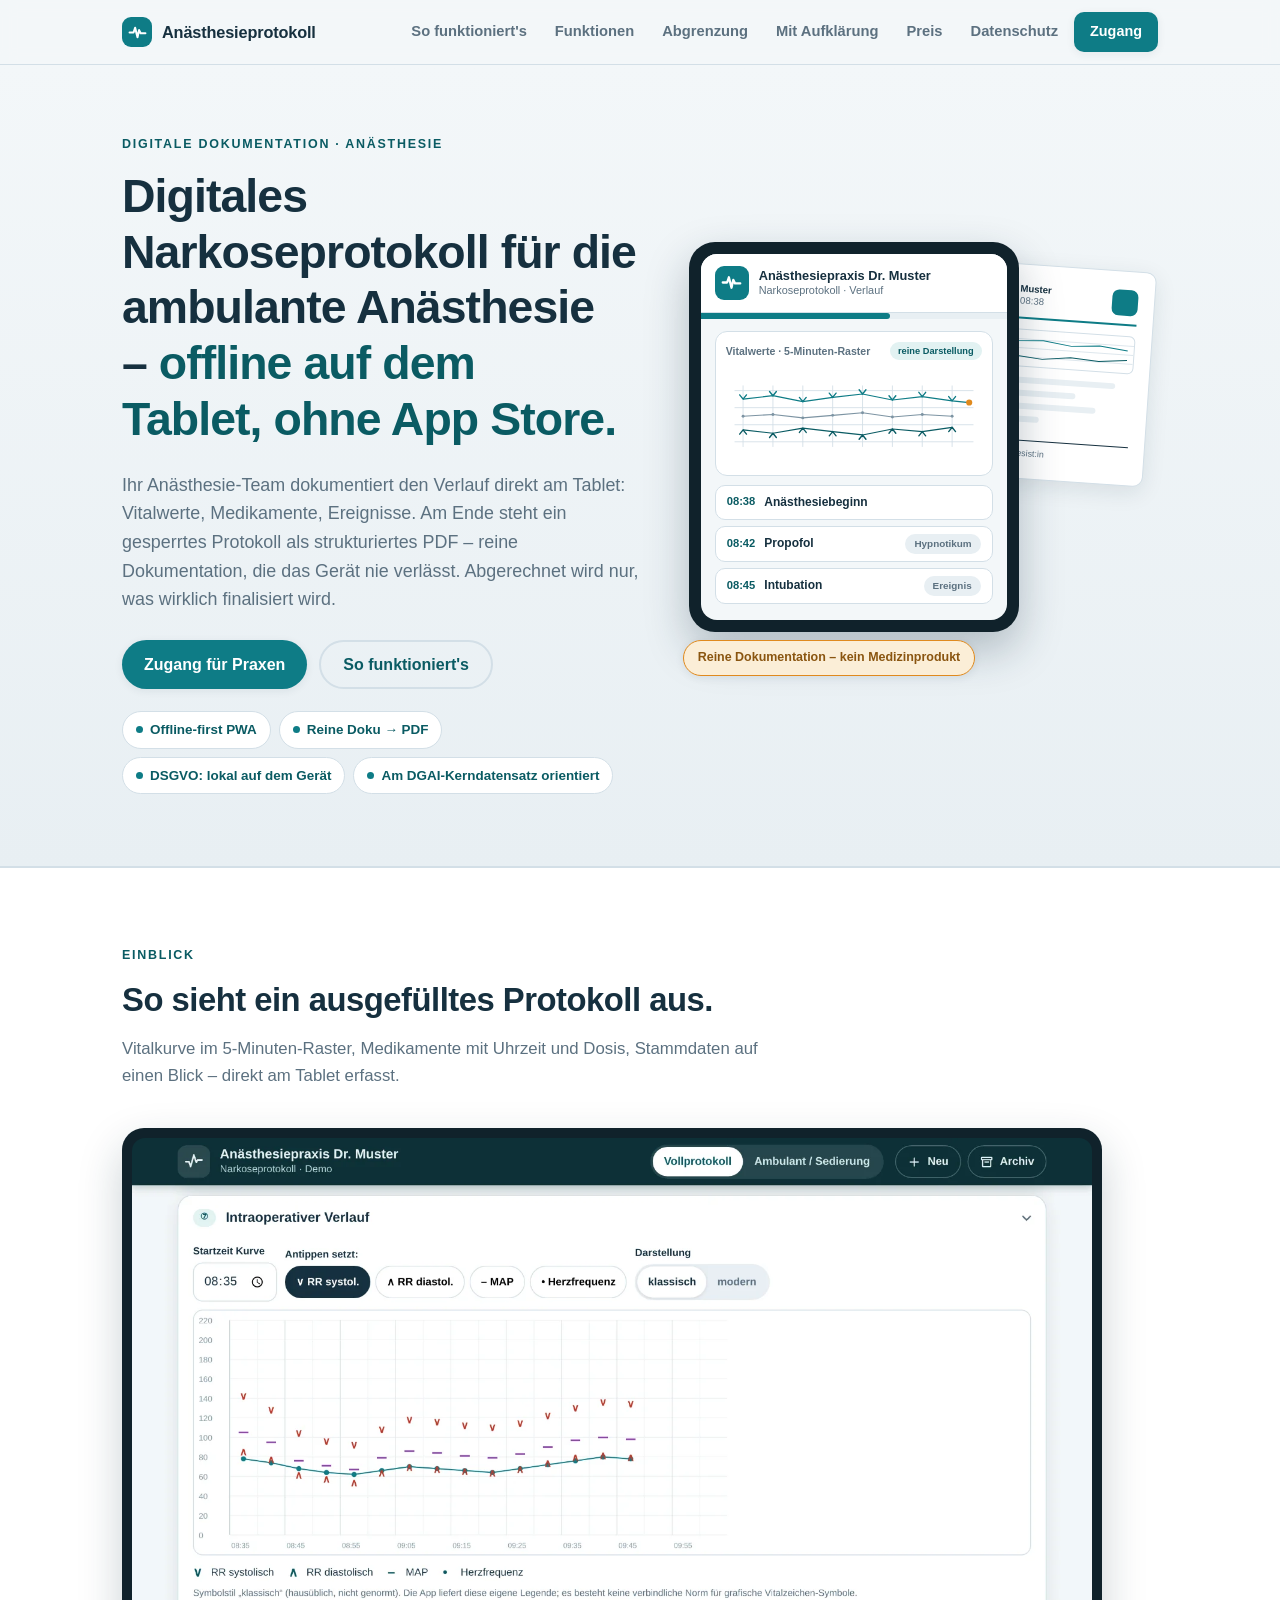
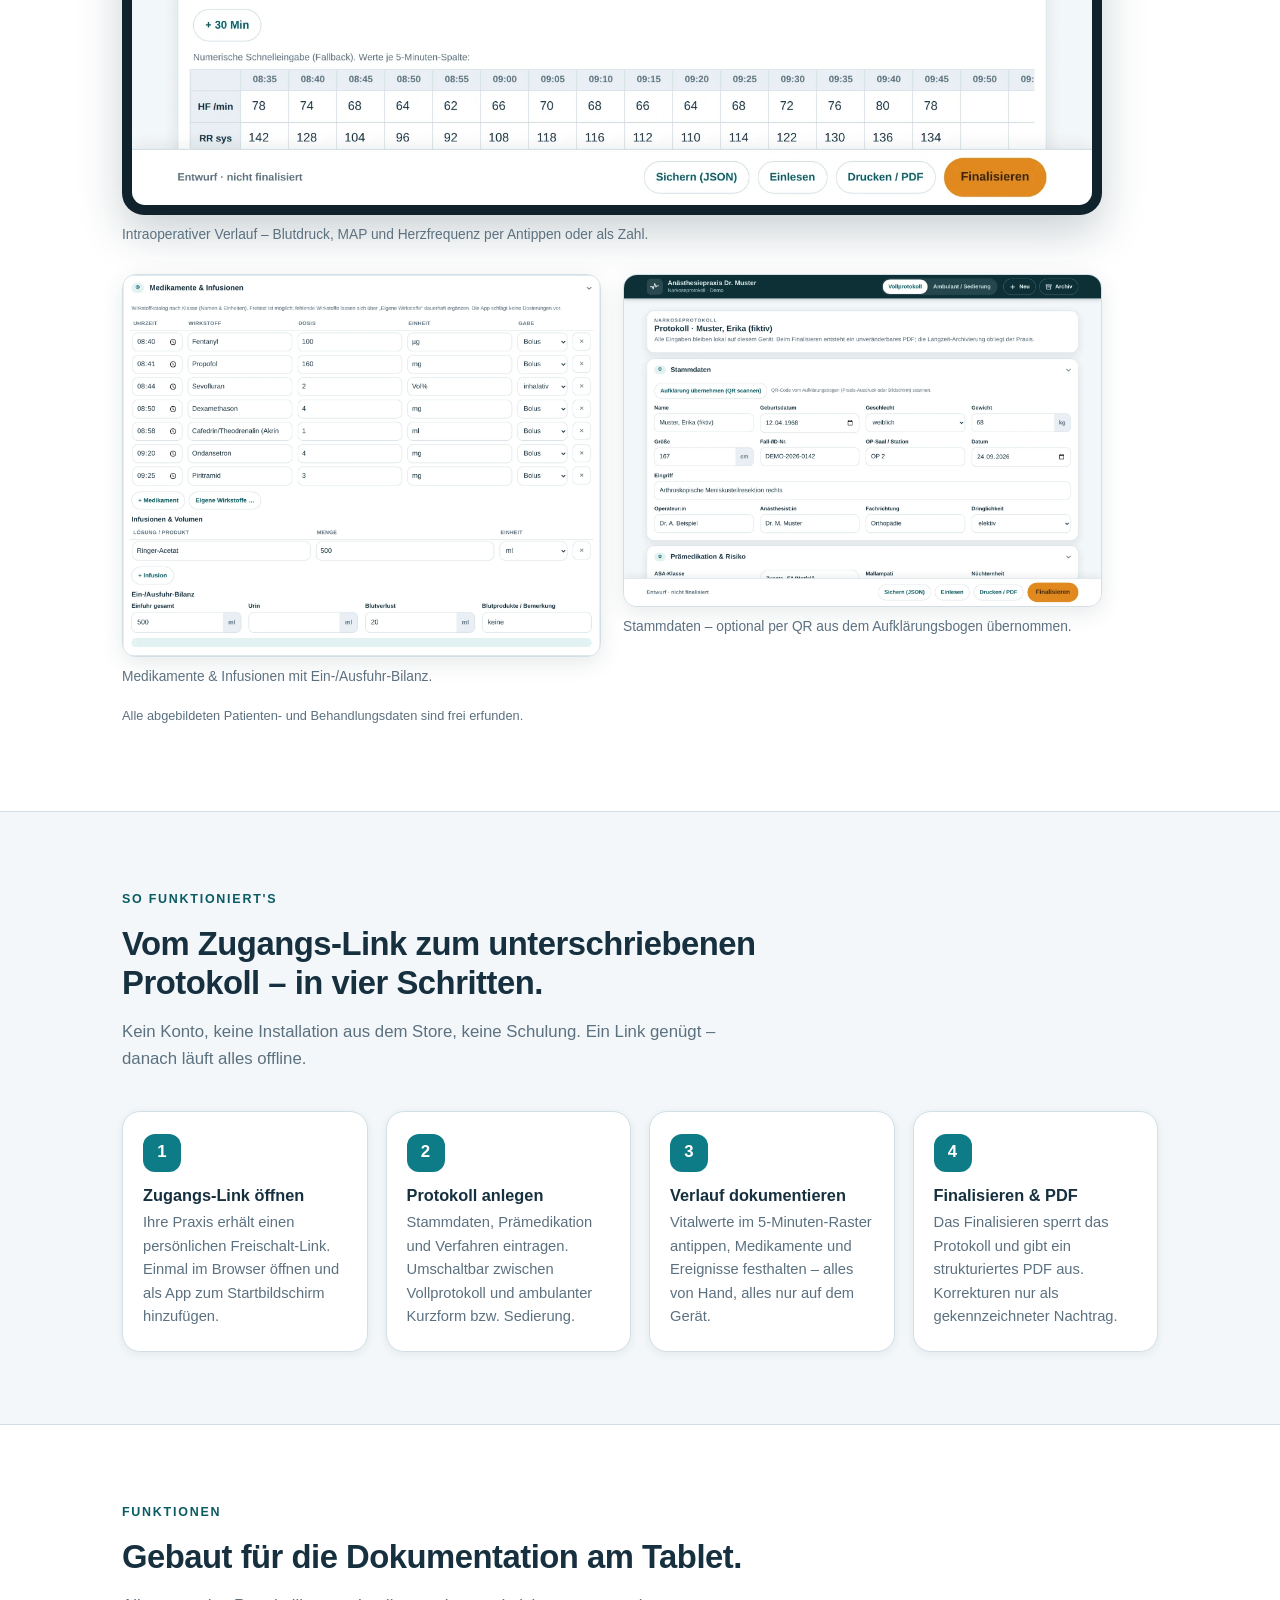
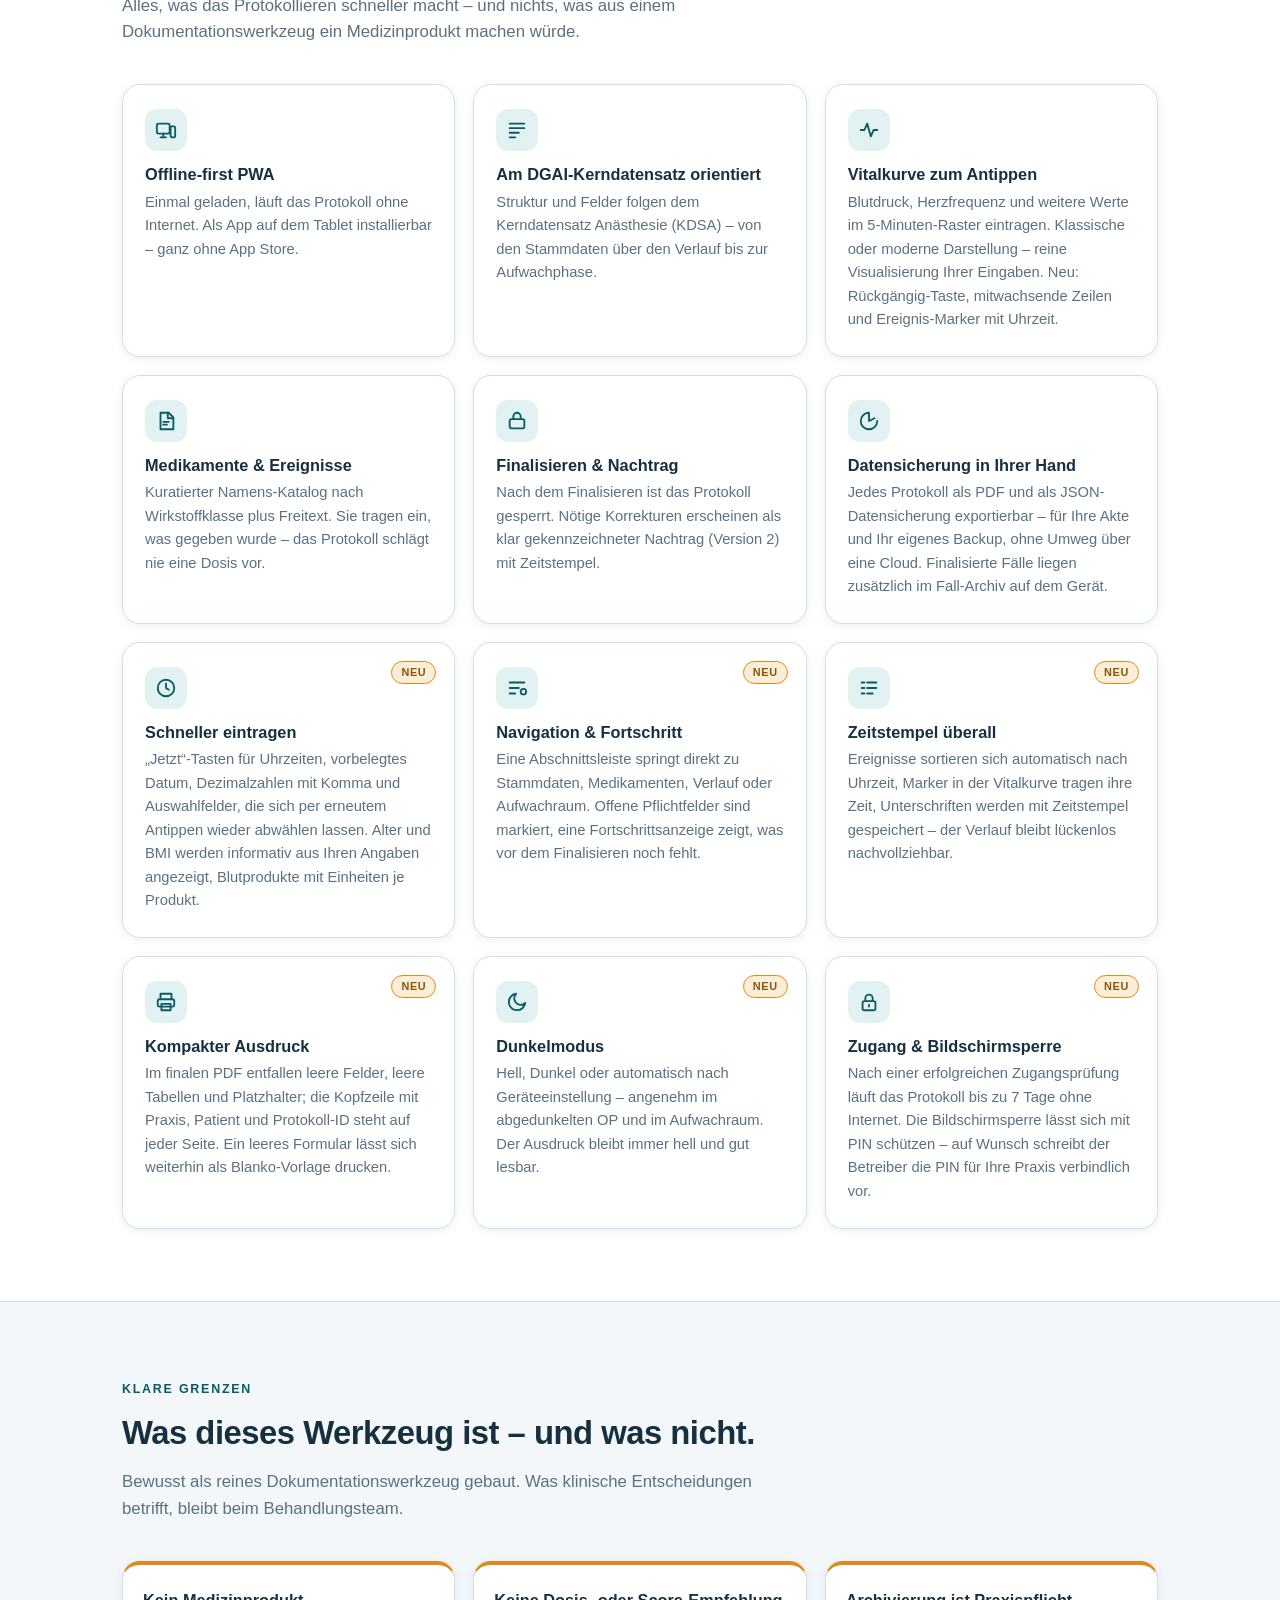
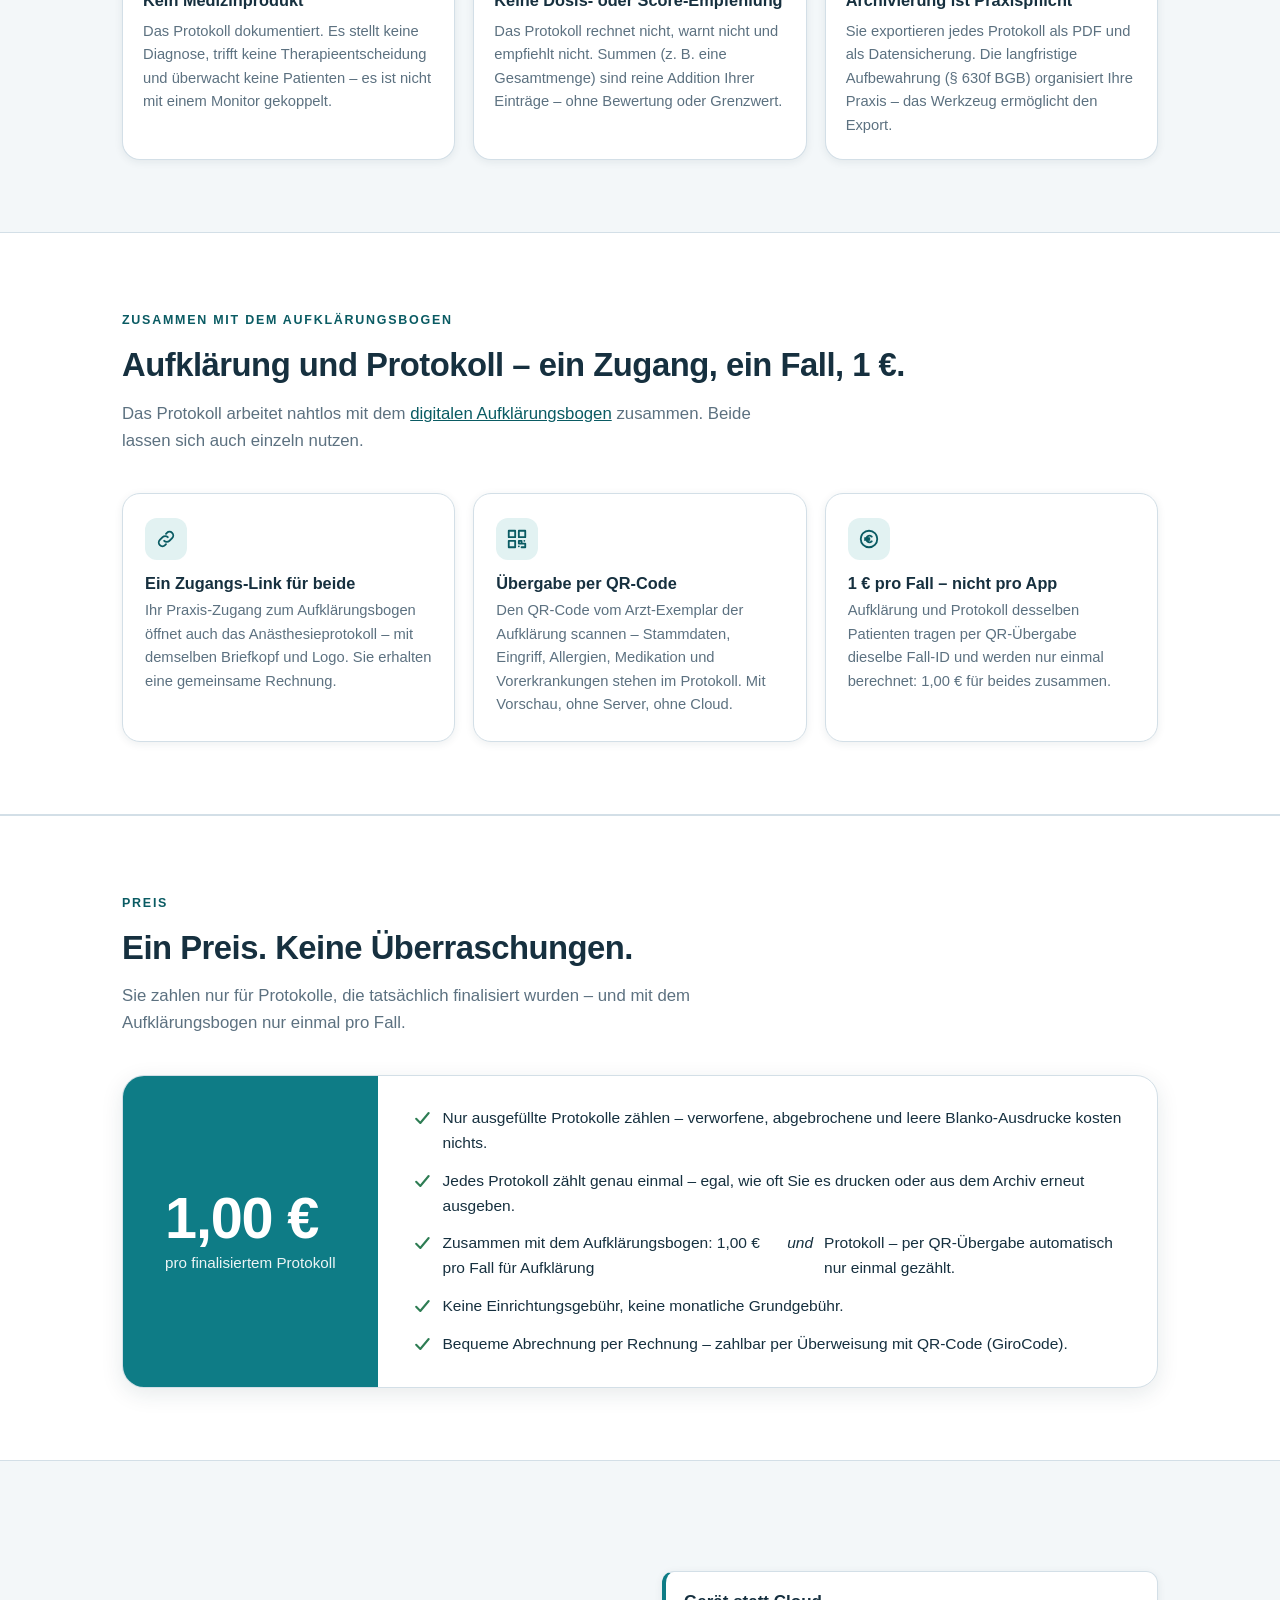
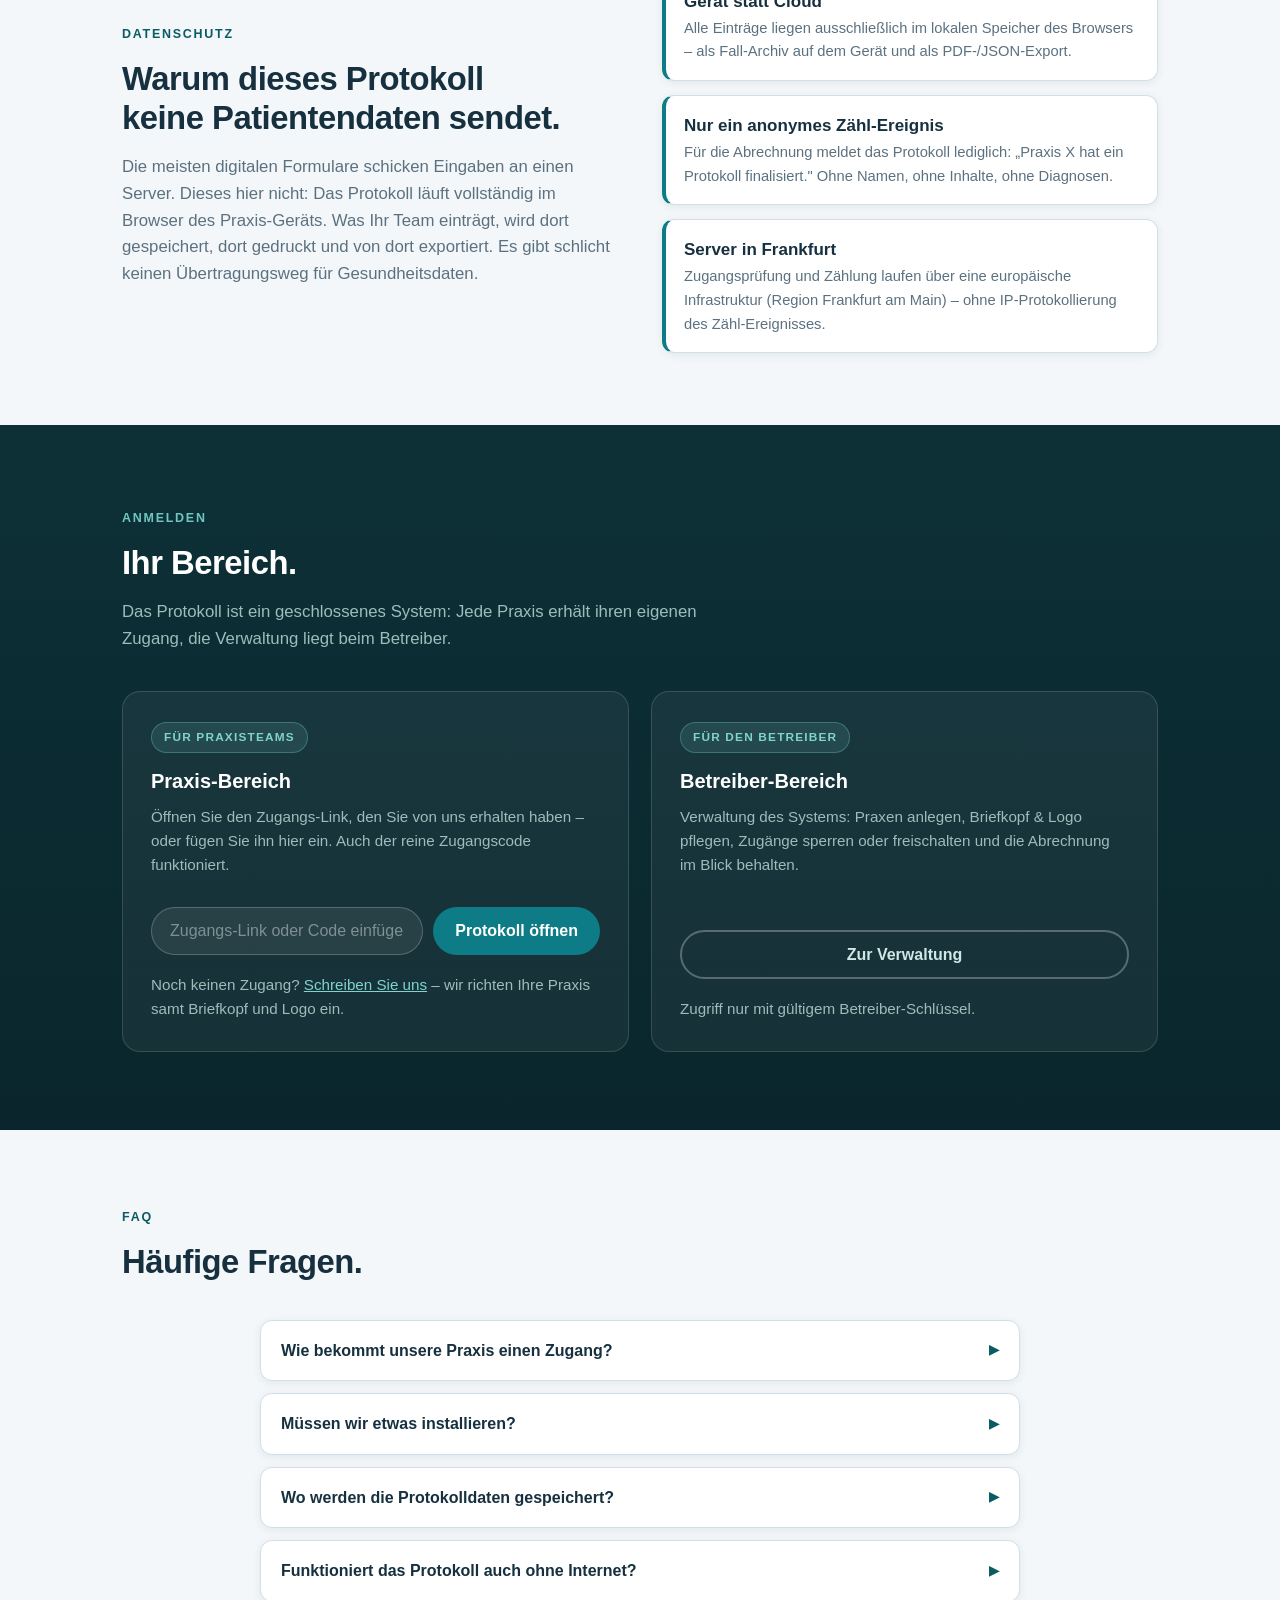
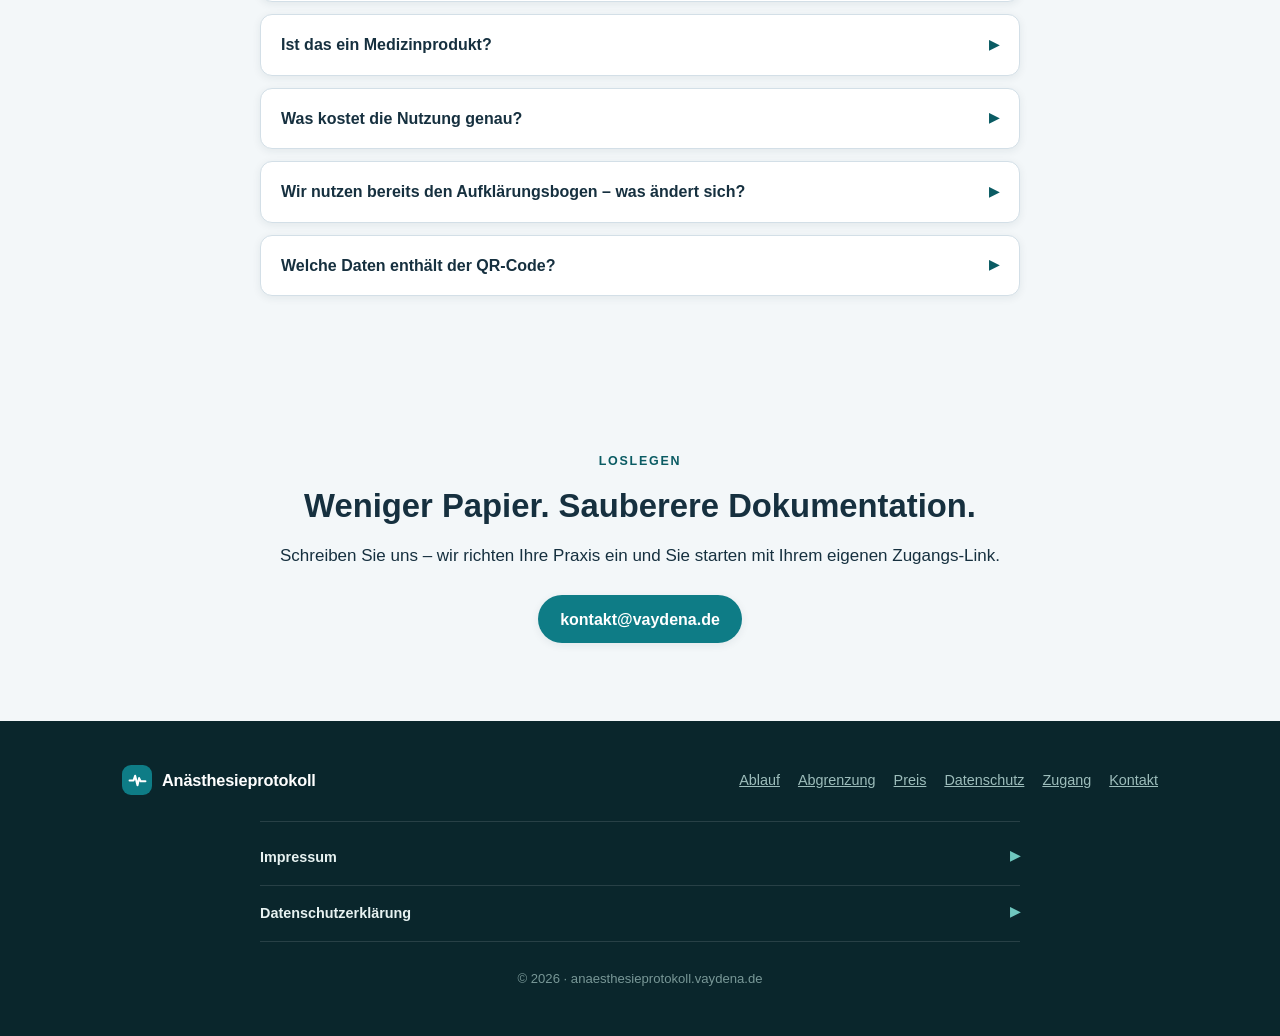
<file: index.html>
<!doctype html>
<html lang="de">
<head>
<script>
/* Alt-/Zugangslinks abfangen: Freischalt-Links zeigen auf /?k=TOKEN.
   Das Protokoll lebt unter /app.html – sofort weiterleiten, bevor etwas rendert. */
(function(){
  try{
    var u = new URL(window.location.href);
    if(u.searchParams.get("k")){
      window.location.replace("app.html" + u.search + u.hash);
    }
  }catch(e){}
})();
</script>
<meta charset="utf-8">
<meta name="viewport" content="width=device-width, initial-scale=1, viewport-fit=cover">
<meta name="theme-color" content="#0e7c86">
<meta name="robots" content="index, follow">
<link rel="canonical" href="https://anaesthesieprotokoll.vaydena.de/">
<title>Digitales Narkoseprotokoll für die ambulante Anästhesie</title>
<meta name="description" content="Narkoseprotokoll auf dem Tablet: offline als installierbare PWA, reine Dokumentation als strukturiertes PDF, DSGVO-konform lokal, am DGAI-Kerndatensatz orientiert. 1,00 € pro finalisiertem Protokoll.">
<meta property="og:title" content="Digitales Narkoseprotokoll für die ambulante Anästhesie">
<meta property="og:description" content="Offline auf dem Tablet, ohne App Store. Reine Dokumentation → PDF. Angaben bleiben auf dem Gerät. 1,00 € je finalisiertem Protokoll.">
<meta property="og:url" content="https://anaesthesieprotokoll.vaydena.de/">
<meta property="og:type" content="website">
<meta property="og:locale" content="de_DE">
<link rel="icon" href="data:image/svg+xml,%3Csvg%20xmlns='http://www.w3.org/2000/svg'%20viewBox='0%200%2064%2064'%3E%3Crect%20width='64'%20height='64'%20rx='14'%20fill='%230e7c86'/%3E%3Cpath%20d='M8%2034H20L26%2034L30%2016L36%2048L40%2030H56'%20fill='none'%20stroke='%23fff'%20stroke-width='5'%20stroke-linecap='round'%20stroke-linejoin='round'/%3E%3C/svg%3E">
<style>
/* =========================================================================
   Landingpage anaesthesieprotokoll.vaydena.de
   Designsprache des Protokolls (Petrol/Amber, weiche Karten, System-Schrift).
   Alles inline, keine externen Schriften/Skripte/Bilder (DSGVO, Tempo).
   ========================================================================= */
:root{
  --bg:#f3f7f9;
  --bg2:#e8eff3;
  --card:#ffffff;
  --ink:#16303f;
  --muted:#5c7180;
  --line:#d3dfe7;
  --primary:#0e7c86;
  --primary-d:#0a5b63;
  --primary-l:#e2f2f2;
  --accent:#e08a1e;
  --accent-l:#fbeed7;
  --ok:#2e7d54;
  --ok-l:#e3f3ea;
  --deep:#0d3037;
  --deep-2:#0a262c;
  --deep-ink:#e7f2f1;
  --deep-muted:#9dbdbb;
  --focus:#1a97a4;
  --radius:18px;
  --radius-s:12px;
  --shadow:0 6px 22px rgba(20,48,63,.10);
  --shadow-s:0 2px 8px rgba(20,48,63,.08);
  --maxw:1080px;
  --font:-apple-system,"Segoe UI",Roboto,"Helvetica Neue",Arial,"Noto Sans",sans-serif;
}
*{box-sizing:border-box}
html,body{margin:0;padding:0}
html{-webkit-text-size-adjust:100%;scroll-behavior:smooth}
@media (prefers-reduced-motion:reduce){
  html{scroll-behavior:auto}
  *,*::before,*::after{animation:none !important;transition:none !important}
}
body{
  font-family:var(--font);
  color:var(--ink);
  background:var(--bg);
  font-size:17px;
  line-height:1.6;
  -webkit-font-smoothing:antialiased;
}
h1,h2,h3{line-height:1.2;margin:0 0 .5em;color:var(--ink);text-wrap:balance}
p{margin:0 0 1em}
a{color:var(--primary-d)}
:focus-visible{outline:3px solid var(--focus);outline-offset:2px;border-radius:6px}
.wrap{max-width:var(--maxw);margin:0 auto;padding:0 22px}
.eyebrow{
  display:inline-block;font-size:.78rem;font-weight:700;letter-spacing:.14em;
  text-transform:uppercase;color:var(--primary-d);margin-bottom:14px;
}
section{scroll-margin-top:84px}

/* ---------- Kopfleiste ---------- */
header.top{
  position:sticky;top:0;z-index:50;
  background:rgba(243,247,249,.92);
  backdrop-filter:blur(8px);
  border-bottom:1px solid var(--line);
}
.topbar{display:flex;align-items:center;gap:22px;min-height:64px}
.brandmark{display:flex;align-items:center;gap:10px;text-decoration:none;color:var(--ink);font-weight:800;font-size:1.02rem;letter-spacing:-.01em}
.brandmark .bm{width:30px;height:30px;border-radius:9px;background:var(--primary);flex:0 0 auto;display:grid;place-items:center}
.brandmark .bm svg{width:19px;height:19px;display:block}
nav.main{margin-left:auto;display:flex;align-items:center;gap:4px}
nav.main a{
  text-decoration:none;color:var(--muted);font-weight:600;font-size:.92rem;
  padding:9px 12px;border-radius:10px;
}
nav.main a:hover{color:var(--ink);background:var(--primary-l)}
.btn{
  display:inline-flex;align-items:center;justify-content:center;gap:8px;
  border:0;cursor:pointer;text-decoration:none;font-family:inherit;
  font-weight:700;font-size:1rem;line-height:1.2;
  padding:13px 22px;min-height:48px;border-radius:999px;
}
.btn.primary{background:var(--primary);color:#fff;box-shadow:var(--shadow-s)}
.btn.primary:hover{background:var(--primary-d)}
.btn.ghost{background:transparent;color:var(--primary-d);border:2px solid var(--line)}
.btn.ghost:hover{border-color:var(--primary);background:var(--primary-l)}
.btn.small{padding:9px 16px;min-height:40px;font-size:.9rem}
@media (max-width:760px){ nav.main a.navlink{display:none} }

/* ---------- Hero ---------- */
.hero{background:linear-gradient(180deg,var(--bg) 0%,var(--bg2) 100%);border-bottom:1px solid var(--line)}
.hero .wrap{
  display:grid;grid-template-columns:minmax(0,1.05fr) minmax(0,.95fr);
  gap:48px;align-items:center;padding-top:64px;padding-bottom:72px;
}
.hero h1{font-size:clamp(1.9rem,4.2vw,2.9rem);font-weight:800;letter-spacing:-.02em}
.hero h1 em{font-style:normal;color:var(--primary-d)}
.hero .lead{font-size:1.12rem;color:var(--muted);max-width:34em}
.hero .cta{display:flex;flex-wrap:wrap;gap:12px;margin:26px 0 22px}
.chips{display:flex;flex-wrap:wrap;gap:8px;padding:0;margin:0;list-style:none}
.chips li{
  font-size:.84rem;font-weight:600;color:var(--primary-d);
  background:var(--card);border:1px solid var(--line);border-radius:999px;
  padding:7px 13px;display:flex;align-items:center;gap:7px;
}
.chips li::before{content:"";width:7px;height:7px;border-radius:50%;background:var(--primary);flex:0 0 auto}
@media (max-width:900px){
  .hero .wrap{grid-template-columns:1fr;gap:40px;padding-top:44px;padding-bottom:56px}
}

/* ---------- Hero-Mockup: Tablet + PDF ---------- */
.mock{position:relative;min-height:440px}
.sheet{
  position:absolute;right:8px;top:22px;width:min(250px,58%);
  background:#fff;border:1px solid var(--line);border-radius:10px;
  box-shadow:var(--shadow);transform:rotate(4deg);padding:18px 16px;
}
.sheet .sh-top{display:flex;justify-content:space-between;align-items:flex-start;gap:8px;border-bottom:2px solid var(--primary);padding-bottom:8px;margin-bottom:10px}
.sheet .sh-logo{width:26px;height:26px;border-radius:7px;background:var(--primary)}
.sheet .sh-name{font-size:.6rem;font-weight:700;line-height:1.3}
.sheet .sh-name span{display:block;font-weight:400;color:var(--muted)}
.sheet .mini{height:38px;border:1px solid var(--line);border-radius:6px;margin:2px 0 10px;overflow:hidden}
.sheet .mini svg{display:block;width:100%;height:100%}
.sheet .ln{height:6px;border-radius:3px;background:var(--bg2);margin:7px 0}
.sheet .ln.w1{width:92%}.sheet .ln.w2{width:74%}.sheet .ln.w3{width:84%}.sheet .ln.w4{width:58%}
.sheet .sig{margin-top:18px;border-top:1px solid var(--ink);padding-top:5px;font-size:.55rem;color:var(--muted)}
.tablet{
  position:absolute;left:0;top:0;width:min(330px,78%);
  background:#10222b;border-radius:26px;padding:12px;
  box-shadow:0 18px 44px rgba(20,48,63,.28);
}
.screen{background:var(--bg);border-radius:16px;overflow:hidden}
.scr-head{background:#fff;border-bottom:1px solid var(--line);padding:12px 14px;display:flex;align-items:center;gap:10px}
.scr-logo{width:34px;height:34px;border-radius:9px;background:var(--primary);display:grid;place-items:center;flex:0 0 auto}
.scr-logo svg{width:21px;height:21px}
.scr-name{font-size:.8rem;font-weight:800;line-height:1.25}
.scr-name span{display:block;font-weight:500;font-size:.68rem;color:var(--muted)}
.scr-prog{height:6px;background:var(--bg2)}
.scr-prog i{display:block;height:100%;width:62%;background:var(--primary);border-radius:0 3px 3px 0}
.scr-body{padding:12px 14px 16px;display:grid;gap:9px}
.vcard{background:#fff;border:1px solid var(--line);border-radius:12px;padding:10px 10px 7px}
.vlabel{font-size:.66rem;font-weight:700;color:var(--muted);display:flex;justify-content:space-between;align-items:center;margin-bottom:5px}
.vlabel span{font-weight:600;color:var(--primary-d);font-size:.58rem;background:var(--primary-l);border-radius:999px;padding:2px 8px}
.vcurve{display:block;width:100%;height:auto}
.tl{display:grid;gap:6px}
.tlrow{display:flex;align-items:center;gap:9px;background:#fff;border:1px solid var(--line);border-radius:10px;padding:7px 11px}
.tlrow .tt{font-size:.7rem;font-weight:700;color:var(--primary-d);font-variant-numeric:tabular-nums;flex:0 0 auto}
.tlrow .te{font-size:.75rem;font-weight:600;color:var(--ink)}
.tlrow .cls{margin-left:auto;font-size:.62rem;font-weight:700;color:var(--muted);background:var(--bg2);border-radius:999px;padding:2px 9px}
.mock .tag{
  position:absolute;left:-6px;bottom:6px;
  background:var(--accent-l);border:1px solid var(--accent);color:#8a5510;
  font-size:.78rem;font-weight:700;border-radius:999px;padding:7px 14px;
  box-shadow:var(--shadow-s);
}
@media (max-width:900px){
  .mock{min-height:400px;max-width:480px;margin:0 auto;width:100%}
}

/* ---------- Einblick: echte Screenshots (fiktive Daten) ---------- */
.shots{display:grid;gap:28px;margin-top:38px;max-width:980px}
.shots figure{margin:0}
.shots .frame{background:#10222b;border-radius:22px;padding:10px;box-shadow:0 18px 44px rgba(20,48,63,.22)}
.shots .frame img{display:block;width:100%;height:auto;border-radius:13px;background:#fff}
.shots .side{display:grid;grid-template-columns:1fr 1fr;gap:22px;align-items:start}
.shots .card img{display:block;width:100%;height:auto;border:1px solid var(--line);border-radius:14px;box-shadow:var(--shadow);background:#fff}
.shots figcaption{font-size:.86rem;color:var(--muted);margin-top:9px}
.shots-note{font-size:.8rem;color:var(--muted);margin-top:18px}
@media (max-width:700px){.shots .side{grid-template-columns:1fr}}

/* ---------- Sektionen ---------- */
.sect{padding:72px 0}
.sect.alt{background:var(--card);border-top:1px solid var(--line);border-bottom:1px solid var(--line)}
.sect h2{font-size:clamp(1.5rem,3vw,2.05rem);font-weight:800;letter-spacing:-.015em}
.sect .sub{color:var(--muted);max-width:38em;font-size:1.05rem}

/* Ablauf */
.steps{display:grid;grid-template-columns:repeat(4,1fr);gap:18px;margin-top:38px;counter-reset:step}
.step{background:var(--card);border:1px solid var(--line);border-radius:var(--radius);padding:22px 20px;box-shadow:var(--shadow-s);position:relative}
.sect.alt .step{background:var(--bg)}
.step::before{
  counter-increment:step;content:counter(step);
  display:grid;place-items:center;width:38px;height:38px;border-radius:12px;
  background:var(--primary);color:#fff;font-weight:800;font-size:1.05rem;margin-bottom:14px;
}
.step h3{font-size:1.02rem;margin-bottom:.35em}
.step p{font-size:.92rem;color:var(--muted);margin:0}
@media (max-width:900px){ .steps{grid-template-columns:repeat(2,1fr)} }
@media (max-width:560px){ .steps{grid-template-columns:1fr} }

/* Funktionen */
.feats{display:grid;grid-template-columns:repeat(3,1fr);gap:18px;margin-top:38px}
.feat{background:var(--card);border:1px solid var(--line);border-radius:var(--radius);padding:24px 22px;box-shadow:var(--shadow-s)}
.feat .ic{width:42px;height:42px;border-radius:12px;background:var(--primary-l);display:grid;place-items:center;margin-bottom:14px}
.feat .ic svg{width:22px;height:22px;stroke:var(--primary-d)}
.feat h3{font-size:1.02rem;margin-bottom:.35em}
.feat p{font-size:.92rem;color:var(--muted);margin:0}
.feat{position:relative}
.feat .new{position:absolute;top:18px;right:18px;font-size:.68rem;font-weight:800;letter-spacing:.06em;text-transform:uppercase;color:#8a5510;background:var(--accent-l);border:1px solid var(--accent);border-radius:999px;padding:2px 9px}
@media (max-width:900px){ .feats{grid-template-columns:repeat(2,1fr)} }
@media (max-width:560px){ .feats{grid-template-columns:1fr} }

/* Grenzen / Abgrenzung (kein Medizinprodukt) */
.limits{display:grid;grid-template-columns:repeat(3,1fr);gap:18px;margin-top:38px}
.limit{background:var(--card);border:1px solid var(--line);border-top:4px solid var(--accent);border-radius:var(--radius);padding:22px 20px;box-shadow:var(--shadow-s)}
.limit b{display:block;margin-bottom:.4em;font-size:1.02rem;color:var(--ink)}
.limit p{margin:0;font-size:.92rem;color:var(--muted)}
@media (max-width:900px){ .limits{grid-template-columns:1fr} }

/* Preis */
.price{
  margin-top:38px;background:var(--card);border:1px solid var(--line);border-radius:22px;
  box-shadow:var(--shadow);display:grid;grid-template-columns:auto 1fr;overflow:hidden;
}
.price .big{
  background:var(--primary);color:#fff;padding:38px 42px;
  display:flex;flex-direction:column;justify-content:center;gap:2px;
}
.price .big b{font-size:clamp(2.6rem,6vw,3.6rem);font-weight:800;letter-spacing:-.02em;font-variant-numeric:tabular-nums;line-height:1.05}
.price .big span{font-size:.95rem;opacity:.92}
.price ul{list-style:none;margin:0;padding:30px 34px;display:grid;gap:13px;align-content:center}
.price li{display:flex;gap:11px;align-items:flex-start;font-size:.97rem}
.price li svg{width:20px;height:20px;flex:0 0 auto;margin-top:2px;stroke:var(--ok)}
@media (max-width:720px){
  .price{grid-template-columns:1fr}
  .price .big{padding:30px 26px}
  .price ul{padding:24px 26px}
}

/* Datenschutz */
.ds{display:grid;grid-template-columns:minmax(0,1fr) minmax(0,1fr);gap:44px;align-items:center;margin-top:38px}
.ds .pts{display:grid;gap:14px}
.ds .pt{background:var(--card);border:1px solid var(--line);border-left:4px solid var(--primary);border-radius:var(--radius-s);padding:16px 18px;box-shadow:var(--shadow-s)}
.sect.alt .ds .pt{background:var(--bg)}
.ds .pt b{display:block;margin-bottom:2px}
.ds .pt p{margin:0;font-size:.92rem;color:var(--muted)}
@media (max-width:860px){ .ds{grid-template-columns:1fr;gap:28px} }

/* ---------- Zugang (Backend-Bereich) ---------- */
.access{background:linear-gradient(180deg,var(--deep) 0%,var(--deep-2) 100%);color:var(--deep-ink);padding:78px 0}
.access .eyebrow{color:#6fc7bf}
.access h2{color:#fff;font-size:clamp(1.5rem,3vw,2.05rem);font-weight:800;letter-spacing:-.015em}
.access .sub{color:var(--deep-muted);max-width:38em;font-size:1.05rem}
.acards{display:grid;grid-template-columns:1fr 1fr;gap:22px;margin-top:38px}
.acard{
  background:rgba(255,255,255,.05);border:1px solid rgba(255,255,255,.14);
  border-radius:var(--radius);padding:30px 28px;display:flex;flex-direction:column;gap:8px;
}
.acard .role{
  align-self:flex-start;font-size:.74rem;font-weight:700;letter-spacing:.1em;text-transform:uppercase;
  background:rgba(111,199,191,.14);color:#7fd4cc;border:1px solid rgba(111,199,191,.35);
  border-radius:999px;padding:5px 12px;margin-bottom:8px;
}
.acard h3{color:#fff;font-size:1.25rem;margin-bottom:.2em}
.acard p{color:var(--deep-muted);font-size:.95rem}
.acard .grow{flex:1}
.keyrow{display:flex;gap:10px;margin-top:6px}
.keyrow input{
  flex:1;min-width:0;font-family:inherit;font-size:1rem;color:#fff;
  background:rgba(255,255,255,.07);border:1.5px solid rgba(255,255,255,.22);
  border-radius:999px;padding:12px 18px;
}
.keyrow input::placeholder{color:rgba(231,242,241,.45)}
.keyrow input:focus{outline:3px solid var(--focus);outline-offset:1px}
.access .btn.primary{background:var(--primary);box-shadow:none}
.access .btn.primary:hover{background:#12939e}
.access .btn.ghost{color:#cfe8e6;border-color:rgba(255,255,255,.28)}
.access .btn.ghost:hover{background:rgba(255,255,255,.08);border-color:rgba(255,255,255,.5)}
.ahint{font-size:.82rem;color:var(--deep-muted);margin:10px 0 0}
.aerr{display:none;font-size:.86rem;font-weight:600;color:#ffb9a8;margin:10px 0 0}
.aerr.show{display:block}
@media (max-width:820px){ .acards{grid-template-columns:1fr} .keyrow{flex-wrap:wrap} .keyrow .btn{flex:1 0 auto} }

/* FAQ */
.faq{max-width:760px;margin:38px auto 0;display:grid;gap:12px}
.faq details{
  background:var(--card);border:1px solid var(--line);border-radius:var(--radius-s);
  box-shadow:var(--shadow-s);padding:0 20px;
}
.faq summary{
  cursor:pointer;list-style:none;display:flex;justify-content:space-between;align-items:center;gap:14px;
  font-weight:700;font-size:1rem;padding:17px 0;
}
.faq summary::-webkit-details-marker{display:none}
.faq summary .chev{flex:0 0 auto;transition:transform .2s;color:var(--primary-d);font-size:.8rem}
.faq details[open] summary .chev{transform:rotate(90deg)}
.faq details p{color:var(--muted);font-size:.95rem;margin:0;padding:0 0 18px}

/* Abschluss-CTA */
.final{padding:78px 0;text-align:center}
.final h2{font-size:clamp(1.5rem,3vw,2.05rem)}
.final .sub{margin:0 auto 26px}

/* ---------- Fusszeile ---------- */
footer{background:var(--deep-2);color:var(--deep-muted);padding:44px 0 34px;font-size:.9rem}
footer .frow{display:flex;flex-wrap:wrap;gap:18px;align-items:center;justify-content:space-between}
footer .brandmark{color:#fff}
footer nav{display:flex;flex-wrap:wrap;gap:4px 18px}
footer a{color:var(--deep-muted)}
footer a:hover{color:#fff}
.legal{max-width:760px;margin:26px auto 0;border-top:1px solid rgba(255,255,255,.12);padding-top:8px}
.legal details{padding:10px 0;border-bottom:1px solid rgba(255,255,255,.12)}
.legal summary{cursor:pointer;font-weight:700;color:var(--deep-ink);padding:6px 0;list-style:none;display:flex;justify-content:space-between;gap:12px}
.legal summary::-webkit-details-marker{display:none}
.legal summary .chev{color:#6fc7bf;font-size:.8rem}
.legal p{font-size:.85rem;margin:.5em 0}
.copy{text-align:center;margin-top:26px;font-size:.82rem;color:rgba(157,189,187,.75)}
</style>
</head>
<body>

<header class="top">
  <div class="wrap topbar">
    <a class="brandmark" href="#" aria-label="Zum Seitenanfang">
      <span class="bm" aria-hidden="true"><svg viewBox="0 0 24 24" fill="none" stroke="#fff" stroke-width="2.6" stroke-linecap="round" stroke-linejoin="round"><path d="M2 12H7L9 6L12 18L14 9L16 13H22"/></svg></span>
      Anästhesieprotokoll
    </a>
    <nav class="main" aria-label="Hauptnavigation">
      <a class="navlink" href="#ablauf">So funktioniert's</a>
      <a class="navlink" href="#funktionen">Funktionen</a>
      <a class="navlink" href="#grenzen">Abgrenzung</a>
      <a class="navlink" href="#aufklaerung">Mit Aufklärung</a>
      <a class="navlink" href="#preis">Preis</a>
      <a class="navlink" href="#datenschutz">Datenschutz</a>
      <a class="btn primary small" href="#zugang">Zugang</a>
    </nav>
  </div>
</header>

<main>

<!-- ================= HERO ================= -->
<section class="hero" aria-label="Einführung">
  <div class="wrap">
    <div>
      <span class="eyebrow">Digitale Dokumentation · Anästhesie</span>
      <h1>Digitales Narkoseprotokoll für die ambulante Anästhesie – <em>offline auf dem Tablet, ohne App&nbsp;Store.</em></h1>
      <p class="lead">Ihr Anästhesie-Team dokumentiert den Verlauf direkt am Tablet: Vitalwerte, Medikamente, Ereignisse. Am Ende steht ein gesperrtes Protokoll als strukturiertes PDF – reine Dokumentation, die das Gerät nie verlässt. Abgerechnet wird nur, was wirklich finalisiert wird.</p>
      <div class="cta">
        <a class="btn primary" href="#zugang">Zugang für Praxen</a>
        <a class="btn ghost" href="#ablauf">So funktioniert's</a>
      </div>
      <ul class="chips">
        <li>Offline-first PWA</li>
        <li>Reine Doku → PDF</li>
        <li>DSGVO: lokal auf dem Gerät</li>
        <li>Am DGAI-Kerndatensatz orientiert</li>
      </ul>
    </div>
    <div class="mock" aria-hidden="true">
      <div class="sheet">
        <div class="sh-top">
          <div class="sh-name">Anästhesiepraxis Dr. Muster<span>Narkoseprotokoll · Fall 08:38</span></div>
          <div class="sh-logo"></div>
        </div>
        <div class="mini">
          <svg viewBox="0 0 250 60" preserveAspectRatio="none" xmlns="http://www.w3.org/2000/svg">
            <g stroke="#d3dfe7" stroke-width="1">
              <line x1="0" y1="15" x2="250" y2="15"/><line x1="0" y1="30" x2="250" y2="30"/><line x1="0" y1="45" x2="250" y2="45"/>
            </g>
            <polyline points="12,22 45,18 78,24 111,19 144,16 177,22 210,18 243,23" fill="none" stroke="#0e7c86" stroke-width="1.6"/>
            <polyline points="12,42 45,45 78,40 111,43 144,47 177,41 210,44 243,39" fill="none" stroke="#0a5b63" stroke-width="1.6"/>
          </svg>
        </div>
        <div class="ln w1"></div><div class="ln w2"></div><div class="ln w3"></div><div class="ln w4"></div>
        <div class="sig">Datum, Unterschrift Anästhesist:in</div>
      </div>
      <div class="tablet">
        <div class="screen">
          <div class="scr-head">
            <div class="scr-logo"><svg viewBox="0 0 24 24" fill="none" stroke="#fff" stroke-width="2.6" stroke-linecap="round" stroke-linejoin="round"><path d="M2 12H7L9 6L12 18L14 9L16 13H22"/></svg></div>
            <div class="scr-name">Anästhesiepraxis Dr. Muster<span>Narkoseprotokoll · Verlauf</span></div>
          </div>
          <div class="scr-prog"><i></i></div>
          <div class="scr-body">
            <div class="vcard">
              <div class="vlabel">Vitalwerte · 5-Minuten-Raster <span>reine Darstellung</span></div>
              <svg class="vcurve" viewBox="0 0 300 120" xmlns="http://www.w3.org/2000/svg">
                <!-- Raster -->
                <g stroke="var(--line)" stroke-width="1">
                  <line x1="10" y1="30" x2="290" y2="30"/>
                  <line x1="10" y1="50" x2="290" y2="50"/>
                  <line x1="10" y1="70" x2="290" y2="70"/>
                  <line x1="10" y1="90" x2="290" y2="90"/>
                  <line x1="20" y1="24" x2="20" y2="96"/>
                  <line x1="55" y1="24" x2="55" y2="96"/>
                  <line x1="90" y1="24" x2="90" y2="96"/>
                  <line x1="125" y1="24" x2="125" y2="96"/>
                  <line x1="160" y1="24" x2="160" y2="96"/>
                  <line x1="195" y1="24" x2="195" y2="96"/>
                  <line x1="230" y1="24" x2="230" y2="96"/>
                  <line x1="265" y1="24" x2="265" y2="96"/>
                </g>
                <!-- Herzfrequenz (Punkte) -->
                <polyline points="20,60 55,58 90,62 125,59 160,56 195,61 230,58 265,60" fill="none" stroke="#7d94a3" stroke-width="1.3"/>
                <g fill="#7d94a3">
                  <circle cx="20" cy="60" r="1.7"/><circle cx="55" cy="58" r="1.7"/><circle cx="90" cy="62" r="1.7"/><circle cx="125" cy="59" r="1.7"/><circle cx="160" cy="56" r="1.7"/><circle cx="195" cy="61" r="1.7"/><circle cx="230" cy="58" r="1.7"/><circle cx="265" cy="60" r="1.7"/>
                </g>
                <!-- Systole (∨) -->
                <polyline points="20,40 55,36 90,43 125,38 160,34 195,41 230,37 265,42 285,44" fill="none" stroke="var(--primary)" stroke-width="1.4"/>
                <g fill="none" stroke="var(--primary)" stroke-width="1.6" stroke-linecap="round" stroke-linejoin="round">
                  <path d="M16 35L20 40L24 35"/><path d="M51 31L55 36L59 31"/><path d="M86 38L90 43L94 38"/><path d="M121 33L125 38L129 33"/><path d="M156 29L160 34L164 29"/><path d="M191 36L195 41L199 36"/><path d="M226 32L230 37L234 32"/><path d="M261 37L265 42L269 37"/>
                </g>
                <!-- Diastole (∧) -->
                <polyline points="20,76 55,80 90,74 125,78 160,82 195,75 230,78 265,73" fill="none" stroke="var(--primary-d)" stroke-width="1.4"/>
                <g fill="none" stroke="var(--primary-d)" stroke-width="1.6" stroke-linecap="round" stroke-linejoin="round">
                  <path d="M16 81L20 76L24 81"/><path d="M51 85L55 80L59 85"/><path d="M86 79L90 74L94 79"/><path d="M121 83L125 78L129 83"/><path d="M156 87L160 82L164 87"/><path d="M191 80L195 75L199 80"/><path d="M226 83L230 78L234 83"/><path d="M261 78L265 73L269 78"/>
                </g>
                <!-- „live"-Cursor -->
                <circle cx="285" cy="44" r="3.6" fill="var(--accent)"/>
              </svg>
            </div>
            <div class="tl">
              <div class="tlrow"><span class="tt">08:38</span><span class="te">Anästhesiebeginn</span></div>
              <div class="tlrow"><span class="tt">08:42</span><span class="te">Propofol</span><span class="cls">Hypnotikum</span></div>
              <div class="tlrow"><span class="tt">08:45</span><span class="te">Intubation</span><span class="cls">Ereignis</span></div>
            </div>
          </div>
        </div>
      </div>
      <div class="tag">Reine Dokumentation – kein Medizinprodukt</div>
    </div>
  </div>
</section>

<!-- ================= EINBLICK ================= -->
<section class="sect alt" id="einblick" aria-label="Einblick in die Anwendung">
  <div class="wrap">
    <span class="eyebrow">Einblick</span>
    <h2>So sieht ein ausgefülltes Protokoll aus.</h2>
    <p class="sub">Vitalkurve im 5-Minuten-Raster, Medikamente mit Uhrzeit und Dosis, Stammdaten auf einen Blick – direkt am Tablet erfasst.</p>
    <div class="shots">
      <figure>
        <div class="frame"><img src="assets/screenshots/protokoll-verlauf-tablet.webp" width="1600" height="1112" loading="lazy" decoding="async" alt="Intraoperativer Verlauf: Vitalkurve mit RR systolisch/diastolisch, MAP und Herzfrequenz sowie numerische Werte je 5-Minuten-Spalte"></div>
        <figcaption>Intraoperativer Verlauf – Blutdruck, MAP und Herzfrequenz per Antippen oder als Zahl.</figcaption>
      </figure>
      <div class="side">
        <figure class="card">
          <img src="assets/screenshots/protokoll-medikamente.webp" width="1600" height="1278" loading="lazy" decoding="async" alt="Medikamente und Infusionen mit Uhrzeit, Wirkstoff, Dosis, Einheit und Gabeart">
          <figcaption>Medikamente &amp; Infusionen mit Ein-/Ausfuhr-Bilanz.</figcaption>
        </figure>
        <figure class="card">
          <img src="assets/screenshots/protokoll-uebersicht.webp" width="1600" height="1112" loading="lazy" decoding="async" alt="Stammdaten eines Protokolls mit Name, Geburtsdatum, Eingriff und Operateur">
          <figcaption>Stammdaten – optional per QR aus dem Aufklärungsbogen übernommen.</figcaption>
        </figure>
      </div>
    </div>
    <p class="shots-note">Alle abgebildeten Patienten- und Behandlungsdaten sind frei erfunden.</p>
  </div>
</section>

<!-- ================= ABLAUF ================= -->
<section class="sect" id="ablauf" aria-label="Ablauf">
  <div class="wrap">
    <span class="eyebrow">So funktioniert's</span>
    <h2>Vom Zugangs-Link zum unterschriebenen Protokoll – in vier Schritten.</h2>
    <p class="sub">Kein Konto, keine Installation aus dem Store, keine Schulung. Ein Link genügt – danach läuft alles offline.</p>
    <div class="steps">
      <div class="step">
        <h3>Zugangs-Link öffnen</h3>
        <p>Ihre Praxis erhält einen persönlichen Freischalt-Link. Einmal im Browser öffnen und als App zum Startbildschirm hinzufügen.</p>
      </div>
      <div class="step">
        <h3>Protokoll anlegen</h3>
        <p>Stammdaten, Prämedikation und Verfahren eintragen. Umschaltbar zwischen Vollprotokoll und ambulanter Kurzform bzw. Sedierung.</p>
      </div>
      <div class="step">
        <h3>Verlauf dokumentieren</h3>
        <p>Vitalwerte im 5-Minuten-Raster antippen, Medikamente und Ereignisse festhalten – alles von Hand, alles nur auf dem Gerät.</p>
      </div>
      <div class="step">
        <h3>Finalisieren &amp; PDF</h3>
        <p>Das Finalisieren sperrt das Protokoll und gibt ein strukturiertes PDF aus. Korrekturen nur als gekennzeichneter Nachtrag.</p>
      </div>
    </div>
  </div>
</section>

<!-- ================= FUNKTIONEN ================= -->
<section class="sect alt" id="funktionen" aria-label="Funktionen">
  <div class="wrap">
    <span class="eyebrow">Funktionen</span>
    <h2>Gebaut für die Dokumentation am Tablet.</h2>
    <p class="sub">Alles, was das Protokollieren schneller macht – und nichts, was aus einem Dokumentationswerkzeug ein Medizinprodukt machen würde.</p>
    <div class="feats">
      <div class="feat">
        <div class="ic"><svg viewBox="0 0 24 24" fill="none" stroke-width="2" stroke-linecap="round" stroke-linejoin="round"><rect x="2" y="5" width="14" height="11" rx="2"/><path d="M6 20h6M9 16v4"/><rect x="17" y="8" width="5" height="12" rx="1.5"/></svg></div>
        <h3>Offline-first PWA</h3>
        <p>Einmal geladen, läuft das Protokoll ohne Internet. Als App auf dem Tablet installierbar – ganz ohne App Store.</p>
      </div>
      <div class="feat">
        <div class="ic"><svg viewBox="0 0 24 24" fill="none" stroke-width="2" stroke-linecap="round" stroke-linejoin="round"><path d="M4 5h16M4 10h16M4 15h10M4 20h6"/></svg></div>
        <h3>Am DGAI-Kerndatensatz orientiert</h3>
        <p>Struktur und Felder folgen dem Kerndatensatz Anästhesie (KDSA) – von den Stammdaten über den Verlauf bis zur Aufwachphase.</p>
      </div>
      <div class="feat">
        <div class="ic"><svg viewBox="0 0 24 24" fill="none" stroke-width="2" stroke-linecap="round" stroke-linejoin="round"><path d="M3 12h4l3-7 4 14 3-7h4"/></svg></div>
        <h3>Vitalkurve zum Antippen</h3>
        <p>Blutdruck, Herzfrequenz und weitere Werte im 5-Minuten-Raster eintragen. Klassische oder moderne Darstellung – reine Visualisierung Ihrer Eingaben. Neu: Rückgängig-Taste, mitwachsende Zeilen und Ereignis-Marker mit Uhrzeit.</p>
      </div>
      <div class="feat">
        <div class="ic"><svg viewBox="0 0 24 24" fill="none" stroke-width="2" stroke-linecap="round" stroke-linejoin="round"><path d="M6 3h9l5 5v13H6z"/><path d="M14 3v6h6M9 13h6M9 16h4"/></svg></div>
        <h3>Medikamente &amp; Ereignisse</h3>
        <p>Kuratierter Namens-Katalog nach Wirkstoffklasse plus Freitext. Sie tragen ein, was gegeben wurde – das Protokoll schlägt nie eine Dosis vor.</p>
      </div>
      <div class="feat">
        <div class="ic"><svg viewBox="0 0 24 24" fill="none" stroke-width="2" stroke-linecap="round" stroke-linejoin="round"><rect x="4" y="10" width="16" height="10" rx="2"/><path d="M8 10V7a4 4 0 0 1 8 0v3"/></svg></div>
        <h3>Finalisieren &amp; Nachtrag</h3>
        <p>Nach dem Finalisieren ist das Protokoll gesperrt. Nötige Korrekturen erscheinen als klar gekennzeichneter Nachtrag (Version 2) mit Zeitstempel.</p>
      </div>
      <div class="feat">
        <div class="ic"><svg viewBox="0 0 24 24" fill="none" stroke-width="2" stroke-linecap="round" stroke-linejoin="round"><path d="M12 3a9 9 0 1 0 9 9M12 3v9l6-3"/></svg></div>
        <h3>Datensicherung in Ihrer Hand</h3>
        <p>Jedes Protokoll als PDF und als JSON-Datensicherung exportierbar – für Ihre Akte und Ihr eigenes Backup, ohne Umweg über eine Cloud. Finalisierte Fälle liegen zusätzlich im Fall-Archiv auf dem Gerät.</p>
      </div>
      <div class="feat">
        <span class="new">Neu</span>
        <div class="ic"><svg viewBox="0 0 24 24" fill="none" stroke-width="2" stroke-linecap="round" stroke-linejoin="round"><path d="M12 7v5l3 2"/><circle cx="12" cy="12" r="9"/></svg></div>
        <h3>Schneller eintragen</h3>
        <p>„Jetzt“-Tasten für Uhrzeiten, vorbelegtes Datum, Dezimalzahlen mit Komma und Auswahlfelder, die sich per erneutem Antippen wieder abwählen lassen. Alter und BMI werden informativ aus Ihren Angaben angezeigt, Blutprodukte mit Einheiten je Produkt.</p>
      </div>
      <div class="feat">
        <span class="new">Neu</span>
        <div class="ic"><svg viewBox="0 0 24 24" fill="none" stroke-width="2" stroke-linecap="round" stroke-linejoin="round"><path d="M4 6h16M4 12h10M4 18h6"/><circle cx="19" cy="16" r="3"/></svg></div>
        <h3>Navigation &amp; Fortschritt</h3>
        <p>Eine Abschnittsleiste springt direkt zu Stammdaten, Medikamenten, Verlauf oder Aufwachraum. Offene Pflichtfelder sind markiert, eine Fortschrittsanzeige zeigt, was vor dem Finalisieren noch fehlt.</p>
      </div>
      <div class="feat">
        <span class="new">Neu</span>
        <div class="ic"><svg viewBox="0 0 24 24" fill="none" stroke-width="2" stroke-linecap="round" stroke-linejoin="round"><path d="M4 6h3M4 12h3M4 18h3"/><path d="M10 6h10M10 12h10M10 18h6"/></svg></div>
        <h3>Zeitstempel überall</h3>
        <p>Ereignisse sortieren sich automatisch nach Uhrzeit, Marker in der Vitalkurve tragen ihre Zeit, Unterschriften werden mit Zeitstempel gespeichert – der Verlauf bleibt lückenlos nachvollziehbar.</p>
      </div>
      <div class="feat">
        <span class="new">Neu</span>
        <div class="ic"><svg viewBox="0 0 24 24" fill="none" stroke-width="2" stroke-linecap="round" stroke-linejoin="round"><path d="M6 9V3h12v6"/><rect x="3" y="9" width="18" height="8" rx="2"/><path d="M7 14h10v7H7z"/></svg></div>
        <h3>Kompakter Ausdruck</h3>
        <p>Im finalen PDF entfallen leere Felder, leere Tabellen und Platzhalter; die Kopfzeile mit Praxis, Patient und Protokoll-ID steht auf jeder Seite. Ein leeres Formular lässt sich weiterhin als Blanko-Vorlage drucken.</p>
      </div>
      <div class="feat">
        <span class="new">Neu</span>
        <div class="ic"><svg viewBox="0 0 24 24" fill="none" stroke-width="2" stroke-linecap="round" stroke-linejoin="round"><path d="M21 13A9 9 0 1 1 11 3a7 7 0 0 0 10 10z"/></svg></div>
        <h3>Dunkelmodus</h3>
        <p>Hell, Dunkel oder automatisch nach Geräteeinstellung – angenehm im abgedunkelten OP und im Aufwachraum. Der Ausdruck bleibt immer hell und gut lesbar.</p>
      </div>
      <div class="feat">
        <span class="new">Neu</span>
        <div class="ic"><svg viewBox="0 0 24 24" fill="none" stroke-width="2" stroke-linecap="round" stroke-linejoin="round"><rect x="5" y="11" width="14" height="10" rx="2"/><path d="M8 11V8a4 4 0 0 1 8 0v3M12 15v2"/></svg></div>
        <h3>Zugang &amp; Bildschirmsperre</h3>
        <p>Nach einer erfolgreichen Zugangsprüfung läuft das Protokoll bis zu 7 Tage ohne Internet. Die Bildschirmsperre lässt sich mit PIN schützen – auf Wunsch schreibt der Betreiber die PIN für Ihre Praxis verbindlich vor.</p>
      </div>
    </div>
  </div>
</section>

<!-- ================= ABGRENZUNG / GRENZEN ================= -->
<section class="sect" id="grenzen" aria-label="Abgrenzung">
  <div class="wrap">
    <span class="eyebrow">Klare Grenzen</span>
    <h2>Was dieses Werkzeug ist – und was nicht.</h2>
    <p class="sub">Bewusst als reines Dokumentationswerkzeug gebaut. Was klinische Entscheidungen betrifft, bleibt beim Behandlungsteam.</p>
    <div class="limits">
      <div class="limit">
        <b>Kein Medizinprodukt</b>
        <p>Das Protokoll dokumentiert. Es stellt keine Diagnose, trifft keine Therapieentscheidung und überwacht keine Patienten – es ist nicht mit einem Monitor gekoppelt.</p>
      </div>
      <div class="limit">
        <b>Keine Dosis- oder Score-Empfehlung</b>
        <p>Das Protokoll rechnet nicht, warnt nicht und empfiehlt nicht. Summen (z.&nbsp;B. eine Gesamtmenge) sind reine Addition Ihrer Einträge – ohne Bewertung oder Grenzwert.</p>
      </div>
      <div class="limit">
        <b>Archivierung ist Praxispflicht</b>
        <p>Sie exportieren jedes Protokoll als PDF und als Datensicherung. Die langfristige Aufbewahrung (§&nbsp;630f BGB) organisiert Ihre Praxis – das Werkzeug ermöglicht den Export.</p>
      </div>
    </div>
  </div>
</section>

<!-- ================= KOMBINATION AUFKLAERUNGSBOGEN ================= -->
<section class="sect alt" id="aufklaerung" aria-label="Zusammen mit dem Aufklärungsbogen">
  <div class="wrap">
    <span class="eyebrow">Zusammen mit dem Aufklärungsbogen</span>
    <h2>Aufklärung und Protokoll – ein Zugang, ein Fall, 1&nbsp;€.</h2>
    <p class="sub">Das Protokoll arbeitet nahtlos mit dem <a href="https://aufklaerungsbogen.vaydena.de/">digitalen Aufklärungsbogen</a> zusammen. Beide lassen sich auch einzeln nutzen.</p>
    <div class="feats">
      <div class="feat">
        <div class="ic"><svg viewBox="0 0 24 24" fill="none" stroke-width="2" stroke-linecap="round" stroke-linejoin="round"><path d="M10 14a4 4 0 0 0 5.7 0l3-3a4 4 0 0 0-5.7-5.7l-1 1"/><path d="M14 10a4 4 0 0 0-5.7 0l-3 3a4 4 0 0 0 5.7 5.7l1-1"/></svg></div>
        <h3>Ein Zugangs-Link für beide</h3>
        <p>Ihr Praxis-Zugang zum Aufklärungsbogen öffnet auch das Anästhesieprotokoll – mit demselben Briefkopf und Logo. Sie erhalten eine gemeinsame Rechnung.</p>
      </div>
      <div class="feat">
        <div class="ic"><svg viewBox="0 0 24 24" fill="none" stroke-width="2" stroke-linecap="round" stroke-linejoin="round"><rect x="3" y="3" width="7" height="7"/><rect x="14" y="3" width="7" height="7"/><rect x="3" y="14" width="7" height="7"/><path d="M14 14h3v3h-3zM20 14v.01M14 20h.01M17 17h4v4h-4"/></svg></div>
        <h3>Übergabe per QR-Code</h3>
        <p>Den QR-Code vom Arzt-Exemplar der Aufklärung scannen – Stammdaten, Eingriff, Allergien, Medikation und Vorerkrankungen stehen im Protokoll. Mit Vorschau, ohne Server, ohne Cloud.</p>
      </div>
      <div class="feat">
        <div class="ic"><svg viewBox="0 0 24 24" fill="none" stroke-width="2" stroke-linecap="round" stroke-linejoin="round"><circle cx="12" cy="12" r="9"/><path d="M15 9.5a3.5 3.5 0 1 0 0 5M7.5 11h5M7.5 13h5"/></svg></div>
        <h3>1&nbsp;€ pro Fall – nicht pro App</h3>
        <p>Aufklärung und Protokoll desselben Patienten tragen per QR-Übergabe dieselbe Fall-ID und werden nur einmal berechnet: 1,00&nbsp;€ für beides zusammen.</p>
      </div>
    </div>
  </div>
</section>

<!-- ================= PREIS ================= -->
<section class="sect alt" id="preis" aria-label="Preis">
  <div class="wrap">
    <span class="eyebrow">Preis</span>
    <h2>Ein Preis. Keine Überraschungen.</h2>
    <p class="sub">Sie zahlen nur für Protokolle, die tatsächlich finalisiert wurden – und mit dem Aufklärungsbogen nur einmal pro Fall.</p>
    <div class="price">
      <div class="big">
        <b>1,00&nbsp;€</b>
        <span>pro finalisiertem Protokoll</span>
      </div>
      <ul>
        <li><svg viewBox="0 0 24 24" fill="none" stroke-width="2.5" stroke-linecap="round" stroke-linejoin="round"><path d="M5 13l5 5L20 6"/></svg>Nur ausgefüllte Protokolle zählen – verworfene, abgebrochene und leere Blanko-Ausdrucke kosten nichts.</li>
        <li><svg viewBox="0 0 24 24" fill="none" stroke-width="2.5" stroke-linecap="round" stroke-linejoin="round"><path d="M5 13l5 5L20 6"/></svg>Jedes Protokoll zählt genau einmal – egal, wie oft Sie es drucken oder aus dem Archiv erneut ausgeben.</li>
        <li><svg viewBox="0 0 24 24" fill="none" stroke-width="2.5" stroke-linecap="round" stroke-linejoin="round"><path d="M5 13l5 5L20 6"/></svg>Zusammen mit dem Aufklärungsbogen: 1,00&nbsp;€ pro Fall für Aufklärung <i>und</i> Protokoll – per QR-Übergabe automatisch nur einmal gezählt.</li>
        <li><svg viewBox="0 0 24 24" fill="none" stroke-width="2.5" stroke-linecap="round" stroke-linejoin="round"><path d="M5 13l5 5L20 6"/></svg>Keine Einrichtungsgebühr, keine monatliche Grundgebühr.</li>
        <li><svg viewBox="0 0 24 24" fill="none" stroke-width="2.5" stroke-linecap="round" stroke-linejoin="round"><path d="M5 13l5 5L20 6"/></svg>Bequeme Abrechnung per Rechnung – zahlbar per Überweisung mit QR-Code (GiroCode).</li>
      </ul>
    </div>
  </div>
</section>

<!-- ================= DATENSCHUTZ ================= -->
<section class="sect" id="datenschutz" aria-label="Datenschutz">
  <div class="wrap">
    <div class="ds">
      <div>
        <span class="eyebrow">Datenschutz</span>
        <h2>Warum dieses Protokoll keine Patientendaten sendet.</h2>
        <p class="sub" style="max-width:none">Die meisten digitalen Formulare schicken Eingaben an einen Server. Dieses hier nicht: Das Protokoll läuft vollständig im Browser des Praxis-Geräts. Was Ihr Team einträgt, wird dort gespeichert, dort gedruckt und von dort exportiert. Es gibt schlicht keinen Übertragungsweg für Gesundheitsdaten.</p>
      </div>
      <div class="pts">
        <div class="pt">
          <b>Gerät statt Cloud</b>
          <p>Alle Einträge liegen ausschließlich im lokalen Speicher des Browsers – als Fall-Archiv auf dem Gerät und als PDF-/JSON-Export.</p>
        </div>
        <div class="pt">
          <b>Nur ein anonymes Zähl-Ereignis</b>
          <p>Für die Abrechnung meldet das Protokoll lediglich: „Praxis X hat ein Protokoll finalisiert." Ohne Namen, ohne Inhalte, ohne Diagnosen.</p>
        </div>
        <div class="pt">
          <b>Server in Frankfurt</b>
          <p>Zugangs­prüfung und Zählung laufen über eine europäische Infrastruktur (Region Frankfurt am Main) – ohne IP-Protokollierung des Zähl-Ereignisses.</p>
        </div>
      </div>
    </div>
  </div>
</section>

<!-- ================= ZUGANG / BACKEND ================= -->
<section class="access" id="zugang" aria-label="Zugang">
  <div class="wrap">
    <span class="eyebrow">Anmelden</span>
    <h2>Ihr Bereich.</h2>
    <p class="sub">Das Protokoll ist ein geschlossenes System: Jede Praxis erhält ihren eigenen Zugang, die Verwaltung liegt beim Betreiber.</p>
    <div class="acards">

      <div class="acard">
        <span class="role">Für Praxisteams</span>
        <h3>Praxis-Bereich</h3>
        <p class="grow">Öffnen Sie den Zugangs-Link, den Sie von uns erhalten haben – oder fügen Sie ihn hier ein. Auch der reine Zugangscode funktioniert.</p>
        <form class="keyrow" id="praxisForm">
          <input type="text" id="praxisKey" inputmode="text" autocomplete="off" spellcheck="false"
                 placeholder="Zugangs-Link oder Code einfügen" aria-label="Zugangs-Link oder Zugangscode">
          <button class="btn primary" type="submit">Protokoll öffnen</button>
        </form>
        <p class="aerr" id="praxisErr">Bitte fügen Sie Ihren Zugangs-Link oder Zugangscode ein.</p>
        <p class="ahint">Noch keinen Zugang? <a href="#kontakt" style="color:#7fd4cc">Schreiben Sie uns</a> – wir richten Ihre Praxis samt Briefkopf und Logo ein.</p>
      </div>

      <div class="acard">
        <span class="role">Für den Betreiber</span>
        <h3>Betreiber-Bereich</h3>
        <p class="grow">Verwaltung des Systems: Praxen anlegen, Briefkopf &amp; Logo pflegen, Zugänge sperren oder freischalten und die Abrechnung im Blick behalten.</p>
        <div class="keyrow">
          <a class="btn ghost" href="betreiber.html" style="flex:1">Zur Verwaltung</a>
        </div>
        <p class="ahint">Zugriff nur mit gültigem Betreiber-Schlüssel.</p>
      </div>

    </div>
  </div>
</section>

<!-- ================= FAQ ================= -->
<section class="sect" id="faq" aria-label="Häufige Fragen">
  <div class="wrap">
    <span class="eyebrow">FAQ</span>
    <h2>Häufige Fragen.</h2>
    <div class="faq">
      <details>
        <summary>Wie bekommt unsere Praxis einen Zugang? <span class="chev">▶</span></summary>
        <p>Mit einer kurzen Nachricht an uns. Wir legen Ihre Praxis an, hinterlegen Briefkopf und Logo und senden Ihnen den persönlichen Zugangs-Link – meist noch am selben Tag.</p>
      </details>
      <details>
        <summary>Müssen wir etwas installieren? <span class="chev">▶</span></summary>
        <p>Nein. Ein aktueller Browser genügt. Das Protokoll lässt sich als App zum Startbildschirm hinzufügen und läuft danach offline – ohne App Store, ohne Update-Zwang, ohne Eingriff ins Praxisnetz.</p>
      </details>
      <details>
        <summary>Wo werden die Protokolldaten gespeichert? <span class="chev">▶</span></summary>
        <p>Ausschließlich lokal im Browser des Geräts, auf dem dokumentiert wird. Sie exportieren jedes Protokoll als PDF und als JSON-Datensicherung. An den Server wird nur ein anonymes Zähl-Ereignis übermittelt – ohne Namen und ohne medizinische Inhalte.</p>
      </details>
      <details>
        <summary>Funktioniert das Protokoll auch ohne Internet? <span class="chev">▶</span></summary>
        <p>Ja. Nach einer erfolgreichen Zugangsprüfung können Sie bis zu 7 Tage vollständig offline dokumentieren, finalisieren und drucken. Anonyme Zähl-Ereignisse werden auf dem Gerät zwischengespeichert und beim nächsten Öffnen mit Verbindung automatisch nachgesendet.</p>
      </details>
      <details>
        <summary>Ist das ein Medizinprodukt? <span class="chev">▶</span></summary>
        <p>Nein. Es ist ein reines Dokumentationswerkzeug: Es warnt nicht, deutet nichts und gibt keine Dosis- oder Score-Empfehlungen; angezeigte Summen, Alter und BMI sind reine Rechenhilfen aus Ihren Eingaben. Ihr Team dokumentiert den Verlauf; klinische Entscheidungen und die langfristige Archivierung (§&nbsp;630f BGB) bleiben Aufgabe der Praxis.</p>
      </details>
      <details>
        <summary>Was kostet die Nutzung genau? <span class="chev">▶</span></summary>
        <p>1,00 € pro finalisiertem Protokoll. Abgebrochene oder verworfene Protokolle kosten nichts, ebenso leere Blanko-Ausdrucke; erneutes Drucken desselben Protokolls wird nicht noch einmal berechnet. Sie erhalten eine übersichtliche Rechnung und zahlen bequem per Überweisung mit QR-Code (GiroCode).</p>
      </details>
      <details>
        <summary>Wir nutzen bereits den Aufklärungsbogen – was ändert sich? <span class="chev">▶</span></summary>
        <p>Ihr bestehender Praxis-Zugangs-Link funktioniert auch im Anästhesieprotokoll – Sie brauchen keinen zweiten Zugang. Übernehmen Sie die Aufklärung per QR-Code ins Protokoll, gilt beides als ein Fall und kostet zusammen 1,00&nbsp;€; alles erscheint auf einer gemeinsamen Rechnung. Ein Protokoll ohne vorherige Aufklärung zählt als eigener Fall (1,00&nbsp;€). Der Aufklärungsbogen bleibt auch allein für 1,00&nbsp;€ pro Bogen nutzbar.</p>
      </details>
      <details>
        <summary>Welche Daten enthält der QR-Code? <span class="chev">▶</span></summary>
        <p>Nur, was für das Protokoll gebraucht wird: Stammdaten, geplanter Eingriff, Antworten der Anamnese, eingewilligte Verfahren und die Fall-ID. Der Code wird direkt von Gerät zu Gerät gescannt – nichts davon läuft über einen Server. Vor der Übernahme zeigt das Protokoll eine Vorschau.</p>
      </details>
    </div>
  </div>
</section>

<!-- ================= ABSCHLUSS ================= -->
<section class="final" id="kontakt" aria-label="Kontakt">
  <div class="wrap">
    <span class="eyebrow">Loslegen</span>
    <h2>Weniger Papier. Sauberere Dokumentation.</h2>
    <p class="sub">Schreiben Sie uns – wir richten Ihre Praxis ein und Sie starten mit Ihrem eigenen Zugangs-Link.</p>
    <a class="btn primary" href="mailto:kontakt@vaydena.de?subject=Zugang%20An%C3%A4sthesieprotokoll">kontakt@vaydena.de</a>
  </div>
</section>

</main>

<footer>
  <div class="wrap">
    <div class="frow">
      <a class="brandmark" href="#" aria-label="Zum Seitenanfang">
        <span class="bm" aria-hidden="true"><svg viewBox="0 0 24 24" fill="none" stroke="#fff" stroke-width="2.6" stroke-linecap="round" stroke-linejoin="round"><path d="M2 12H7L9 6L12 18L14 9L16 13H22"/></svg></span>
        Anästhesieprotokoll
      </a>
      <nav aria-label="Fußzeile">
        <a href="#ablauf">Ablauf</a>
        <a href="#grenzen">Abgrenzung</a>
        <a href="#preis">Preis</a>
        <a href="#datenschutz">Datenschutz</a>
        <a href="#zugang">Zugang</a>
        <a href="mailto:kontakt@vaydena.de">Kontakt</a>
      </nav>
    </div>
    <div class="legal">
      <details id="impressum">
        <summary>Impressum <span class="chev">▶</span></summary>
        <p><b>Vaydena - Softwarelösungen</b><br>Karl-Heinz Bicker<br>Biberstraße 27<br>85354 Freising</p>
        <p><b>Kontakt:</b><br>Telefon: 0151&nbsp;-&nbsp;24012554<br>E-Mail: <a href="mailto:kontakt@vaydena.de">kontakt@vaydena.de</a></p>
        <p><b>Umsatzsteuer:</b><br>Gemäß §&nbsp;19 UStG wird keine Umsatzsteuer berechnet (Kleinunternehmerregelung).</p>
        <p><b>Verantwortlich für den Inhalt nach §&nbsp;18 Abs.&nbsp;2 MStV:</b><br>Karl-Heinz Bicker (Anschrift wie oben)</p>
      </details>
      <details id="datenschutzerklaerung">
        <summary>Datenschutzerklärung <span class="chev">▶</span></summary>
        <p><b>Diese Website:</b> Beim Aufruf dieser Seite werden keine Cookies gesetzt und keine Analyse- oder Tracking-Dienste eingebunden. Der Hosting-Anbieter (Hostinger, Serverstandort EU) verarbeitet technisch notwendige Verbindungsdaten (z.&nbsp;B. IP-Adresse, Zeitpunkt des Abrufs) in Server-Protokollen auf Grundlage von Art.&nbsp;6 Abs.&nbsp;1 lit.&nbsp;f DSGVO.</p>
        <p><b>Das Narkoseprotokoll:</b> Angaben, die das Anästhesie-Team im Protokoll erfasst, werden ausschließlich lokal im Browser des verwendeten Geräts gespeichert und nicht an unsere Server übertragen. Zur Abrechnung wird ausschließlich ein anonymes Zähl-Ereignis (Praxis-Kennung und Zeitpunkt der Finalisierung) an unsere Infrastruktur (Supabase, Region Frankfurt am Main) übermittelt.</p>
        <p><b>Kontakt per E-Mail:</b> Wenn Sie uns schreiben, verarbeiten wir Ihre Angaben zur Bearbeitung der Anfrage (Art.&nbsp;6 Abs.&nbsp;1 lit.&nbsp;b DSGVO).</p>
        <p><b>Ihre Rechte:</b> Sie haben das Recht auf Auskunft, Berichtigung, Löschung, Einschränkung der Verarbeitung, Datenübertragbarkeit und Widerspruch sowie auf Beschwerde bei einer Datenschutz-Aufsichtsbehörde.</p>
        <p><b>Verantwortlicher:</b> Karl-Heinz Bicker, Vaydena - Softwarelösungen, Biberstraße 27, 85354 Freising, E-Mail: <a href="mailto:kontakt@vaydena.de">kontakt@vaydena.de</a></p>
      </details>
    </div>
    <p class="copy">© 2026 · anaesthesieprotokoll.vaydena.de</p>
  </div>
</footer>

<script>
/* ---------- Praxis-Zugang: Link ODER Code akzeptieren ---------- */
(function(){
  var form = document.getElementById("praxisForm");
  var inp  = document.getElementById("praxisKey");
  var err  = document.getElementById("praxisErr");
  if(!form) return;
  function extractKey(raw){
    var s = (raw || "").trim();
    if(!s) return "";
    // Vollstaendiger Link eingefuegt? -> k-Parameter herausziehen.
    if(/^https?:\/\//i.test(s) || s.indexOf("k=") !== -1){
      try{
        var u = new URL(s, window.location.href);
        var k = u.searchParams.get("k");
        if(k) return k.trim();
      }catch(e){}
      var m = s.match(/(?:^|[?&])k=([^&#\s]+)/);
      if(m){ try{ return decodeURIComponent(m[1]).trim(); }catch(e){ return m[1].trim(); } }
    }
    return s;
  }
  form.addEventListener("submit", function(ev){
    ev.preventDefault();
    var key = extractKey(inp.value);
    if(!key){
      err.classList.add("show");
      inp.focus();
      return;
    }
    err.classList.remove("show");
    window.location.href = "app.html?k=" + encodeURIComponent(key);
  });
  inp.addEventListener("input", function(){ err.classList.remove("show"); });
})();
</script>

</body>
</html>
</file>
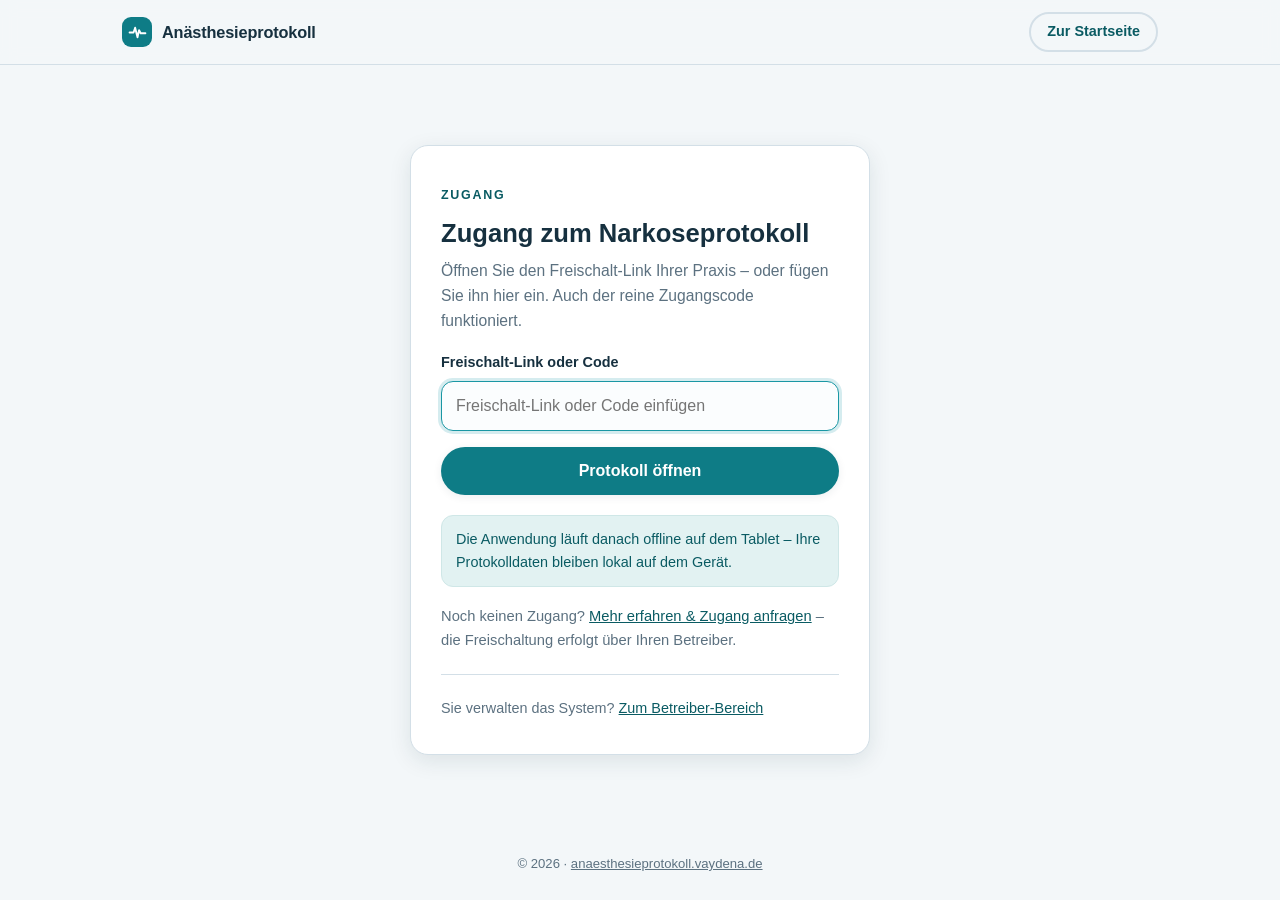
<file: anmelden.html>
<!doctype html>
<html lang="de">
<head>
<script>
/* Zugangs-Link direkt eingegeben? (anmelden.html?k=TOKEN) -> sofort zur App. */
(function(){
  try{
    var u = new URL(window.location.href);
    if(u.searchParams.get("k")){
      window.location.replace("app.html" + u.search + u.hash);
    }
  }catch(e){}
})();
</script>
<meta charset="utf-8">
<meta name="viewport" content="width=device-width, initial-scale=1, viewport-fit=cover">
<meta name="theme-color" content="#0e7c86">
<meta name="robots" content="noindex, follow">
<title>Zugang · Anästhesieprotokoll</title>
<link rel="icon" href="data:image/svg+xml,%3Csvg%20xmlns='http://www.w3.org/2000/svg'%20viewBox='0%200%2064%2064'%3E%3Crect%20width='64'%20height='64'%20rx='14'%20fill='%230e7c86'/%3E%3Cpath%20d='M8%2034H20L26%2034L30%2016L36%2048L40%2030H56'%20fill='none'%20stroke='%23fff'%20stroke-width='4'%20stroke-linecap='round'%20stroke-linejoin='round'/%3E%3C/svg%3E">
<style>
:root{
  --bg:#f3f7f9; --bg2:#e8eff3; --card:#ffffff;
  --ink:#16303f; --muted:#5c7180; --line:#d3dfe7;
  --primary:#0e7c86; --primary-d:#0a5b63; --primary-l:#e2f2f2;
  --accent:#e08a1e; --focus:#1a97a4;
  --radius:18px; --radius-s:12px;
  --shadow:0 6px 22px rgba(20,48,63,.10); --shadow-s:0 2px 8px rgba(20,48,63,.08);
  --font:-apple-system,"Segoe UI",Roboto,"Helvetica Neue",Arial,"Noto Sans",sans-serif;
}
*{box-sizing:border-box}
html,body{margin:0;padding:0}
html{-webkit-text-size-adjust:100%}
@media (prefers-reduced-motion:reduce){ *,*::before,*::after{animation:none!important;transition:none!important} }
body{font-family:var(--font);color:var(--ink);background:var(--bg);font-size:17px;line-height:1.6;-webkit-font-smoothing:antialiased;min-height:100vh;display:flex;flex-direction:column}
h1{line-height:1.2;margin:0 0 .35em;font-size:1.6rem;text-wrap:balance}
p{margin:0 0 1em}
a{color:var(--primary-d)}
:focus-visible{outline:3px solid var(--focus);outline-offset:2px;border-radius:6px}
.wrap{max-width:1080px;margin:0 auto;padding:0 22px;width:100%}

/* Kopfleiste */
header.top{position:sticky;top:0;z-index:50;background:rgba(243,247,249,.92);backdrop-filter:blur(8px);border-bottom:1px solid var(--line)}
.topbar{display:flex;align-items:center;gap:14px;min-height:64px}
.brandmark{display:flex;align-items:center;gap:10px;text-decoration:none;color:var(--ink);font-weight:800;font-size:1.02rem;letter-spacing:-.01em}
.brandmark .bm{width:30px;height:30px;border-radius:9px;background:var(--primary);flex:0 0 auto;display:grid;place-items:center}
.brandmark .bm svg{width:19px;height:19px;display:block}
.spacer{margin-left:auto}
.btn{display:inline-flex;align-items:center;justify-content:center;gap:8px;border:0;cursor:pointer;text-decoration:none;font-family:inherit;font-weight:700;font-size:1rem;line-height:1.2;padding:13px 22px;min-height:48px;border-radius:999px}
.btn.primary{background:var(--primary);color:#fff;box-shadow:var(--shadow-s)}
.btn.primary:hover{background:var(--primary-d)}
.btn.ghost{background:transparent;color:var(--primary-d);border:2px solid var(--line)}
.btn.ghost:hover{border-color:var(--primary);background:var(--primary-l)}
.btn.small{padding:9px 16px;min-height:40px;font-size:.9rem}
.btn.block{width:100%}

/* Login */
main{flex:1;display:flex;align-items:center;justify-content:center;padding:40px 0}
.loginbox{background:var(--card);border:1px solid var(--line);border-radius:var(--radius);box-shadow:var(--shadow);padding:34px 30px;max-width:460px;width:100%}
.eyebrow{display:inline-block;font-size:.78rem;font-weight:700;letter-spacing:.14em;text-transform:uppercase;color:var(--primary-d);margin-bottom:12px}
.sub{color:var(--muted);font-size:.98rem}
.lbl{display:block;font-weight:700;font-size:.9rem;margin:18px 0 7px}
input[type=text]{width:100%;font-family:inherit;font-size:1rem;color:var(--ink);background:#fbfdfe;border:1.5px solid var(--line);border-radius:var(--radius-s);padding:13px 14px;min-height:50px}
input[type=text]:focus{outline:none;border-color:var(--focus);box-shadow:0 0 0 3px rgba(26,151,164,.18)}
form .btn{margin-top:16px}
.err{color:#b3261e;font-size:.9rem;font-weight:600;margin:10px 0 0;display:none}
.err.show{display:block}
.hint{color:var(--muted);font-size:.92rem;margin-top:18px}
.hr{border:0;border-top:1px solid var(--line);margin:22px 0}
.op{color:var(--muted);font-size:.9rem;margin:0}
.note{background:var(--primary-l);border:1px solid #cfe7e7;border-radius:var(--radius-s);padding:12px 14px;font-size:.9rem;color:var(--primary-d);margin-top:20px}
.foot{color:var(--muted);font-size:.82rem;text-align:center;padding:18px 0 26px}
.foot a{color:var(--muted)}
@media (max-width:520px){
  .topbar{gap:10px}
  .loginbox{padding:26px 20px}
  h1{font-size:1.4rem}
}
</style>
</head>
<body>

<header class="top">
  <div class="wrap topbar">
    <a class="brandmark" href="index.html" aria-label="Zur Startseite">
      <span class="bm" aria-hidden="true"><svg viewBox="0 0 24 24" fill="none" stroke="#fff" stroke-width="2.4" stroke-linecap="round" stroke-linejoin="round"><path d="M2 12H7L9 6L12 18L14 9L16 13H22"/></svg></span>
      Anästhesieprotokoll
    </a>
    <span class="spacer"></span>
    <a class="btn ghost small" href="index.html">Zur Startseite</a>
  </div>
</header>

<main>
  <div class="wrap" style="display:flex;justify-content:center">
    <div class="loginbox">
      <span class="eyebrow">Zugang</span>
      <h1>Zugang zum Narkoseprotokoll</h1>
      <p class="sub">Öffnen Sie den Freischalt-Link Ihrer Praxis – oder fügen Sie ihn hier ein. Auch der reine Zugangscode funktioniert.</p>

      <form id="loginForm" novalidate>
        <label class="lbl" for="key">Freischalt-Link oder Code</label>
        <input type="text" id="key" inputmode="text" autocomplete="off" spellcheck="false"
               placeholder="Freischalt-Link oder Code einfügen" aria-label="Freischalt-Link oder Zugangscode" autofocus>
        <button class="btn primary block" type="submit">Protokoll öffnen</button>
        <p class="err" id="err">Bitte fügen Sie Ihren Freischalt-Link oder Zugangscode ein.</p>
      </form>

      <p class="note">Die Anwendung läuft danach offline auf dem Tablet – Ihre Protokolldaten bleiben lokal auf dem Gerät.</p>

      <p class="hint">Noch keinen Zugang? <a href="index.html#preis">Mehr erfahren &amp; Zugang anfragen</a> – die Freischaltung erfolgt über Ihren Betreiber.</p>
      <hr class="hr">
      <p class="op">Sie verwalten das System? <a href="betreiber.html">Zum Betreiber-Bereich</a></p>
    </div>
  </div>
</main>

<footer class="foot">© 2026 · <a href="index.html">anaesthesieprotokoll.vaydena.de</a></footer>

<script>
/* ---------- Zugang: vollstaendigen Link ODER reinen Code akzeptieren ---------- */
(function(){
  var form = document.getElementById("loginForm");
  var inp  = document.getElementById("key");
  var err  = document.getElementById("err");
  if(!form) return;

  function extractKey(raw){
    var s = (raw || "").trim();
    if(!s) return "";
    // Vollstaendiger Link eingefuegt? -> k-Parameter herausziehen.
    if(/^https?:\/\//i.test(s) || s.indexOf("k=") !== -1){
      try{
        var u = new URL(s, window.location.href);
        var k = u.searchParams.get("k");
        if(k) return k.trim();
      }catch(e){}
      var m = s.match(/(?:^|[?&])k=([^&#\s]+)/);
      if(m){ try{ return decodeURIComponent(m[1]).trim(); }catch(e){ return m[1].trim(); } }
    }
    return s;
  }

  form.addEventListener("submit", function(ev){
    ev.preventDefault();
    var key = extractKey(inp.value);
    if(!key){
      err.classList.add("show");
      inp.focus();
      return;
    }
    err.classList.remove("show");
    window.location.href = "app.html?k=" + encodeURIComponent(key);
  });
  inp.addEventListener("input", function(){ err.classList.remove("show"); });
})();
</script>

</body>
</html>
</file>
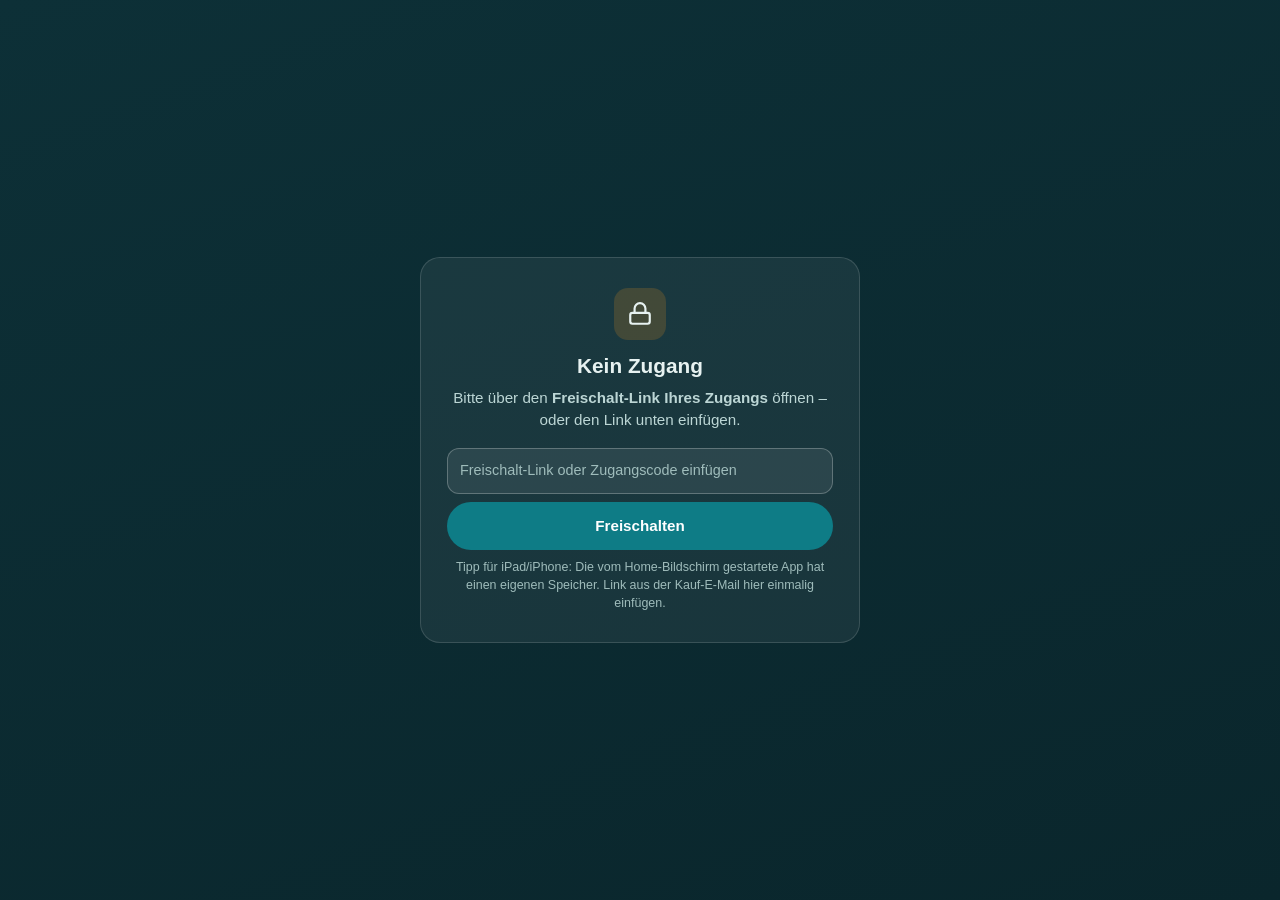
<file: app.html>
<!DOCTYPE html>
<html lang="de">
<head>
<meta charset="utf-8">
<meta name="viewport" content="width=device-width, initial-scale=1, viewport-fit=cover">
<meta name="robots" content="noindex,nofollow">
<meta name="theme-color" content="#0e7c86">
<meta name="color-scheme" content="light dark">
<title>Anästhesieprotokoll</title>
<link rel="manifest" href="manifest.webmanifest" id="hf-manifest">
<script>try{var t=localStorage.getItem("aprot_theme");if(t==="light"||t==="dark")document.documentElement.setAttribute("data-theme",t);}catch(e){}</script>
<link rel="apple-touch-icon" href="icons/icon-192.png">
<link rel="icon" href="icons/icon-192.png">
<style>
:root{
  --bg:#f3f7f9; --bg2:#e8eff3; --card:#ffffff;
  --ink:#16303f; --muted:#5c7180; --line:#d3dfe7;
  --primary:#0e7c86; --primary-d:#0a5b63; --primary-l:#e2f2f2;
  --accent:#e08a1e; --accent-l:#fbeed7;
  --ok:#2e7d54; --ok-l:#e3f3ea;
  --deep:#0d3037; --deep-2:#0a262c; --deep-ink:#e7f2f1;
  --focus:#1a97a4; --radius:18px; --shadow:0 6px 22px rgba(20,48,63,.10);
  --field:#ffffff; --accent-ink:#7a4a06; --callout-ink:#5c3a05; --on-ink:#ffffff;
  --vg-major:#e2eaee; --vg-minor:#f2f6f8; --vg-h:#eef3f5; --vg-axis:#cdd9df; --vg-text:#8aa0ab;
  --v-rr:#c0392b; --v-map:#8e44ad; --v-hf:#0e7c86;
  --font:-apple-system,"Segoe UI",Roboto,"Helvetica Neue",Arial,"Noto Sans",sans-serif;
  --tbh:58px;
  color-scheme:light;
}
/* Dunkelmodus (nur Bildschirm; Druck bleibt immer hell) */
@media screen and (prefers-color-scheme:dark){
  :root:not([data-theme="light"]){
    --bg:#0e191e; --bg2:#1a2a31; --card:#14232a; --field:#0f1d23;
    --ink:#e2ecf0; --muted:#98adb8; --line:#2b3f48;
    --primary:#15919c; --primary-d:#7fd6dd; --primary-l:#12363b;
    --accent:#e39a3e; --accent-l:#3b2a13; --accent-ink:#f3c98a; --callout-ink:#f0d3a6;
    --ok:#47c088; --ok-l:#143424; --on-ink:#0e191e;
    --deep:#0a171b; --deep-2:#061013; --focus:#3cc0cc; --shadow:0 6px 22px rgba(0,0,0,.35);
    --vg-major:#2a3b43; --vg-minor:#1d2c33; --vg-h:#223238; --vg-axis:#3b525c; --vg-text:#8ea5b0;
    --v-rr:#ff7a6b; --v-map:#c79bff; --v-hf:#4fd1dc;
    color-scheme:dark;
  }
}
@media screen{
  :root[data-theme="dark"]{
    --bg:#0e191e; --bg2:#1a2a31; --card:#14232a; --field:#0f1d23;
    --ink:#e2ecf0; --muted:#98adb8; --line:#2b3f48;
    --primary:#15919c; --primary-d:#7fd6dd; --primary-l:#12363b;
    --accent:#e39a3e; --accent-l:#3b2a13; --accent-ink:#f3c98a; --callout-ink:#f0d3a6;
    --ok:#47c088; --ok-l:#143424; --on-ink:#0e191e;
    --deep:#0a171b; --deep-2:#061013; --focus:#3cc0cc; --shadow:0 6px 22px rgba(0,0,0,.35);
    --vg-major:#2a3b43; --vg-minor:#1d2c33; --vg-h:#223238; --vg-axis:#3b525c; --vg-text:#8ea5b0;
    --v-rr:#ff7a6b; --v-map:#c79bff; --v-hf:#4fd1dc;
    color-scheme:dark;
  }
}
*{box-sizing:border-box}
html,body{margin:0;padding:0}
body{
  font-family:var(--font); color:var(--ink); background:var(--bg);
  font-size:16px; line-height:1.45; -webkit-text-size-adjust:100%;
  padding-bottom:96px;
}
h1,h2,h3{margin:0 0 .4em; text-wrap:balance; line-height:1.2}
a{color:var(--primary-d)}
.wrap{max-width:1100px; margin:0 auto; padding:0 16px}
.eyebrow{font-size:.72rem; letter-spacing:.14em; text-transform:uppercase; color:var(--muted); font-weight:700}

/* ---- Kopf / Branding ---- */
.topbar{position:sticky; top:0; z-index:40; background:var(--deep); color:var(--deep-ink);
  box-shadow:0 2px 10px rgba(10,38,44,.25)}
.topbar .wrap{display:flex; align-items:center; gap:14px; min-height:58px; padding-top:8px; padding-bottom:8px; flex-wrap:wrap}
.brand{display:flex; align-items:center; gap:12px; min-width:0}
.brand .logo{width:40px; height:40px; border-radius:11px; background:rgba(255,255,255,.12);
  display:flex; align-items:center; justify-content:center; flex:0 0 auto; overflow:hidden}
.brand .logo svg{width:24px; height:24px}
.brand .logo img{width:100%; height:100%; object-fit:contain}
.brand .logo.has-img{background:transparent; padding:0; border:none; box-shadow:none; border-radius:0; height:40px; width:auto}
.brand .logo.has-img img{width:auto; height:40px}
.brand .names{min-width:0}
#hf-praxis-name{font-weight:800; font-size:1.02rem; line-height:1.15; white-space:nowrap; overflow:hidden; text-overflow:ellipsis; max-width:52vw}
#hf-praxis-sub{font-size:.78rem; color:#b9d4d3; white-space:nowrap; overflow:hidden; text-overflow:ellipsis; max-width:52vw}
.topbar .spacer{flex:1 1 auto}
.modeswitch{display:inline-flex; background:rgba(255,255,255,.10); border-radius:999px; padding:3px}
.modeswitch button{border:0; background:transparent; color:#cfe6e5; font:inherit; font-weight:700;
  padding:8px 14px; border-radius:999px; cursor:pointer; font-size:.86rem}
.modeswitch button[aria-pressed="true"]{background:var(--card); color:var(--primary-d)}
.tb-actions{display:flex; gap:8px; flex-wrap:wrap}
.tb-actions .btn{padding:9px 13px; min-height:auto; font-size:.85rem}

.themebtn{border:1px solid rgba(255,255,255,.28); background:transparent; color:var(--deep-ink); border-radius:999px;
  font:inherit; font-size:.8rem; font-weight:700; padding:8px 12px; cursor:pointer; display:inline-flex; align-items:center; gap:6px}
.themebtn:hover{background:rgba(255,255,255,.10)}
/* ---- Abschnitts-Navigation ---- */
.secnav{position:sticky; top:var(--tbh); z-index:39; background:var(--bg); border-bottom:1px solid var(--line)}
.secnav .wrap{display:flex; gap:6px; overflow-x:auto; padding-top:8px; padding-bottom:8px; scrollbar-width:none; -webkit-overflow-scrolling:touch}
.secnav .wrap::-webkit-scrollbar{display:none}
.secnav a{flex:0 0 auto; display:inline-flex; align-items:center; gap:5px; text-decoration:none; color:var(--muted); font-size:.8rem; font-weight:700;
  border:1px solid var(--line); background:var(--card); border-radius:999px; padding:6px 11px; white-space:nowrap}
.secnav a:hover{color:var(--primary-d); border-color:var(--primary)}
.secnav a.active{background:var(--primary); border-color:var(--primary); color:#fff}
.secnav a .dot{width:7px; height:7px; border-radius:50%; background:var(--accent); display:none}
.secnav a.miss .dot{display:inline-block}
.sect{scroll-margin-top:calc(var(--tbh) + 60px)}

/* ---- Buttons ---- */
.btn{display:inline-flex; align-items:center; justify-content:center; gap:8px; cursor:pointer;
  border:1px solid transparent; border-radius:999px; min-height:48px; padding:11px 20px;
  font:inherit; font-weight:700; font-size:.95rem; background:var(--primary); color:#fff; text-decoration:none;
  transition:background .15s, box-shadow .15s, transform .05s}
.btn:hover{background:var(--primary-d)}
.btn:active{transform:translateY(1px)}
.btn.sec{background:var(--card); color:var(--primary-d); border-color:var(--line)}
.btn.sec:hover{background:var(--primary-l)}
.btn.ghost{background:transparent; color:var(--deep-ink); border-color:rgba(255,255,255,.28)}
.btn.ghost:hover{background:rgba(255,255,255,.10)}
.btn.warn{background:var(--accent); color:#3a2405}
.btn.warn:hover{background:#c9781a}
.btn.ok{background:var(--ok)}
.btn.small{min-height:40px; padding:8px 14px; font-size:.85rem}
.btn:disabled{opacity:.5; cursor:not-allowed}
button.linky{background:none;border:0;color:var(--primary-d);font:inherit;font-weight:700;cursor:pointer;padding:0;text-decoration:underline}

/* ---- Sektionen ---- */
main.wrap{padding-top:16px}
.leadcard{background:var(--card); border:1px solid var(--line); border-radius:var(--radius);
  box-shadow:var(--shadow); padding:16px 18px; margin:14px 0}
.leadcard h1{font-size:1.24rem; margin-bottom:4px}
.leadcard p{margin:.3em 0; color:var(--muted); font-size:.92rem}
.sect{background:var(--card); border:1px solid var(--line); border-radius:var(--radius);
  box-shadow:var(--shadow); margin:12px 0; overflow:hidden}
.sect > summary{list-style:none; cursor:pointer; padding:15px 18px; display:flex; align-items:center; gap:12px;
  font-weight:800; font-size:1.04rem; color:var(--ink); user-select:none}
.sect > summary::-webkit-details-marker{display:none}
.sect > summary .chev{margin-left:auto; transition:transform .18s; color:var(--muted); flex:0 0 auto}
.sect[open] > summary .chev{transform:rotate(90deg)}
.sect > summary .badge{font-size:.68rem; font-weight:800; letter-spacing:.04em; padding:3px 9px; border-radius:999px;
  background:var(--primary-l); color:var(--primary-d)}
.sect .body{padding:4px 18px 18px}
.grid{display:grid; grid-template-columns:repeat(auto-fit,minmax(220px,1fr)); gap:12px 16px}
.grid.two{grid-template-columns:repeat(auto-fit,minmax(300px,1fr))}
.field{display:flex; flex-direction:column; gap:5px; min-width:0}
.field.wide{grid-column:1/-1}
.field label{font-size:.82rem; font-weight:700; color:var(--ink)}
.field .hint{font-size:.72rem; color:var(--muted); font-weight:500}
input[type=text],input[type=date],input[type=time],input[type=number],select,textarea{
  font:inherit; font-size:.95rem; color:var(--ink); background:var(--field); border:1px solid var(--line);
  border-radius:12px; padding:11px 12px; width:100%; min-height:46px}
input[type=datetime-local]{font:inherit; font-size:.95rem; color:var(--ink); background:var(--field); border:1px solid var(--line);
  border-radius:12px; padding:11px 12px; width:100%; min-height:46px}
textarea{min-height:70px; resize:vertical; line-height:1.4; field-sizing:content; max-height:60vh}
input:focus,select:focus,textarea:focus,button:focus-visible,summary:focus-visible,.tapgrid:focus-visible{
  outline:3px solid var(--focus); outline-offset:2px}
.inputunit{display:flex; align-items:stretch}
.inputunit input{border-top-right-radius:0; border-bottom-right-radius:0; border-right:0}
.inputunit .u{display:flex; align-items:center; padding:0 12px; background:var(--bg2); border:1px solid var(--line);
  border-left:0; border-top-right-radius:12px; border-bottom-right-radius:12px; color:var(--muted); font-size:.85rem; font-weight:700; white-space:nowrap}
.radio-row,.check-row{display:flex; flex-wrap:wrap; gap:8px}
.chip{display:inline-flex; align-items:center; gap:7px; border:1px solid var(--line); background:var(--field);
  border-radius:999px; padding:8px 14px; cursor:pointer; font-size:.9rem; font-weight:600; user-select:none; min-height:42px}
.chip input{position:absolute; opacity:0; width:1px; height:1px}
.chip:has(input:checked){background:var(--primary-l); border-color:var(--primary); color:var(--primary-d); font-weight:800}
.chip.mk:has(input:checked){background:var(--accent-l); border-color:var(--accent); color:var(--accent-ink)}
/* Uhrzeit mit „Jetzt“-Knopf */
.timeunit{display:flex; gap:6px; align-items:stretch}
.timeunit input{flex:1 1 auto; min-width:0}
.nowbtn{border:1px solid var(--line); background:var(--bg2); color:var(--primary-d); border-radius:10px; font:inherit;
  font-size:.78rem; font-weight:800; padding:0 10px; cursor:pointer; white-space:nowrap; min-height:38px}
.nowbtn:hover{background:var(--primary-l); border-color:var(--primary)}
.nowbtn:disabled{opacity:.4; cursor:not-allowed}
/* berechnete Anzeigen (Alter, BMI) */
.calcline{display:flex; flex-wrap:wrap; gap:8px 18px; margin-top:12px; font-size:.86rem; color:var(--muted)}
.calcline b{color:var(--ink)}

/* Score */
.score{border:1px dashed var(--line); border-radius:14px; padding:12px; background:var(--bg2)}
.score .comps{display:grid; grid-template-columns:repeat(auto-fit,minmax(160px,1fr)); gap:10px}
.score .comp{display:flex; align-items:center; justify-content:space-between; gap:8px; background:var(--field);
  border:1px solid var(--line); border-radius:10px; padding:7px 10px}
.score .comp label{font-size:.82rem; font-weight:600}
.score .comp select{width:66px; min-height:40px; padding:6px}
.score .sumline{margin-top:10px; display:flex; align-items:center; gap:10px; font-weight:800}
.score .sumval{background:var(--primary); color:#fff; border-radius:999px; padding:4px 14px}
.score .note{font-size:.72rem; color:var(--muted); font-weight:600; margin-top:6px}

/* Medikamente */
.rowtable{width:100%; border-collapse:collapse; font-size:.9rem}
.rowtable th{text-align:left; font-size:.72rem; text-transform:uppercase; letter-spacing:.05em; color:var(--muted);
  padding:6px 8px; border-bottom:1px solid var(--line); white-space:nowrap}
.rowtable td{padding:4px 6px; vertical-align:top}
.rowtable input,.rowtable select{min-height:42px; padding:8px 9px}
.rowtable .tdel{width:44px; text-align:center}
.iconbtn{border:1px solid var(--line); background:var(--field); border-radius:10px; width:40px; height:40px; cursor:pointer;
  display:inline-flex; align-items:center; justify-content:center; color:var(--muted); font-size:1.1rem}
.iconbtn:hover{background:var(--accent-l); color:var(--accent-ink); border-color:var(--accent)}
.tablescroll{overflow-x:auto; -webkit-overflow-scrolling:touch; margin:0 -4px}
.dosesum{margin-top:12px; background:var(--primary-l); border-radius:12px; padding:10px 14px; font-size:.86rem}
.dosesum b{color:var(--primary-d)}
.dosesum .row{display:flex; justify-content:space-between; gap:12px; padding:2px 0}

/* Vitalkurve */
.vittools{display:flex; flex-wrap:wrap; gap:10px; align-items:center; margin-bottom:10px}
.paramsel{display:inline-flex; flex-wrap:wrap; gap:6px}
.paramsel button{border:1px solid var(--line); background:var(--field); color:var(--ink); border-radius:999px; padding:7px 13px; cursor:pointer;
  font:inherit; font-weight:700; font-size:.82rem; min-height:40px}
.paramsel button[aria-pressed="true"]{background:var(--ink); color:var(--card); border-color:var(--ink)}
.stylesel{display:inline-flex; background:var(--bg2); border-radius:999px; padding:3px}
.stylesel button{border:0; background:transparent; font:inherit; font-weight:700; font-size:.82rem; padding:7px 13px;
  border-radius:999px; cursor:pointer; color:var(--muted); min-height:38px}
.stylesel button[aria-pressed="true"]{background:var(--card); color:var(--ink); box-shadow:0 1px 4px rgba(0,0,0,.1)}
.vitwrap{overflow-x:auto; -webkit-overflow-scrolling:touch; border:1px solid var(--line); border-radius:12px; background:var(--card)}
.vitundo{display:inline-flex; align-items:center; gap:6px}
.tapgrid{display:block; touch-action:manipulation}
.legend{display:flex; flex-wrap:wrap; gap:12px 18px; margin-top:10px; font-size:.8rem; color:var(--ink)}
.legend span{display:inline-flex; align-items:center; gap:6px}
.legend .gly{font-weight:800; font-size:1rem; width:16px; text-align:center; color:var(--primary-d)}
.legend .swatch{width:16px; height:3px; border-radius:2px}
.vitnote{font-size:.72rem; color:var(--muted); margin-top:6px}
.numrows{margin-top:12px}
.numrows table{border-collapse:collapse; font-size:.82rem}
.numrows th,.numrows td{border:1px solid var(--line); padding:0}
.numrows th{background:var(--bg2); padding:5px 7px; white-space:nowrap; position:sticky; left:0; z-index:1; font-size:.74rem}
.numrows thead th{position:static}
.numrows td input{border:0; border-radius:0; min-height:38px; width:58px; text-align:center; padding:4px}
.numrows td input:focus{outline-offset:-3px}
.numrows .colh{background:var(--bg2); font-weight:700; text-align:center; padding:4px 6px; font-size:.72rem; color:var(--muted); white-space:nowrap}

/* Ereignisse */
.evlist{display:flex; flex-direction:column; gap:8px}
.evrow{display:flex; gap:8px; align-items:flex-start; background:var(--bg2); border-radius:12px; padding:8px}
.evrow .evn{font-weight:800; color:var(--primary-d); min-width:26px; text-align:center; padding-top:10px}
.evrow input[type=time]{max-width:110px}
.evrow textarea{min-height:44px}
.evrow.flash{animation:evflash 1.4s ease-out}
@keyframes evflash{from{box-shadow:0 0 0 2px var(--primary)} to{box-shadow:0 0 0 2px transparent}}

/* Unterschriften */
.sigbox{display:flex; flex-direction:column; gap:6px}
.sigpad{border:1.5px dashed var(--line); border-radius:12px; background:#fff; width:100%; height:150px; touch-action:none; display:block}
.sigpad.signed{border-style:solid; border-color:var(--ok)}
.sigmeta{display:flex; gap:10px; align-items:center; flex-wrap:wrap}
.sigts{font-size:.78rem; font-weight:700; color:var(--ok)}

/* Info-/Rechtshinweise */
.callout{border-left:4px solid var(--accent); background:var(--accent-l); border-radius:0 12px 12px 0;
  padding:11px 14px; font-size:.86rem; color:var(--callout-ink); margin:10px 0}
.callout.info{border-color:var(--primary); background:var(--primary-l); color:var(--primary-d)}
.callout b{font-weight:800}
.mdrbar{font-size:.78rem; color:var(--muted); text-align:center; padding:14px 0 4px}

/* Finalisierung / Footer */
.footbar{position:fixed; left:0; right:0; bottom:0; z-index:38; background:var(--card);
  border-top:1px solid var(--line); box-shadow:0 -4px 18px rgba(20,48,63,.08)}
.footbar .wrap{display:flex; align-items:center; gap:10px; padding-top:10px; padding-bottom:10px; flex-wrap:wrap}
.footbar .status{font-size:.82rem; color:var(--muted); font-weight:600; margin-right:auto}
.footbar .status b{color:var(--ink)}
.progress{display:inline-flex; align-items:center; gap:8px; border:1px solid var(--accent); background:var(--accent-l); color:var(--accent-ink);
  border-radius:999px; padding:6px 12px; font:inherit; font-size:.82rem; font-weight:800; cursor:pointer; min-height:36px}
.progress .bar{width:54px; height:6px; border-radius:3px; background:rgba(0,0,0,.12); overflow:hidden}
.progress .bar i{display:block; height:100%; background:var(--accent)}
.progress.done{border-color:var(--ok); background:var(--ok-l); color:var(--ok)}
.progress.done .bar i{background:var(--ok)}
body.is-final .progress{display:none}
.pill-final{display:none; align-items:center; gap:8px; background:var(--ok-l); color:var(--ok); font-weight:800;
  border-radius:999px; padding:6px 14px; font-size:.85rem}
body.is-final .pill-final{display:inline-flex}
body.is-final #btnFinal{display:none}
body.is-archview #btnBackup,body.is-archview #btnRestore,body.is-archview #btnNew{display:none}

/* Dialog */
dialog{border:0; border-radius:18px; padding:0; box-shadow:0 20px 60px rgba(10,38,44,.35); max-width:520px; width:92vw; background:var(--card); color:var(--ink)}
dialog::backdrop{background:rgba(10,38,44,.5)}
.aufkl-row{display:flex;gap:10px;align-items:center;flex-wrap:wrap;margin:0 0 12px}
.aufkl-row .vitnote{margin:0}
.scanbox{position:relative;background:#0b1b20;border-radius:12px;overflow:hidden;aspect-ratio:1/1;max-height:60vh;margin:0 auto}
.scanbox video{width:100%;height:100%;object-fit:cover;display:block}
.scanbox .frame{position:absolute;inset:14%;border:3px solid rgba(255,255,255,.85);border-radius:14px;pointer-events:none}
.scanmsg{margin:10px 0 0;font-size:.9rem}
.aufkl-box ul{margin:6px 0 0 18px;padding:0}
.aufkl-box li{margin:2px 0}
.aufkl-prev{max-height:46vh;overflow:auto}
.aufkl-prev table{width:100%;border-collapse:collapse;font-size:.9rem}
.aufkl-prev td{border-bottom:1px solid var(--line,#e3e8ea);padding:4px 6px;vertical-align:top}
.aufkl-prev td:first-child{color:var(--muted);white-space:nowrap}
.dlg{padding:20px 22px}
.dlg h3{font-size:1.1rem}
.dlg p{color:var(--muted); font-size:.92rem}
.dlg .actions{display:flex; gap:10px; justify-content:flex-end; margin-top:16px; flex-wrap:wrap}

/* Gate */
body.hf-locked > *:not(#hf-gate){filter:blur(7px); pointer-events:none; user-select:none}
#hf-gate{position:fixed; inset:0; z-index:1000; background:linear-gradient(160deg,var(--deep),var(--deep-2));
  color:var(--deep-ink); display:flex; align-items:center; justify-content:center; padding:24px}
#hf-gate .card{background:rgba(255,255,255,.06); border:1px solid rgba(255,255,255,.14); border-radius:20px;
  padding:30px 26px; max-width:440px; text-align:center}
#hf-gate .lk{width:52px; height:52px; margin:0 auto 14px; border-radius:14px; background:rgba(255,255,255,.10);
  display:flex; align-items:center; justify-content:center}
#hf-gate h2{font-size:1.3rem}
#hf-gate #hf-gate-msg{color:#bcd6d5; font-size:.95rem; margin-top:6px}
#hf-gate.err .lk{background:rgba(224,138,30,.20)}
#hf-gate a{color:#ffd79a}
#hf-gate .tokrow{display:none; margin-top:16px; gap:8px; flex-direction:column}
#hf-gate.notoken .tokrow{display:flex}
#hf-gate .tokrow input{width:100%; border-radius:12px; border:1px solid rgba(255,255,255,.25); background:rgba(255,255,255,.08);
  color:#fff; padding:11px 12px; font:inherit; font-size:.9rem}
#hf-gate .tokrow input::placeholder{color:#9fbcbb}
#hf-gate .tokrow .tokhint{font-size:.78rem; color:#9fbcbb}

/* Idle-Lock */
.idlelock{position:fixed; inset:0; z-index:900; background:rgba(13,48,55,.86); color:#fff; display:none;
  align-items:center; justify-content:center; flex-direction:column; gap:14px; text-align:center; padding:24px}
.idlelock.on{display:flex}
.idlelock .lk{width:56px; height:56px; border-radius:16px; background:rgba(255,255,255,.12); display:flex; align-items:center; justify-content:center}
.idlelock .pinrow{display:none; flex-direction:column; align-items:center; gap:6px}
.idlelock.haspin .pinrow{display:flex}
.idlelock .pinrow input{width:180px; text-align:center; font-size:1.2rem; letter-spacing:.3em}
.idlelock #idlePinErr{font-size:.85rem; color:#ffd79a; min-height:1.1em}
.idlelock #idlePinSetup,.idlelock.haspin #idlePinSetup{display:none}
.idlelock.canpin:not(.haspin) #idlePinSetup{display:inline-flex}
.idlelock #idlePinForgot{display:none}
.idlelock.haspin #idlePinForgot{display:inline-flex}

/* Pflichtfelder / fehlende Angaben */
.field.missing input,.field.missing select,.field.missing textarea,.field.missing .check-row,.sigbox.missing .sigpad{outline:2px solid var(--accent); outline-offset:1px; border-radius:10px}
.draftwarn{margin-bottom:12px}
.mkrow{display:flex; flex-wrap:wrap; gap:8px}
.mkitem{display:inline-flex; align-items:center; gap:6px}
.mkitem input[type=time]{max-width:104px; padding:6px 8px}
.mkitem input[type=time]:disabled{opacity:.35}

/* Install-Banner */
.install{display:none; align-items:center; gap:12px; background:var(--primary-l); border:1px solid var(--primary);
  border-radius:14px; padding:10px 14px; margin:12px 0; font-size:.88rem; color:var(--primary-d)}
.install.on{display:flex}
.install .spacer{flex:1}

@media (max-width:760px){
  #hf-praxis-name{max-width:44vw}
  #hf-praxis-sub{display:none}
  .tb-actions .lbl{display:none}
  .modeswitch button{padding:8px 11px}
}
@media (prefers-reduced-motion:reduce){*{transition:none!important}}

/* -------- Druck / PDF -------- */
/* Rahmen-Tabelle: im Druck wiederholt sich der Kopf (Praxis + Patient) auf jeder Seite */
.pframe,.pframe>tbody,.pframe>tbody>tr,.pframe>tbody>tr>td{display:block}
.pframe>thead{display:none}
@media print{
  @page{size:A4; margin:11mm 11mm 13mm;
    @bottom-right{content:"Seite " counter(page) " / " counter(pages); font-size:8pt; color:#555}}
  :root{color-scheme:light}
  body{background:#fff!important; padding:0; font-size:10.5px; line-height:1.3; color:#000}
  .topbar,.secnav,.footbar,.install,.idlelock,#hf-gate,.tb-actions,.modeswitch,.chev,.no-print,.nowbtn,.draftwarn,
  .iconbtn,.paramsel,.stylesel,.addbtnrow,.vittools .stylesel,.vitnote,.score .note,.leadcard{display:none!important}
  .wrap{max-width:none; padding:0}
  main.wrap{padding-top:0}
  .pframe{display:table; width:100%; border-collapse:collapse}
  .pframe>thead{display:table-header-group}
  .pframe>tbody{display:table-row-group}
  .pframe>tbody>tr,.pframe>thead>tr{display:table-row}
  .pframe>tbody>tr>td,.pframe>thead>tr>td{display:table-cell; padding:0}
  .phead{display:flex; justify-content:space-between; gap:12px; align-items:flex-end; border-bottom:1.5px solid #000;
    padding:0 0 4px; margin-bottom:6px; font-size:9.5px}
  .phead .pl{font-weight:800; font-size:11px}
  .phead .pp{text-align:right}
  .phead .pp b{font-size:11px}
  .sect,.leadcard{box-shadow:none!important; border:0!important; border-radius:0!important; margin:0 0 6px; background:#fff!important; overflow:visible}
  .sect{break-inside:auto}
  .sect > summary{padding:3px 0; font-size:11px; border-bottom:1px solid #000; margin-bottom:4px; break-after:avoid}
  .sect > summary .badge{border:0; background:none; color:#000; padding:0}
  .sect .body{padding:2px 0 4px}
  .sect[data-hidden="1"]{display:none!important}
  .grid,.grid.two{grid-template-columns:repeat(4,minmax(0,1fr)); gap:3px 12px}
  .grid.two{grid-template-columns:repeat(2,minmax(0,1fr))}
  .field{gap:0; break-inside:avoid}
  .field label{font-size:8px; font-weight:600; color:#444; text-transform:none}
  .field.missing input,.field.missing select,.field.missing textarea,.field.missing .check-row{outline:0!important}
  input,select,textarea,input[type=text],input[type=date],input[type=time],input[type=number],input[type=datetime-local]{
    border:0!important; border-bottom:1px solid #999!important; border-radius:0!important; padding:0 1px!important;
    min-height:0!important; height:auto; background:transparent!important; -webkit-appearance:none; appearance:none;
    color:#000!important; font-size:10.5px!important; box-shadow:none!important}
  textarea{border:1px solid #bbb!important; min-height:0!important; field-sizing:content}
  .inputunit input{border-right:0!important}
  .inputunit .u{background:none!important; border:0!important; border-bottom:1px solid #999!important; border-radius:0!important; padding:0 2px; color:#000; font-size:9px}
  .timeunit{gap:0}
  .chip,.chip.mk{border:0!important; background:none!important; padding:0 8px 0 0; min-height:0; font-size:10px; font-weight:400; color:#000!important; gap:0}
  .chip input{display:none}
  .chip::before{content:"\2610\00a0"; font-size:11px}
  .chip:has(input:checked)::before{content:"\2612\00a0"}
  .chip:has(input:checked){font-weight:700}
  .radio-row,.check-row,.mkrow{gap:1px 4px}
  .mkitem input[type=time]:disabled{display:none}
  .score{background:#fff!important; border:0; padding:0}
  .score .comp{border:0; background:none!important; padding:0}
  .score .comp select{width:auto; min-height:0}
  .score .sumline{margin-top:2px}
  .score .sumval{background:none; color:#000; border:1px solid #000; padding:0 8px}
  .vitwrap{overflow:visible; border:1px solid #999; border-radius:0; background:#fff!important}
  .legend{margin-top:3px; font-size:9px}
  .evrow{background:none; border-bottom:1px solid #ccc; border-radius:0; padding:2px 0}
  .evrow .evn{padding-top:0; color:#000}
  .evrow textarea{border:0!important}
  .rowtable{font-size:9.5px}
  .rowtable th{font-size:8px; padding:2px 4px; color:#444; border-bottom:1px solid #000}
  .rowtable td{padding:1px 4px; border-bottom:1px solid #ddd}
  .rowtable td input,.rowtable td select{border:0!important}
  .dosesum{background:none; border:1px solid #bbb; border-radius:0; padding:4px 8px; margin-top:4px; font-size:9.5px!important}
  .dosesum *{font-size:inherit!important}
  .dosesum b{color:#000}
  .sigpad{border:1px solid #999!important; height:auto; max-height:90px; background:#fff}
  .sigts{color:#000}
  .print-only{display:block!important}
  .reportfoot{display:block!important}
  .callout{background:none!important; color:#000!important; border:1px solid #999; border-radius:0; padding:4px 8px}
  .aufkl-box{break-inside:avoid}
  .calcline{margin-top:4px; font-size:9.5px; color:#000}
  .calcline b{color:#000}
  dialog{display:none!important}
  .tablescroll{overflow:visible; margin:0}
  .tablescroll table{width:100%}
  .tablescroll input,.tablescroll select{min-width:0!important; width:100%}
  input::-webkit-calendar-picker-indicator{display:none}
  .vitwrap .tapgrid{max-width:100%; height:auto}
  .numrows{display:none!important}
  .has-mirror{display:none!important}
  .printmirror{white-space:pre-wrap; overflow-wrap:anywhere; border-bottom:1px solid #999; padding:0 1px; min-height:1.2em}
  textarea + .printmirror{border:1px solid #bbb; padding:2px 4px}
  .printnum table{border-collapse:collapse; margin:3px 0; font-size:8.5px}
  .printnum th,.printnum td{border:1px solid #999; padding:1px 3px; text-align:center}
  .sect h3{font-size:10.5px!important; margin:6px 0 2px!important}
  .score .comp label{font-size:8px; font-weight:600; color:#444}
  .sigts{font-size:9px}
  .sigbox > label{font-size:9px!important}
  .printnum-h{font-size:8px; font-weight:600; color:#444; margin-top:4px}
  .print-empty{display:none!important}
  ::placeholder{color:transparent!important}
  .print-blank{color:transparent!important}
  .print-blank::-webkit-datetime-edit{color:transparent!important}
  body.print-final .check-row:has(input:checked) > .chip:not(:has(input:checked)),
  body.print-final .radio-row:has(input:checked) > .chip:not(:has(input:checked)),
  body.print-final .mkrow .mkitem:not(:has(input:checked)){display:none!important}
  a{color:#000; text-decoration:none}
}
.print-only,.reportfoot{display:none}
.reportfoot{margin-top:14px; padding-top:10px; border-top:1px solid #999; font-size:10px; color:#333}
.reportfoot .idline{font-family:ui-monospace,Menlo,Consolas,monospace}
</style>
</head>
<body class="hf-locked">

<!-- ================= GATE ================= -->
<div id="hf-gate">
  <div class="card">
    <div class="lk" aria-hidden="true">
      <svg width="26" height="26" viewBox="0 0 24 24" fill="none" stroke="#e7f2f1" stroke-width="2" stroke-linecap="round" stroke-linejoin="round"><rect x="3" y="11" width="18" height="10" rx="2"/><path d="M7 11V7a5 5 0 0 1 10 0v4"/></svg>
    </div>
    <h2 id="hf-gate-title">Zugang wird geprüft…</h2>
    <p id="hf-gate-msg">Einen Moment bitte.</p>
    <form class="tokrow" id="hf-tokform" autocomplete="off">
      <input type="text" id="hf-tokin" placeholder="Freischalt-Link oder Zugangscode einfügen" aria-label="Freischalt-Link oder Zugangscode" spellcheck="false" autocapitalize="off">
      <button class="btn" type="submit">Freischalten</button>
      <span class="tokhint">Tipp für iPad/iPhone: Die vom Home-Bildschirm gestartete App hat einen eigenen Speicher. Link aus der Kauf-E-Mail hier einmalig einfügen.</span>
    </form>
  </div>
</div>

<!-- ================= IDLE-LOCK ================= -->
<div class="idlelock" id="idlelock" aria-hidden="true">
  <div class="lk"><svg width="26" height="26" viewBox="0 0 24 24" fill="none" stroke="#fff" stroke-width="2" stroke-linecap="round" stroke-linejoin="round"><rect x="3" y="11" width="18" height="10" rx="2"/><path d="M7 11V7a5 5 0 0 1 10 0v4"/></svg></div>
  <div><b>Bildschirm gesperrt</b><br><span style="opacity:.85;font-size:.9rem" id="idleMsg">Zum Schutz der Patientendaten. Tippen zum Fortsetzen.</span></div>
  <div class="pinrow" id="idlePinRow"><input type="password" id="idlePin" inputmode="numeric" autocomplete="off" maxlength="12" placeholder="PIN" aria-label="PIN"><span id="idlePinErr"></span></div>
  <button class="btn ghost" id="idleResume" type="button">Fortsetzen</button>
  <button class="btn ghost small" id="idlePinSetup" type="button">PIN für Sperre festlegen …</button>
  <button class="btn ghost small" id="idlePinForgot" type="button">PIN vergessen?</button>
</div>

<!-- ================= KOPF ================= -->
<header class="topbar">
  <div class="wrap">
    <div class="brand">
      <span class="logo" aria-hidden="true">
        <svg viewBox="0 0 24 24" fill="none" stroke="#e7f2f1" stroke-width="2" stroke-linecap="round" stroke-linejoin="round"><path d="M2 12h4l2 6 4-14 3 9 1.5-3H22"/></svg>
      </span>
      <div class="names">
        <div id="hf-praxis-name">Anästhesieprotokoll</div>
        <div id="hf-praxis-sub">Digitale Narkosedokumentation</div>
      </div>
    </div>
    <div class="spacer"></div>
    <div class="modeswitch" role="group" aria-label="Protokollart">
      <button type="button" id="modeVoll" aria-pressed="true">Vollprotokoll</button>
      <button type="button" id="modeAmb" aria-pressed="false">Ambulant / Sedierung</button>
    </div>
    <div class="tb-actions">
      <button class="btn ghost small" id="btnNew" type="button" title="Neues Protokoll"><svg width="17" height="17" viewBox="0 0 24 24" fill="none" stroke="currentColor" stroke-width="2" stroke-linecap="round" stroke-linejoin="round"><path d="M12 5v14M5 12h14"/></svg><span class="lbl">Neu</span></button>
      <button class="btn ghost small" id="btnLock" type="button" title="Bildschirm sperren"><svg width="17" height="17" viewBox="0 0 24 24" fill="none" stroke="currentColor" stroke-width="2" stroke-linecap="round" stroke-linejoin="round"><rect x="3" y="11" width="18" height="10" rx="2"/><path d="M7 11V7a5 5 0 0 1 10 0v4"/></svg><span class="lbl">Sperren</span></button>
      <button class="themebtn" id="btnTheme" type="button" title="Darstellung: automatisch / hell / dunkel" aria-label="Darstellung umschalten"><span id="themeIco" aria-hidden="true">◐</span><span class="lbl" id="themeLbl">Auto</span></button>
      <button class="btn ghost small" id="btnArchive" type="button" title="Archiv"><svg width="17" height="17" viewBox="0 0 24 24" fill="none" stroke="currentColor" stroke-width="2" stroke-linecap="round" stroke-linejoin="round"><rect x="3" y="4" width="18" height="4" rx="1"/><path d="M5 8v11a1 1 0 0 0 1 1h12a1 1 0 0 0 1-1V8M9 12h6"/></svg><span class="lbl">Archiv</span></button>
    </div>
  </div>
</header>

<nav class="secnav no-print" id="secnav" aria-label="Abschnitte"><div class="wrap" id="secnavIn"></div></nav>

<!-- ================= INHALT ================= -->
<main class="wrap" id="app">
<table class="pframe" role="presentation"><thead><tr><td><div class="phead" id="phead"></div></td></tr></thead><tbody><tr><td>

  <div class="install" id="install">
    <svg width="20" height="20" viewBox="0 0 24 24" fill="none" stroke="currentColor" stroke-width="2" stroke-linecap="round" stroke-linejoin="round"><path d="M12 3v12m0 0l-4-4m4 4l4-4M4 17v2a2 2 0 0 0 2 2h12a2 2 0 0 0 2-2v-2"/></svg>
    <span>Als App auf dem Tablet installieren – offline nutzbar, ohne App-Store.</span>
    <span class="spacer"></span>
    <button class="btn small" id="installBtn" type="button">Installieren</button>
    <button class="btn sec small" id="installX" type="button" aria-label="Ausblenden">✕</button>
  </div>

  <div class="leadcard">
    <div class="eyebrow">Narkoseprotokoll</div>
    <h1 id="leadTitle">Neues Anästhesieprotokoll</h1>
    <p id="leadSub">Alle Eingaben bleiben lokal auf diesem Gerät. Beim Finalisieren wird das Protokoll gesperrt (Änderungen nur noch als Nachtrag) und kann als PDF gedruckt werden; die Langzeit-Archivierung obliegt der Praxis.</p>
  </div>

  <div id="sections"><!-- gerendert per JS --></div>

  <div class="callout info no-print" style="margin-top:16px">
    <b>Reine Dokumentation.</b> Diese Anwendung erfasst und stellt dar. Sie berechnet keine Dosierungen,
    bewertet keine Werte und gibt keine klinischen Empfehlungen oder Warnungen. Kein Medizinprodukt.
  </div>

  <div class="mdrbar no-print">Anästhesieprotokoll · lokale Dokumentation · Vaydena</div>

  <!-- Nur im Ausdruck sichtbarer Report-Fuß -->
  <div class="reportfoot" id="reportfoot"></div>

</td></tr></tbody></table>
</main>

<!-- ================= FUSSLEISTE ================= -->
<div class="footbar no-print">
  <div class="wrap">
    <div class="status" id="status">Entwurf · nicht finalisiert</div>
    <button class="progress" id="progress" type="button" title="Zu den fehlenden Pflichtangaben springen"><span id="progTxt">Pflichtangaben 0/8</span><span class="bar"><i id="progBar" style="width:0"></i></span></button>
    <span class="pill-final"><svg width="16" height="16" viewBox="0 0 24 24" fill="none" stroke="currentColor" stroke-width="2.5" stroke-linecap="round" stroke-linejoin="round"><path d="M20 6L9 17l-5-5"/></svg> Finalisiert</span>
    <button class="btn sec small" id="btnBackup" type="button">Sichern (JSON)</button>
    <button class="btn sec small" id="btnRestore" type="button">Einlesen</button>
    <button class="btn sec small" id="btnPrint" type="button">Drucken / PDF</button>
    <button class="btn warn" id="btnFinal" type="button">Finalisieren</button>
    <button class="btn ok small" id="btnAddendum" type="button" style="display:none">Nachtrag</button>
  </div>
</div>

<input type="file" id="fileIn" accept="application/json" style="display:none">

<!-- ================= DIALOGE ================= -->
<dialog id="dlg">
  <div class="dlg">
    <h3 id="dlgTitle"></h3>
    <div id="dlgBody"></div>
    <div class="actions" id="dlgActions"></div>
  </div>
</dialog>

<!-- Archiv-Dialog -->
<dialog id="arch">
  <div class="dlg">
    <h3>Archiv (dieses Gerät)</h3>
    <p>Finalisierte Protokolle werden lokal gespeichert. <b>Langzeit-Archivierung ist Praxispflicht</b> – bitte regelmäßig als PDF/JSON sichern.</p>
    <div id="archList" style="max-height:50vh; overflow:auto; margin-top:8px"></div>
    <div class="actions">
      <button class="btn sec" id="archExportAll" type="button">Alle als JSON</button>
      <button class="btn" id="archClose" type="button">Schließen</button>
    </div>
  </div>
</dialog>

<!-- ============================================================= -->
<!-- SCRIPT A — GATE + METERING (verbatim Blaupause + aprot)         -->
<!-- ============================================================= -->
<script>
window.__HF_PRAXIS = { name:"", sub:"", verantwortlich:"" };
(function(){
  "use strict";
  var CFG = {
    fn: "https://xeuexovdipdiiuzjpzkj.supabase.co/functions/v1",
    key: "sb_publishable_3dLuQ2PfEsjavJyl0fmkaA_DXB8ZS6f",
    storeKey: "anaesthesieprotokoll_v1"
  };
  document.body.classList.add("hf-locked");
  var byId = function(id){ return document.getElementById(id); };
  function gate(title,msg,isErr,askToken){
    if(byId("hf-gate-title")) byId("hf-gate-title").textContent = title;
    if(byId("hf-gate-msg")) byId("hf-gate-msg").innerHTML = msg;
    if(isErr && byId("hf-gate")) byId("hf-gate").classList.add("err");
    if(askToken && byId("hf-gate")) byId("hf-gate").classList.add("notoken");
  }
  // Freischalt-Link oder Code manuell einfuegen (v. a. iOS: Home-Bildschirm-App hat eigenen Speicher)
  function tokenFromInput(v){
    v = String(v||"").trim(); if(!v) return "";
    try{ var uu = new URL(v); var t = uu.searchParams.get("k") || uu.searchParams.get("ks"); if(t) return t.trim(); }catch(e){}
    var m = v.match(/[?&]ks?=([^&#\s]+)/); if(m) return decodeURIComponent(m[1]).trim();
    return /^[A-Za-z0-9_\-.~]{8,200}$/.test(v) ? v : "";
  }
  (function(){
    var f = byId("hf-tokform"); if(!f) return;
    f.addEventListener("submit", function(e){
      e.preventDefault();
      var t = tokenFromInput(byId("hf-tokin").value);
      if(!t){ byId("hf-gate-msg").innerHTML = "Das ist kein gültiger Freischalt-Link. Bitte den vollständigen Link aus der E-Mail einfügen."; return; }
      location.replace(location.pathname + "?k=" + encodeURIComponent(t));
    });
  })();
  // iOS/iPadOS: "Zum Home-Bildschirm" soll den Zugang mitnehmen -> Manifest mit start_url inkl. Token
  function personalManifest(tok){
    try{
      var ios = /iPad|iPhone|iPod/.test(navigator.userAgent) || (navigator.platform==="MacIntel" && navigator.maxTouchPoints>1);
      if(!ios || !tok || !window.Blob || !window.URL) return;
      var o = location.origin;
      var m = { name:"Anästhesieprotokoll", short_name:"Anästhesie", lang:"de", dir:"ltr", id:o+"/app.html",
        start_url:o+"/app.html?ks="+encodeURIComponent(tok), scope:o+"/", display:"standalone", orientation:"any",
        background_color:"#f3f7f9", theme_color:"#0e7c86",
        icons:[{src:o+"/icons/icon-192.png",sizes:"192x192",type:"image/png"},{src:o+"/icons/icon-512.png",sizes:"512x512",type:"image/png"}] };
      var l = byId("hf-manifest"); if(!l) return;
      l.href = URL.createObjectURL(new Blob([JSON.stringify(m)],{type:"application/manifest+json"}));
    }catch(e){}
  }
  function open(){
    var g = byId("hf-gate"); if(g && g.parentNode) g.parentNode.removeChild(g);
    document.body.classList.remove("hf-locked");
  }
  var token = "";
  try{
    var u = new URL(window.location.href);
    var k = u.searchParams.get("k");
    // "ks" = Start vom Home-Bildschirm (dynamisches Manifest): Token uebernehmen, PIN aber NICHT zuruecksetzen
    var ks = u.searchParams.get("ks");
    if(k){ token = k.trim(); window.__HF_FRESH_TOKEN=true; try{ sessionStorage.setItem("hf_token", token); localStorage.setItem("hf_token", token); }catch(e){}
           u.searchParams.delete("k"); u.searchParams.delete("ks"); history.replaceState(null,"",u.pathname+u.search+u.hash); }
    else if(ks){ token = ks.trim(); try{ sessionStorage.setItem("hf_token", token); localStorage.setItem("hf_token", token); }catch(e){}
           u.searchParams.delete("ks"); history.replaceState(null,"",u.pathname+u.search+u.hash); }
    else { try{ token = (sessionStorage.getItem("hf_token")||localStorage.getItem("hf_token")||"").trim(); }catch(e){} }
  }catch(e){}
  function newUuid(){
    if(window.crypto && crypto.randomUUID) return crypto.randomUUID();
    var b = crypto.getRandomValues(new Uint8Array(16));
    b[6]=(b[6]&15)|64; b[8]=(b[8]&63)|128;
    var h=[]; for(var i=0;i<16;i++) h.push((b[i]+256).toString(16).slice(1));
    return h[0]+h[1]+h[2]+h[3]+"-"+h[4]+h[5]+"-"+h[6]+h[7]+"-"+h[8]+h[9]+"-"+h[10]+h[11]+h[12]+h[13]+h[14]+h[15];
  }
  function visitId(){
    var hasData=false, vid=null;
    try{ hasData=!!localStorage.getItem(CFG.storeKey); }catch(e){}
    try{ vid=localStorage.getItem("hf_visit_id"); }catch(e){}
    if(!hasData || !vid){ vid=newUuid(); try{ localStorage.setItem("hf_visit_id",vid); }catch(e){} }
    return vid;
  }
  var VISIT = visitId();
  window.__HF_VISIT = VISIT;
  function post(path,body){
    return fetch(CFG.fn+"/"+path,{method:"POST",
      headers:{"Content-Type":"application/json","apikey":CFG.key,"Authorization":"Bearer "+CFG.key},
      body:JSON.stringify(body)});
  }
  var QKEY = "hf_usage_queue";
  function qLoad(){ try{ return JSON.parse(localStorage.getItem(QKEY)||"[]")||[]; }catch(e){ return []; } }
  function qSave(a){ try{ localStorage.setItem(QKEY, JSON.stringify(a)); }catch(e){} }
  function qAdd(tok,vid){
    if(!tok||!vid) return;
    var a=qLoad();
    for(var i=0;i<a.length;i++){ if(a[i]&&a[i].visit_id===vid) return; }
    a.push({token:tok,visit_id:vid,ts:Date.now()});
    if(a.length>1000) a=a.slice(a.length-1000);
    qSave(a);
  }
  function qRemove(vid){
    var a=qLoad(),out=[];
    for(var i=0;i<a.length;i++){ if(a[i]&&a[i].visit_id!==vid) out.push(a[i]); }
    qSave(out);
  }
  function sendUsage(tok,vid){
    return post("aprot-record-usage",{token:tok,visit_id:vid}).then(function(r){
      if(r.ok) return true;
      if(r.status===403||r.status===400) return "drop";
      return false;
    });
  }
  function flushQueue(){
    var a=qLoad(); if(!a.length) return;
    a.forEach(function(item){
      if(!item||!item.token||!item.visit_id){ qRemove(item&&item.visit_id); return; }
      sendUsage(item.token,item.visit_id).then(function(res){
        if(res===true||res==="drop") qRemove(item.visit_id);
      }).catch(function(){});
    });
  }
  // Gezaehlt-Status ueberlebt Neuladen (sonst koennte eine spaetere QR-Uebernahme die ID eines bereits gezaehlten Falls tauschen)
  var recorded = false;
  try{ recorded = localStorage.getItem("hf_recorded_visit")===VISIT; }catch(e){}
  function record(){
    if(recorded) return;
    // Nur ausgefüllte Protokolle werden abgerechnet; ein leerer Ausdruck (Blanko-Formular) zählt nicht
    try{ if(typeof window.__hasContent==="function" && !window.__hasContent()) return; }catch(e){}
    recorded=true;
    try{ localStorage.setItem("hf_recorded_visit",VISIT); }catch(e){}
    qAdd(token,VISIT);
    try{ sendUsage(token,VISIT).then(function(res){ if(res===true||res==="drop") qRemove(VISIT); }).catch(function(){}); }catch(e){}
  }
  var _p = (typeof window.print==="function") ? window.print.bind(window) : function(){};
  function prep(){ try{ if(window.__prepPrint) window.__prepPrint(); }catch(e){} }
  window.print = function(){ record(); prep(); return _p(); };
  // Druck ohne Zaehlung (nur fuer bereits archivierte Protokolle, die schon gezaehlt wurden)
  window.__printRaw = function(){ prep(); return _p(); };
  try{ window.addEventListener("online", flushQueue); }catch(e){}

  function applyBranding(b){
    b = b || {};
    if(b.header_name && byId("hf-praxis-name")) byId("hf-praxis-name").textContent = b.header_name;
    if(b.header_sub && byId("hf-praxis-sub")) byId("hf-praxis-sub").textContent = b.header_sub;
    if(b.verantwortlich && byId("hf-verantwortlich")) byId("hf-verantwortlich").textContent = b.verantwortlich;
    if(window.__HF_PRAXIS){
      if(b.header_name) window.__HF_PRAXIS.name = b.header_name;
      if(b.header_sub) window.__HF_PRAXIS.sub = b.header_sub;
      if(b.verantwortlich) window.__HF_PRAXIS.verantwortlich = b.verantwortlich;
    }
    if(b.praxis && window.__HF_PRAXIS){ for(var kk in b.praxis){ if(b.praxis[kk]) window.__HF_PRAXIS[kk]=b.praxis[kk]; } }
    if(b.logo){
      var box=document.querySelector(".brand .logo");
      if(box){ box.innerHTML=""; var im=document.createElement("img"); im.src=b.logo; im.alt=""; box.appendChild(im); box.classList.add("has-img"); }
    }
    if(b.header_name){ try{ document.title = b.header_name + " – Anästhesieprotokoll"; }catch(e){} }
    window.__HF_PIN_PFLICHT = !!b.pin_pflicht;
    try{ if(window.__afterBranding) window.__afterBranding(); }catch(e){}
  }

  window.__record = record;
  // QR-Uebergabe aus dem Aufklaerungsbogen: dessen Fall-ID (visit_id) wird zur Protokoll-ID.
  // Nur solange dieses Protokoll noch nicht gezaehlt wurde (sonst bleibt die bisherige ID).
  window.__HF_ADOPT_VISIT = function(vid){
    vid=String(vid||"").toLowerCase();
    if(!/^[0-9a-f]{8}-[0-9a-f]{4}-[0-9a-f]{4}-[0-9a-f]{4}-[0-9a-f]{12}$/.test(vid)) return false;
    if(vid===VISIT) return true;
    if(recorded) return false;
    VISIT=vid; window.__HF_VISIT=vid;
    try{ localStorage.setItem("hf_visit_id",vid); }catch(e){}
    return true;
  };

  function start(){
    flushQueue();
    if(!token){ gate("Kein Zugang","Bitte über den <b>Freischalt-Link Ihres Zugangs</b> öffnen – oder den Link unten einfügen.", true, true); return; }
    // Offline-Nutzung: letzte erfolgreiche Pruefung merken; bei Netz-/Serverfehler innerhalb der Karenzzeit trotzdem oeffnen
    var OKKEY="aprot_gate_ok", GRACE_MS=7*24*3600*1000;
    function unlockApp(branding){ applyBranding(branding); personalManifest(token); open(); try{ if(window.__onUnlock) window.__onUnlock(); }catch(e){} }
    function offlineFallback(){
      var c=null; try{ c=JSON.parse(localStorage.getItem(OKKEY)||"null"); }catch(e){}
      if(c && c.token===token && (Date.now()-c.ts)<GRACE_MS){ unlockApp(c.branding); return; }
      gate("Verbindungsproblem","Zugang konnte nicht geprüft werden. Bitte Internetverbindung prüfen und erneut versuchen.", true);
    }
    post("aprot-check-token",{token:token}).then(function(r){
      if(!r.ok) throw new Error("http "+r.status);
      return r.json();
    }).then(function(d){
      if(d && d.valid){ try{ localStorage.setItem(OKKEY, JSON.stringify({token:token,ts:Date.now(),branding:d.branding||{}})); }catch(e){} unlockApp(d.branding); }
      else{ try{ sessionStorage.removeItem("hf_token"); localStorage.removeItem(OKKEY); }catch(e){}
            if(d && d.reason==="trial_expired") gate("Testzeitraum abgelaufen","Der kostenlose Testzeitraum Ihres Praxis-Zugangs ist beendet.", true);
            else if(d && d.reason==="locked") gate("Zugang gesperrt","Ihr Praxis-Zugang ist derzeit gesperrt. Bitte wenden Sie sich an den Betreiber.", true);
            else gate("Zugang ungültig","Der Zugangslink ist nicht (mehr) gültig. Bei neuem Link diesen unten einfügen.", true, true); }
    }).catch(offlineFallback);
  }
  if(document.readyState==="loading") document.addEventListener("DOMContentLoaded", start);
  else start();
})();
</script>

<!-- ============================================================= -->
<!-- SCRIPT B — ANWENDUNG                                            -->
<!-- ============================================================= -->
<script>
(function(){
  "use strict";
  var STORE_KEY = "anaesthesieprotokoll_v1";
  var $ = function(s,r){ return (r||document).querySelector(s); };
  var $$ = function(s,r){ return Array.prototype.slice.call((r||document).querySelectorAll(s)); };
  function el(tag,attrs,kids){
    var e=document.createElement(tag);
    if(attrs) for(var k in attrs){
      if(k==="class") e.className=attrs[k];
      else if(k==="html") e.innerHTML=attrs[k];
      else if(k==="text") e.textContent=attrs[k];
      else if(k.slice(0,2)==="on" && typeof attrs[k]==="function") e.addEventListener(k.slice(2),attrs[k]);
      else if(attrs[k]!=null) e.setAttribute(k,attrs[k]);
    }
    if(kids) (Array.isArray(kids)?kids:[kids]).forEach(function(c){ if(c==null)return; e.appendChild(typeof c==="string"?document.createTextNode(c):c); });
    return e;
  }
  function esc(s){ return (s==null?"":String(s)).replace(/[&<>"]/g,function(c){return{"&":"&amp;","<":"&lt;",">":"&gt;","\"":"&quot;"}[c];}); }
  function pad2(n){ return (n<10?"0":"")+n; }
  function nowISO(){ return new Date().toISOString(); }
  function fmtDT(iso){ if(!iso)return"—"; var d=new Date(iso); return pad2(d.getDate())+"."+pad2(d.getMonth()+1)+"."+d.getFullYear()+" "+pad2(d.getHours())+":"+pad2(d.getMinutes()); }
  function fmtD(ymd){ var m=String(ymd||"").match(/^(\d{4})-(\d{2})-(\d{2})/); return m? m[3]+"."+m[2]+"."+m[1] : String(ymd||""); }
  function timeNow(){ var d=new Date(); return pad2(d.getHours())+":"+pad2(d.getMinutes()); }
  function todayYMD(){ var d=new Date(); return d.getFullYear()+"-"+pad2(d.getMonth()+1)+"-"+pad2(d.getDate()); }
  // Zahl aus Eingabe (Komma oder Punkt als Dezimaltrenner)
  function numVal(v){ var x=parseFloat(String(v==null?"":v).replace(",",".")); return isNaN(x)?NaN:x; }
  function fmtNum(x){ return String(x).replace(".",","); }
  // Zahlenfeld als Textfeld: erlaubt Komma (deutsche Tastatur), filtert Buchstaben
  function numInput(attrs,onval,allow){
    var re = allow==="slash" ? /[^0-9.,\-\/]/g : /[^0-9.,\-]/g;
    attrs.type="text"; attrs.inputmode="decimal"; attrs.autocomplete="off";
    attrs.oninput=function(e){ var t=e.target, c=t.value.replace(re,""); if(c!==t.value) t.value=c; onval(c,e); };
    return el("input",attrs);
  }
  // Uhrzeit-Feld mit „Jetzt“-Knopf
  function timeInput(attrs,onval){
    attrs.type="time";
    attrs.oninput=function(e){ onval(e.target.value,e); };
    var inp=el("input",attrs);
    var b=el("button",{type:"button",class:"nowbtn",title:"Aktuelle Uhrzeit eintragen","aria-label":"Jetzt",onclick:function(){
      if(inp.disabled) return; inp.value=timeNow(); onval(inp.value,{target:inp}); try{ inp.dispatchEvent(new Event("change",{bubbles:true})); }catch(x){} }},"Jetzt");
    var w=el("div",{class:"timeunit"},[inp,b]);
    w._input=inp;
    return w;
  }
  function filled(v){
    if(Array.isArray(v)) return v.length>0;
    if(v && typeof v==="object"){ for(var x in v){ if(filled(v[x])) return true; } return false; } // Score-Felder
    return v!==""&&v!=null&&v!==false;
  }

  /* ---------------- Medikamenten-Katalog (Namen + Einheiten; keine Dosen) ---------------- */
  var DRUGS = {
    "Hypnotika i.v.": [["Propofol","mg"],["Thiopental","mg"],["Etomidat","mg"],["Ketamin","mg"],["Esketamin","mg"],["Midazolam","mg"],["Dexmedetomidin","µg"]],
    "Opioide": [["Fentanyl","µg"],["Sufentanil","µg"],["Remifentanil","µg"],["Alfentanil","mg"],["Piritramid","mg"],["Morphin","mg"],["Hydromorphon","mg"],["Oxycodon","mg"],["Pethidin","mg"]],
    "Muskelrelaxanzien": [["Succinylcholin (Suxamethonium)","mg"],["Rocuronium","mg"],["Vecuronium","mg"],["Atracurium","mg"],["Cisatracurium","mg"],["Mivacurium","mg"],["Pancuronium","mg"]],
    "Volatile Anästhetika": [["Sevofluran","Vol%"],["Desfluran","Vol%"],["Isofluran","Vol%"],["Lachgas (N₂O)","Vol%"],["Xenon","Vol%"]],
    "Lokalanästhetika": [["Lidocain","mg"],["Prilocain","mg"],["Mepivacain","mg"],["Bupivacain","mg"],["Levobupivacain","mg"],["Ropivacain","mg"],["Articain","mg"],["Chloroprocain","mg"],["Procain","mg"],["Tetracain","mg"]],
    "Katecholamine / Vasoaktiva": [["Adrenalin","µg"],["Noradrenalin","µg"],["Dobutamin","µg"],["Dopamin","µg"],["Cafedrin/Theodrenalin (Akrinor)","ml"],["Ephedrin","mg"],["Phenylephrin","µg"],["Vasopressin","IE"],["Milrinon","µg"],["Levosimendan","µg"],["Nitroglycerin","µg"],["Urapidil","mg"],["Clonidin","µg"],["Esmolol","mg"],["Metoprolol","mg"],["Nifedipin","mg"],["Amiodaron","mg"],["Adenosin","mg"]],
    "Antagonisten": [["Naloxon","µg"],["Flumazenil","mg"],["Sugammadex","mg"],["Neostigmin","mg"],["Pyridostigmin","mg"],["Physostigmin","mg"],["Glycopyrronium","mg"]],
    "Antiemetika": [["Ondansetron","mg"],["Granisetron","mg"],["Tropisetron","mg"],["Palonosetron","mg"],["Dexamethason","mg"],["Dimenhydrinat","mg"],["Droperidol","mg"],["Metoclopramid","mg"],["Aprepitant","mg"],["Haloperidol","mg"]],
    "Antibiotika": [["Cefazolin","g"],["Cefuroxim","g"],["Cefotaxim","g"],["Ampicillin/Sulbactam","g"],["Amoxicillin/Clavulansäure","g"],["Piperacillin/Tazobactam","g"],["Clindamycin","mg"],["Vancomycin","mg"],["Metronidazol","mg"],["Gentamicin","mg"]],
    "Sonstige": [["Methylprednisolon","mg"],["Prednisolon","mg"],["Hydrocortison","mg"],["Dimetinden","mg"],["Clemastin","mg"],["Famotidin","mg"],["Atropin","mg"],["Oxytocin","IE"],["Carbetocin","µg"],["Methylergometrin","mg"],["Metamizol","mg"],["Paracetamol","mg"],["Parecoxib","mg"],["Diclofenac","mg"],["Ibuprofen","mg"],["Tranexamsäure","mg"],["Magnesiumsulfat","mmol"],["Heparin","IE"],["Furosemid","mg"],["Natriumhydrogencarbonat","mmol"],["Calciumgluconat","mmol"],["Glukose","ml"],["Dantrolen","mg"]]
  };
  var DRUG_UNIT = {};
  Object.keys(DRUGS).forEach(function(g){ DRUGS[g].forEach(function(d){ if(!(d[0] in DRUG_UNIT)) DRUG_UNIT[d[0]]=d[1]; }); });

  /* Eigene Wirkstoffe (vom Arzt ergänzt; geräteweit, bleibt über neue Protokolle erhalten) */
  var CUSTOM_DRUG_KEY = "anaesthesieprotokoll_eigene_wirkstoffe";
  var CUSTOM_UNITS = ["mg","µg","g","ng","mmol","IE","ml","Vol%","mg/h","µg/kg/min","Stk"];
  function loadCustomDrugs(){ try{ var a=JSON.parse(localStorage.getItem(CUSTOM_DRUG_KEY)||"[]"); return Array.isArray(a)?a.filter(function(d){ return d && d[0]; }):[]; }catch(e){ return []; } }
  function saveCustomDrugs(){ try{ localStorage.setItem(CUSTOM_DRUG_KEY, JSON.stringify(customDrugs)); }catch(e){} }
  var customDrugs = loadCustomDrugs(); // [[name,unit], ...]
  function drugUnit(name){ for(var i=0;i<customDrugs.length;i++){ if(customDrugs[i][0]===name) return customDrugs[i][1]; } return DRUG_UNIT[name]; }
  function findDrug(name){
    var n=String(name).trim().toLowerCase(), hit=null;
    customDrugs.forEach(function(d){ if(d[0].toLowerCase()===n) hit={name:d[0],custom:true}; });
    if(!hit) Object.keys(DRUG_UNIT).forEach(function(k){ if(k.toLowerCase()===n) hit={name:k,custom:false}; });
    return hit;
  }

  /* ---------------- Sektions-/Feldmodell (F24) ----------------
     Feldtypen: text,date,time,num,select,radio,checks,check,textarea,score
     Flags: voll  = nur im Vollprotokoll
            ambHide= im Ambulant-Modus ausgeblendet
            ambOnly= nur im Ambulant-Modus
  */
  var SECTIONS = [
    { id:"stamm", nav:"Stammdaten", title:"Stammdaten", n:"①", fields:[
      {id:"name",label:"Name",type:"text",req:true},
      {id:"gebdat",label:"Geburtsdatum",type:"date",req:true},
      {id:"geschlecht",label:"Geschlecht",type:"select",options:["","weiblich","männlich","divers","unbestimmt"]},
      {id:"gewicht",label:"Gewicht",type:"num",unit:"kg"},
      {id:"groesse",label:"Größe",type:"num",unit:"cm"},
      {id:"fallnr",label:"Fall-/ID-Nr.",type:"text"},
      {id:"saal",label:"OP-Saal / Station",type:"text"},
      {id:"datum",label:"Datum",type:"date",req:true},
      {id:"eingriff",label:"Eingriff",type:"text",wide:true},
      {id:"operateur",label:"Operateur:in",type:"text"},
      {id:"anaesthesist",label:"Anästhesist:in",type:"text",req:true},
      {id:"supervision",label:"Oberärzt:in / Supervision",type:"text",ambHide:true},
      {id:"pflege",label:"Anästhesiepflege / ATA",type:"text"},
      {id:"fachrichtung",label:"Fachrichtung",type:"text",ambHide:true},
      {id:"dringlichkeit",label:"Dringlichkeit",type:"select",options:["","elektiv","dringlich","Notfall"]},
      {id:"abloesung",label:"Ablösungen / Personalwechsel (Person, Uhrzeit)",type:"textarea",wide:true,ambHide:true}
    ]},
    { id:"praemed", nav:"Prämedikation", title:"Prämedikation & Risiko", n:"②", fields:[
      {id:"asa",label:"ASA-Klasse",type:"radio",options:["I","II","III","IV","V"]},
      {id:"asaE",label:"Zusatz „E“ (Notfall)",type:"check"},
      {id:"mallampati",label:"Mallampati",type:"radio",options:["I","II","III","IV"],ambHide:true},
      {id:"nuechtern",label:"Nüchternheit",type:"select",options:["","nüchtern","nicht nüchtern","unklar"]},
      {id:"nuechternZeit",label:"letzte feste Nahrung (Datum, Uhrzeit)",type:"datetime"},
      {id:"nuechternFl",label:"letzte klare Flüssigkeit (Datum, Uhrzeit)",type:"datetime"},
      {id:"allergien",label:"Allergien / Unverträglichkeiten",type:"textarea",wide:true},
      {id:"dauermedikation",label:"Dauermedikation",type:"textarea",wide:true,ambHide:true},
      {id:"vorerkrankungen",label:"Vorerkrankungen",type:"textarea",wide:true,ambHide:true},
      {id:"nikotin",label:"Nikotin",type:"text",ambHide:true},
      {id:"alkohol",label:"Alkohol",type:"text",ambHide:true},
      {id:"antikoag",label:"Antikoagulation / Thrombozytenhemmer (Wirkstoff, letzte Einnahme)",type:"text",wide:true},
      {id:"zahnstatus",label:"Zahnstatus",type:"text",ambHide:true},
      {id:"schwanger",label:"Schwangerschaft",type:"select",options:["","nein","ja","möglich / unklar","nicht zutreffend"]},
      {id:"praemedikation",label:"Prämedikation (Wirkstoff, Dosis, Uhrzeit)",type:"text",wide:true},
      {id:"aufklaerung",label:"Aufklärung erfolgt",type:"check"}
    ]},
    { id:"art", nav:"Art & Zeiten", title:"Anästhesie-Art & Zeiten", n:"③", fields:[
      {id:"verfahren",label:"Verfahren",type:"checks",options:["ITN","Larynxmaske (LMA)","Maske","Regional","Analgosedierung","Kombination"],req:true,wide:true},
      {id:"sedierungsgrad",label:"Sedierungsgrad",type:"select",options:["","minimal","moderat","tief"],ambOnly:true},
      {id:"beginn",label:"Anästhesiebeginn",type:"time",req:true},
      {id:"atemwegZeit",label:"Atemwegssicherung (Intubation/LMA)",type:"time",ambHide:true},
      {id:"freigabe",label:"Einleitungsende / Freigabe",type:"time",ambHide:true},
      {id:"opBeginn",label:"Schnitt (OP-Beginn)",type:"time"},
      {id:"opEnde",label:"Naht (OP-Ende)",type:"time"},
      {id:"ende",label:"Anästhesieende",type:"time",req:true}
    ]},
    { id:"atemweg", nav:"Atemweg", title:"Atemwegsmanagement", n:"④", voll:true, fields:[
      {id:"tubusArt",label:"Tubusart",type:"select",options:["","Standard (Magill)","Spiral / Woodbridge","RAE oral","RAE nasal","Doppellumen","Mikrolaryngeal","Laser","Trachealkanüle"]},
      {id:"intubWeg",label:"Intubationsweg",type:"select",options:["","oral","nasal","Tracheostoma"]},
      {id:"tubusGroesse",label:"Tubus-Größe (ID)",type:"text"},
      {id:"tubusTiefe",label:"Tubus-Tiefe (Zahnreihe)",type:"num",unit:"cm"},
      {id:"cuffdruck",label:"Cuffdruck",type:"num",unit:"cmH₂O"},
      {id:"lmaGroesse",label:"LMA-Größe",type:"text"},
      {id:"cormack",label:"Cormack-Lehane",type:"radio",options:["I","II","III","IV"]},
      {id:"versuche",label:"Intubationsversuche",type:"num"},
      {id:"hilfsmittel",label:"Hilfsmittel",type:"checks",options:["Führungsstab","Videolaryngoskop","Bougie","Fiberoptik","Wachintubation"]},
      {id:"lagekontrolle",label:"Lagekontrolle",type:"checks",options:["etCO₂-Kurve","Auskultation","Thoraxexkursion","Sicht (Laryngoskopie)","Sonografie"],wide:true},
      {id:"schwierig",label:"schwieriger Atemweg",type:"check"},
      {id:"maskenbeatmung",label:"Maskenbeatmung",type:"select",options:["","möglich","erschwert","nicht möglich"]}
    ]},
    { id:"medis", nav:"Medikamente", title:"Medikamente & Infusionen", n:"⑤", widget:"drugs" },
    { id:"beatmung", nav:"Beatmung", title:"Beatmung & Monitoring", n:"⑥", voll:true, fields:[
      {id:"modus",label:"Beatmungsmodus",type:"select",options:["","Spontanatmung","volumenkontrolliert","druckkontrolliert","druckunterstützt (assistiert)","manuell"]},
      {id:"tidalvol",label:"Tidalvolumen",type:"num",unit:"ml"},
      {id:"af",label:"Atemfrequenz",type:"num",unit:"/min"},
      {id:"peep",label:"PEEP",type:"num",unit:"mbar"},
      {id:"fio2",label:"FiO₂",type:"num",unit:"%"},
      {id:"spitzendruck",label:"Spitzendruck",type:"num",unit:"mbar"},
      {id:"monitoring",label:"Monitoring",type:"checks",wide:true,options:["EKG","NIBP","IBP (arteriell)","SpO₂","etCO₂","Temperatur","Relaxometrie","BIS / EEG","ZVK / ZVD","Blasenkatheter","Magensonde"]}
    ]},
    { id:"verlauf", nav:"Verlauf", title:"Intraoperativer Verlauf", n:"⑦", widget:"vitals" },
    { id:"regional", nav:"Regional", title:"Regionalanästhesie", n:"⑧", voll:true, fields:[
      {id:"regVerfahren",label:"Verfahren",type:"select",options:["","Spinalanästhesie","Periduralanästhesie (PDA)","Kombinierte Spinal-Epidural","Plexus axillaris","Plexus interscalenär","Femoralis","Ischiadicus","TAP-Block","Sonstiges"]},
      {id:"regOrt",label:"Punktionsort / Höhe",type:"text"},
      {id:"regNadel",label:"Nadel",type:"text"},
      {id:"regTechnik",label:"Technik",type:"checks",options:["Loss of Resistance","Ultraschall","Nervenstimulator"]},
      {id:"regKatheter",label:"Katheter angelegt",type:"check"},
      {id:"regTestdosis",label:"Testdosis",type:"text"},
      {id:"regAusbreitung",label:"Ausbreitung",type:"text"},
      {id:"regVersuche",label:"Versuche",type:"num"},
      {id:"regAspiration",label:"Aspiration",type:"select",options:["","negativ","positiv"]}
    ]},
    { id:"ereignis", nav:"Ereignisse", title:"Ereignisse & Zwischenfälle", n:"⑨", widget:"events" },
    { id:"lagerung", nav:"Lagerung", title:"Lagerung", n:"⑩", voll:true, fields:[
      {id:"lagerung",label:"Lagerung",type:"select",options:["","Rückenlage","Bauchlage","Seitenlage","Steinschnittlage","Beach-Chair","Sonstige"]},
      {id:"polsterung",label:"Polsterung kontrolliert",type:"check"},
      {id:"waerme",label:"Wärmemanagement",type:"check"},
      {id:"augenschutz",label:"Augenschutz",type:"check"},
      {id:"blutsperreOrt",label:"Blutsperre / Blutleere (Lokalisation)",type:"text"},
      {id:"blutsperreDruck",label:"Blutsperre Druck",type:"num",unit:"mmHg"},
      {id:"blutsperreAn",label:"Blutsperre angelegt",type:"time"},
      {id:"blutsperreAuf",label:"Blutsperre geöffnet",type:"time"},
      {id:"zugaenge",label:"Gefäßzugänge",type:"textarea",wide:true}
    ]},
    { id:"ausleitung", nav:"Ausleitung", title:"Ausleitung", n:"⑪", voll:true, fields:[
      {id:"extubation",label:"Extubation",type:"select",options:["","wach","tief","keine (Nachbeatmung)"]},
      {id:"antagonisierung",label:"Antagonisierung",type:"text"},
      {id:"nachbeatmung",label:"Nachbeatmung",type:"check"},
      {id:"verlegung",label:"Verlegung nach",type:"select",options:["","Aufwachraum","Station","IMC","Intensivstation"]},
      {id:"zustandAus",label:"Zustand bei Verlegung",type:"textarea",wide:true}
    ]},
    { id:"pacu", nav:"PACU", title:"Aufwachraum / PACU", n:"⑫", fields:[
      {id:"aldrete",label:"Aldrete-Score",type:"score",comps:[
        {id:"a_akt",label:"Aktivität"},{id:"a_atm",label:"Atmung"},{id:"a_kreis",label:"Kreislauf"},
        {id:"a_bew",label:"Bewusstsein"},{id:"a_spo2",label:"SpO₂"}],wide:true},
      {id:"pacuVital",label:"Vitalzeichen",type:"text"},
      {id:"nrs",label:"Schmerz (NRS 0–10)",type:"num"},
      {id:"ponv",label:"PONV aufgetreten",type:"check"},
      {id:"analgesie",label:"Analgesie / Anordnung",type:"textarea",wide:true},
      {id:"padss",label:"PADSS (ambulant)",type:"score",ambOnly:true,comps:[
        {id:"p_vital",label:"Vitalzeichen"},{id:"p_akt",label:"Aktivität"},{id:"p_ponv",label:"Übelkeit/Erbrechen"},
        {id:"p_schmerz",label:"Schmerz"},{id:"p_blut",label:"Blutung"}],wide:true},
      {id:"begleitperson",label:"Begleitperson / Abholung vorhanden",type:"check"},
      {id:"erreichbar",label:"Erreichbarkeit / Betreuung 24 h geklärt",type:"check"},
      {id:"instruktionen",label:"Mitgegebene Instruktionen / Verhaltenshinweise",type:"textarea",wide:true},
      {id:"verlegungszeit",label:"Verlegungs-/Entlasszeit",type:"time"}
    ]},
    { id:"unterschrift", nav:"Übergabe", title:"Übergabe & Unterschriften", n:"⑬", widget:"signatures", fields:[
      {id:"komplikationen",label:"Komplikationen / Besonderheiten",type:"textarea",wide:true},
      {id:"uebergabeAn",label:"Übergabe an",type:"text"}
    ]}
  ];
  var SECBYID = {}; SECTIONS.forEach(function(s){ SECBYID[s.id]=s; });

  /* ---------------- Zustand ---------------- */
  function blankState(){
    return {
      v:1, mode:"voll",
      created: nowISO(),
      touched: null,     // erste inhaltliche Eingabe (für den Entwurfs-Hinweis)
      f:{ datum: todayYMD() }, // Feldwerte  fieldId -> value / array; Datum mit heute vorbelegt
      drugs:[],          // {t,name,dose,unit,route}
      infus:[],          // {name,vol,unit}
      blut:"",           // Bemerkung Blutprodukte (Freitext)
      blood:[],          // {t,prod,charge,menge,unit,bedside} – Chargendokumentation (§ 14 TFG)
      balance:{ urin:"", verlust:"", einfuhr:"", drainage:"", magensonde:"" },
      vitals:{ style:"classic", start:"", cols:18, data:{} }, // data: colIndex -> {hf,rrsys,rrdia,map,spo2,etco2,af,temp}
      events:[],         // {time,text}
      markers:[],        // globale Markerliste
      markerTimes:{},    // Marker -> Uhrzeit
      sigs:{},           // role -> dataURL
      sigTs:{},          // role -> Zeitpunkt der Unterschrift (ISO)
      final:false, finalAt:null,
      ver:1, addenda:[], audit:[]
    };
  }
  // Gespeicherte/eingelesene Daten auf die aktuelle Struktur bringen (fehlende Teile ergänzen, alte Werte umbenennen)
  var MON_RENAME={"Arterie":"IBP (arteriell)","BIS":"BIS / EEG","ZVK":"ZVK / ZVD"};
  function normalize(o){
    if(!o || typeof o!=="object" || !o.f || typeof o.f!=="object") return null;
    var b=blankState();
    Object.keys(b).forEach(function(k){ if(o[k]==null || (b[k]!==null && (typeof o[k]!==typeof b[k] || Array.isArray(b[k])!==Array.isArray(o[k])))) o[k]=b[k]; });
    Object.keys(b.balance).forEach(function(k){ if(o.balance[k]==null) o.balance[k]=""; });
    if(!o.vitals.data || typeof o.vitals.data!=="object") o.vitals.data={};
    if(!(o.vitals.cols>0)) o.vitals.cols=18;
    if(Array.isArray(o.f.monitoring)){
      var mon=[]; o.f.monitoring.forEach(function(m){ m=MON_RENAME[m]||m; if(mon.indexOf(m)<0) mon.push(m); }); o.f.monitoring=mon;
    }
    return o;
  }
  var state = normalize(load()) || blankState();

  function load(){ try{ var s=localStorage.getItem(STORE_KEY); return s?JSON.parse(s):null; }catch(e){ return null; } }
  // Während ein archiviertes Protokoll angesehen wird, darf nichts in den Speicher des laufenden Protokolls geschrieben werden
  var archiveBackup=null;
  var saveT=null;
  function touch(){ if(!state.touched && !state.final && hasContent()) state.touched=nowISO(); }
  function save(){ updateLive(); if(archiveBackup) return; if(saveT) clearTimeout(saveT); saveT=setTimeout(function(){ if(archiveBackup) return; touch(); try{ localStorage.setItem(STORE_KEY, JSON.stringify(state)); }catch(e){} },250); }
  function saveNow(){ if(archiveBackup) return; if(saveT){ clearTimeout(saveT); saveT=null; } touch(); try{ localStorage.setItem(STORE_KEY, JSON.stringify(state)); }catch(e){} }
  function hasContent(){
    var f=state.f||{};
    for(var k in f){ if(k==="datum") continue; if(filled(f[k])) return true; } // vorbelegtes Datum zählt nicht als Inhalt
    if(state.drugs.length||state.infus.length||state.blood.length||state.events.length||state.markers.length||state.blut) return true;
    if(Object.keys(state.vitals.data).length||Object.keys(state.sigs||{}).length) return true;
    for(var b in state.balance){ if(state.balance[b]) return true; }
    return false;
  }
  function audit(action,detail){ state.audit.push({ts:nowISO(),action:action,detail:detail||""}); }

  /* ---------------- Feld-Sichtbarkeit ---------------- */
  // Durch den Modus ausgeblendete Felder/Abschnitte bleiben sichtbar, solange sie Werte enthalten (sonst gingen sie im Ausdruck verloren)
  function fieldVisible(f){
    if(state.mode==="ambulant" && f.ambHide) return filled(state.f[f.id]);
    if(state.mode!=="ambulant" && f.ambOnly) return filled(state.f[f.id]);
    return true;
  }
  function sectionVisible(s){
    if(state.mode==="ambulant" && s.voll) return !!(s.fields && s.fields.some(function(f){ return filled(state.f[f.id]); }));
    return true;
  }

  /* ---------------- Rendering ---------------- */
  var MOUNT = $("#sections");
  var DRAFT_WARN_MS=12*60*60*1000;
  function render(){
    MOUNT.innerHTML="";
    // Hinweis auf liegengebliebenen Entwurf (nur Bildschirm)
    var since=state.touched||state.created;
    var age=Date.now()-new Date(since||0).getTime();
    if(!state.final && !archiveBackup && hasContent() && age>DRAFT_WARN_MS){
      MOUNT.appendChild(el("div",{class:"callout draftwarn no-print",html:"<b>Entwurf seit "+esc(fmtDT(since))+" nicht finalisiert.</b> Nur finalisierte Protokolle werden ins Archiv übernommen. Bitte finalisieren oder per „Sichern (JSON)“ sichern."}));
    }
    SECTIONS.forEach(function(s){
      var det = el("details",{class:"sect","data-id":s.id});
      if(sectionVisible(s)){ det.open = (openState[s.id]!==false); }
      else { det.setAttribute("data-hidden","1"); det.style.display="none"; }
      var badge = state.mode==="ambulant" && s.voll ? null : el("span",{class:"badge",text:s.n});
      var sum = el("summary",{},[ badge, el("span",{text:s.title}),
        el("span",{class:"chev",html:'<svg width="18" height="18" viewBox="0 0 24 24" fill="none" stroke="currentColor" stroke-width="2.4" stroke-linecap="round" stroke-linejoin="round"><path d="M9 6l6 6-6 6"/></svg>'}) ]);
      det.appendChild(sum);
      var body = el("div",{class:"body"});
      if(s.widget==="drugs") renderDrugs(body);
      else if(s.widget==="vitals") renderVitals(body);
      else if(s.widget==="events") renderEvents(body,s);
      else if(s.widget==="signatures") renderSignatures(body,s);
      else renderFields(body,s);
      det.appendChild(body);
      det.addEventListener("toggle",function(){ openState[s.id]=det.open; });
      MOUNT.appendChild(det);
    });
    paintVitals();
    lockUI();
    updateLead();
    buildNav();
    autosizeAll();
    updateLive();
  }
  var openState={};

  function renderFields(body,s){
    if(s.id==="stamm" && !state.final){
      body.appendChild(el("div",{class:"aufkl-row no-print"},[
        el("button",{class:"btn sec small",type:"button",onclick:openScan},"Aufklärung übernehmen (QR scannen)"),
        el("span",{class:"vitnote",text: state.aufkl ? "Übernommen am "+fmtDT(state.aufkl.at)+" · Fall-ID "+state.aufkl.id : "QR-Code vom Aufklärungsbogen (Praxis-Ausdruck oder Bildschirm) scannen."})
      ]));
    }
    if(s.id==="praemed" && state.aufkl) body.appendChild(renderAufklBox());
    var grid = el("div",{class:"grid"});
    s.fields.forEach(function(f){
      if(!fieldVisible(f)) return;
      grid.appendChild(renderField(f));
    });
    body.appendChild(grid);
    if(s.id==="stamm") body.appendChild(el("div",{class:"calcline",id:"calcline","aria-live":"polite"}));
    // Ambulant-Sedierungshinweis
    if(s.id==="art"){
      body.appendChild(el("div",{class:"vitnote",text:"• = Pflichtangabe; wird beim Finalisieren auf Vorhandensein geprüft (keine inhaltliche Bewertung)."}));
    }
  }

  var missingIds={}; // nach fehlgeschlagenem Finalisieren markierte Felder
  function hasVal(v){ return v!=null && v!=="" && !(Array.isArray(v) && !v.length); }
  function renderField(f){
    var wrap = el("div",{class:"field"+(f.wide?" wide":"")+(missingIds[f.id]?" missing":"")});
    var lab = el("label",{text:f.label, "for":"f_"+f.id});
    if(f.req){ lab.appendChild(document.createTextNode(" ")); lab.appendChild(el("span",{style:"color:var(--accent)",text:"•"})); }
    if(f.type!=="check") wrap.appendChild(lab);
    var v = state.f[f.id];
    function clearMiss(){ if(missingIds[f.id] && hasVal(state.f[f.id])){ delete missingIds[f.id]; wrap.classList.remove("missing"); } }

    if(f.type==="text"||f.type==="date"){
      wrap.appendChild(el("input",{type:f.type,id:"f_"+f.id,value:(v==null?"":v), oninput:function(e){ state.f[f.id]=e.target.value; save(); clearMiss(); }}));
    }
    else if(f.type==="time"){
      wrap.appendChild(timeInput({id:"f_"+f.id,value:(v==null?"":v)},function(val){ state.f[f.id]=val; save(); clearMiss(); }));
    }
    else if(f.type==="datetime"){
      // Datum + Uhrzeit; ältere Freitext-Werte bleiben als Textfeld editierbar
      var isDT = v==null || v==="" || /^\d{4}-\d{2}-\d{2}T\d{2}:\d{2}$/.test(v);
      wrap.appendChild(el("input",{type:isDT?"datetime-local":"text",id:"f_"+f.id,value:(v==null?"":v), oninput:function(e){ state.f[f.id]=e.target.value; save(); clearMiss(); }}));
    }
    else if(f.type==="num"){
      var iu = el("div",{class:"inputunit"});
      iu.appendChild(numInput({id:"f_"+f.id,value:(v==null?"":v)},function(val){ state.f[f.id]=val; save(); clearMiss(); }));
      if(f.unit) iu.appendChild(el("span",{class:"u",text:f.unit}));
      wrap.appendChild(iu);
    }
    else if(f.type==="select"){
      var sel = el("select",{id:"f_"+f.id, onchange:function(e){ state.f[f.id]=e.target.value; save(); clearMiss(); }});
      f.options.forEach(function(o){ var op=el("option",{value:o,text:o||"—"}); if((v||"")===o) op.selected=true; sel.appendChild(op); });
      wrap.appendChild(sel);
    }
    else if(f.type==="textarea"){
      wrap.appendChild(el("textarea",{id:"f_"+f.id, oninput:function(e){ state.f[f.id]=e.target.value; save(); }},[v||""]));
    }
    else if(f.type==="check"){
      var cl = el("label",{class:"chip"});
      var cb = el("input",{type:"checkbox",id:"f_"+f.id, onchange:function(e){ state.f[f.id]=e.target.checked; save(); }});
      if(v===true) cb.checked=true;
      cl.appendChild(cb); cl.appendChild(document.createTextNode(f.label));
      wrap.appendChild(cl);
    }
    else if(f.type==="radio"){
      var rr = el("div",{class:"radio-row"});
      f.options.forEach(function(o){
        var cl2=el("label",{class:"chip"});
        cl2.title="Erneut antippen zum Abwählen";
        // click läuft vor change: steht der Wert schon auf o, war die Option bereits gewählt -> abwählen
        var rb=el("input",{type:"radio",name:"f_"+f.id,value:o,
          onclick:function(){ if(state.f[f.id]===o){ rb.checked=false; state.f[f.id]=""; save(); } },
          onchange:function(){ if(rb.checked){ state.f[f.id]=o; save(); clearMiss(); } }});
        if((v||"")===o) rb.checked=true;
        cl2.appendChild(rb); cl2.appendChild(document.createTextNode(o));
        rr.appendChild(cl2);
      });
      wrap.appendChild(rr);
    }
    else if(f.type==="checks"){
      var cur = Array.isArray(v)?v.slice():[];
      var cr = el("div",{class:"check-row"});
      f.options.forEach(function(o){
        var cl3=el("label",{class:"chip"});
        var cb3=el("input",{type:"checkbox",value:o, onchange:function(e){
          var arr = Array.isArray(state.f[f.id])?state.f[f.id]:[];
          if(e.target.checked){ if(arr.indexOf(o)<0) arr.push(o); }
          else { arr=arr.filter(function(x){return x!==o;}); }
          state.f[f.id]=arr; save(); clearMiss();
        }});
        if(cur.indexOf(o)>=0) cb3.checked=true;
        cl3.appendChild(cb3); cl3.appendChild(document.createTextNode(o));
        cr.appendChild(cl3);
      });
      wrap.appendChild(cr);
    }
    else if(f.type==="score"){
      wrap.appendChild(renderScore(f, v||{}));
    }
    return wrap;
  }

  function renderScore(f, vals){
    var box = el("div",{class:"score"});
    var comps = el("div",{class:"comps"});
    var sumEl;
    function recompute(){
      var sum=0, any=false;
      f.comps.forEach(function(c){ var x=parseInt((state.f[f.id]||{})[c.id],10); if(!isNaN(x)){ sum+=x; any=true; } });
      sumEl.textContent = any? String(sum) : "—";
    }
    f.comps.forEach(function(c){
      var comp = el("div",{class:"comp"});
      comp.appendChild(el("label",{text:c.label}));
      var sel = el("select",{ onchange:function(e){
        if(!state.f[f.id]) state.f[f.id]={};
        state.f[f.id][c.id]= e.target.value===""?"":e.target.value; save(); recompute();
      }});
      ["","0","1","2"].forEach(function(o){ var op=el("option",{value:o,text:o===""?"–":o}); var cv=(vals||{})[c.id]; if(String(cv==null?"":cv)===o) op.selected=true; sel.appendChild(op); });
      comp.appendChild(sel);
      comps.appendChild(comp);
    });
    box.appendChild(comps);
    var sumline = el("div",{class:"sumline"},[ el("span",{text:"Summe:"}), (sumEl=el("span",{class:"sumval",text:"—"})) ]);
    box.appendChild(sumline);
    box.appendChild(el("div",{class:"note",text:"Nur Summe der gewählten Komponenten – keine Deutung, kein Grenzwert, keine Empfehlung."}));
    recompute();
    return box;
  }

  /* ---------------- Medikamente ---------------- */
  function renderDrugs(body){
    // Datalist mit allen Namen
    var dl = el("datalist",{id:"druglist"});
    fillDrugList(dl);
    body.appendChild(dl);

    body.appendChild(el("p",{class:"vitnote",text:"Wirkstoffkatalog nach Klasse (Namen & Einheiten). Freitext ist möglich; fehlende Wirkstoffe lassen sich über „Eigene Wirkstoffe“ dauerhaft ergänzen. Die App schlägt keine Dosierungen vor."}));

    var scroll = el("div",{class:"tablescroll"});
    var t = el("table",{class:"rowtable"});
    t.appendChild(el("thead",{},el("tr",{},[
      el("th",{text:"Uhrzeit"}),el("th",{text:"Wirkstoff"}),el("th",{text:"Dosis"}),el("th",{text:"Einheit"}),el("th",{text:"Gabe"}),el("th",{text:"Weg"}),el("th",{text:"Rate"}),el("th",{text:"Stopp"}),el("th",{class:"tdel"})
    ])));
    var tb = el("tbody");
    function addRow(row,idx){
      var tr = el("tr");
      tr.appendChild(el("td",{},timeInput({value:row.t||"","aria-label":"Uhrzeit"},function(v){ row.t=v; save(); })));
      tr.appendChild(el("td",{},el("input",{type:"text",list:"druglist",value:row.name||"",placeholder:"Wirkstoff",style:"min-width:170px",oninput:function(e){
        row.name=e.target.value; var u=drugUnit(e.target.value); if(u){ row.unit=u; var ui=tr.querySelector(".unitcell input"); if(ui) ui.value=u; } save(); updateDoseSum();
      }})));
      tr.appendChild(el("td",{},numInput({value:(row.dose==null?"":row.dose),placeholder:"—","aria-label":"Dosis",style:"min-width:80px"},function(v){ row.dose=v; save(); updateDoseSum(); })));
      tr.appendChild(el("td",{class:"unitcell"},el("input",{type:"text",value:row.unit||"",style:"min-width:64px",oninput:function(e){ row.unit=e.target.value; save(); updateDoseSum(); }})));
      var rsel = el("select",{style:"min-width:104px",onchange:function(e){ row.route=e.target.value; save(); }});
      ["","Bolus","Perfusor","Infusion","inhalativ","p.o.","sonstige"].forEach(function(o){ var op=el("option",{value:o,text:o||"—"}); if((row.route||"")===o) op.selected=true; rsel.appendChild(op); });
      tr.appendChild(el("td",{},rsel));
      var wsel = el("select",{style:"min-width:96px","aria-label":"Applikationsweg",onchange:function(e){ row.weg=e.target.value; save(); }});
      ["","i.v.","i.m.","s.c.","p.o.","inhalativ","intranasal","rektal","perineural","epidural","intrathekal","lokal"].forEach(function(o){ var op=el("option",{value:o,text:o||"—"}); if((row.weg||"")===o) op.selected=true; wsel.appendChild(op); });
      tr.appendChild(el("td",{},wsel));
      tr.appendChild(el("td",{},el("input",{type:"text",value:row.rate||"",placeholder:"z. B. 5 ml/h","aria-label":"Laufrate",style:"min-width:90px",oninput:function(e){ row.rate=e.target.value; save(); }})));
      tr.appendChild(el("td",{},timeInput({value:row.stop||"","aria-label":"Stopp (Uhrzeit)"},function(v){ row.stop=v; save(); })));
      tr.appendChild(el("td",{class:"tdel"},el("button",{class:"iconbtn",type:"button",title:"Zeile löschen",onclick:function(){ state.drugs.splice(state.drugs.indexOf(row),1); save(); tr.remove(); updateDoseSum(); }},"×")));
      tb.appendChild(tr);
    }
    state.drugs.forEach(addRow);
    t.appendChild(tb);
    scroll.appendChild(t);
    body.appendChild(scroll);

    var addRowBtn = el("div",{class:"addbtnrow",style:"margin:10px 0"},[el("button",{class:"btn sec small",type:"button",onclick:function(){ var r={t:timeNow(),name:"",dose:"",unit:"",route:"Bolus",weg:"i.v.",rate:"",stop:""}; state.drugs.push(r); addRow(r); save(); var ins=tb.lastChild&&tb.lastChild.querySelector("input[list]"); if(ins) ins.focus(); }},"+ Medikament"),
      el("button",{class:"btn sec small",type:"button",style:"margin-left:8px",onclick:function(){ customDrugDialog(); }},"Eigene Wirkstoffe …")]);
    body.appendChild(addRowBtn);

    // Infusionen
    body.appendChild(el("h3",{style:"font-size:.95rem;margin-top:14px",text:"Infusionen & Volumen"}));
    var iscroll = el("div",{class:"tablescroll"});
    var it = el("table",{class:"rowtable"});
    it.appendChild(el("thead",{},el("tr",{},[el("th",{text:"Lösung / Produkt"}),el("th",{text:"Menge"}),el("th",{text:"Einheit"}),el("th",{class:"tdel"})])));
    var itb=el("tbody");
    function addInf(row){
      var tr=el("tr");
      tr.appendChild(el("td",{},el("input",{type:"text",value:row.name||"",placeholder:"z. B. Ringer-Acetat / EK",style:"min-width:200px",oninput:function(e){ row.name=e.target.value; save(); }})));
      tr.appendChild(el("td",{},numInput({value:(row.vol==null?"":row.vol),"aria-label":"Menge",style:"min-width:90px"},function(v){ row.vol=v; save(); updateDoseSum(); })));
      var us=el("select",{style:"min-width:80px",onchange:function(e){ row.unit=e.target.value; save(); }});
      ["ml","IE","Stk"].forEach(function(o){ var op=el("option",{value:o,text:o}); if((row.unit||"ml")===o) op.selected=true; us.appendChild(op); });
      tr.appendChild(el("td",{},us));
      tr.appendChild(el("td",{class:"tdel"},el("button",{class:"iconbtn",type:"button",onclick:function(){ state.infus.splice(state.infus.indexOf(row),1); save(); tr.remove(); updateDoseSum(); }},"×")));
      itb.appendChild(tr);
    }
    state.infus.forEach(addInf);
    it.appendChild(itb); iscroll.appendChild(it); body.appendChild(iscroll);
    body.appendChild(el("div",{class:"addbtnrow",style:"margin:10px 0"},el("button",{class:"btn sec small",type:"button",onclick:function(){ var r={name:"",vol:"",unit:"ml"}; state.infus.push(r); addInf(r); save(); }},"+ Infusion")));

    // Blutprodukte (Chargendokumentation)
    body.appendChild(el("h3",{style:"font-size:.95rem;margin-top:14px",text:"Blutprodukte & Plasmaderivate"}));
    var bscroll = el("div",{class:"tablescroll"});
    var bt = el("table",{class:"rowtable"});
    bt.appendChild(el("thead",{},el("tr",{},[el("th",{text:"Uhrzeit"}),el("th",{text:"Produkt"}),el("th",{text:"Chargen-/Konserven-Nr."}),el("th",{text:"Menge"}),el("th",{text:"Einheit"}),el("th",{text:"Bedside (AB0)"}),el("th",{class:"tdel"})])));
    var btb=el("tbody");
    // Übliche Mengeneinheit je Produkt (änderbar)
    var BLOOD_UNIT={"EK":"Einh.","TK":"Einh.","FFP / GFP":"Einh.","Octaplas":"Einh.","Fibrinogen":"g","PPSB":"IE","Albumin":"ml","Cell-Saver":"ml"};
    function addBlood(row){
      var tr=el("tr"), bu;
      tr.appendChild(el("td",{},timeInput({value:row.t||"","aria-label":"Uhrzeit"},function(v){ row.t=v; save(); })));
      var ps=el("select",{style:"min-width:120px","aria-label":"Produkt",onchange:function(e){
        row.prod=e.target.value; var u=BLOOD_UNIT[row.prod]; if(u){ row.unit=u; bu.value=u; } save(); }});
      ["","EK","TK","FFP / GFP","Octaplas","Fibrinogen","PPSB","Albumin","Cell-Saver","sonstige"].forEach(function(o){ var op=el("option",{value:o,text:o||"—"}); if((row.prod||"")===o) op.selected=true; ps.appendChild(op); });
      tr.appendChild(el("td",{},ps));
      tr.appendChild(el("td",{},el("input",{type:"text",value:row.charge||"",placeholder:"Chargen-Nr.","aria-label":"Chargen-Nr.",style:"min-width:150px",oninput:function(e){ row.charge=e.target.value; save(); }})));
      tr.appendChild(el("td",{},numInput({value:(row.menge==null?"":row.menge),"aria-label":"Menge",style:"min-width:80px"},function(v){ row.menge=v; save(); })));
      bu=el("select",{style:"min-width:80px","aria-label":"Einheit",onchange:function(e){ row.unit=e.target.value; save(); }});
      ["ml","Einh.","g","IE"].forEach(function(o){ var op=el("option",{value:o,text:o}); if((row.unit||"ml")===o) op.selected=true; bu.appendChild(op); });
      tr.appendChild(el("td",{},bu));
      var cb=el("input",{type:"checkbox","aria-label":"Bedside-Test durchgeführt",onchange:function(e){ row.bedside=e.target.checked; save(); }}); cb.checked=!!row.bedside;
      tr.appendChild(el("td",{style:"text-align:center"},cb));
      tr.appendChild(el("td",{class:"tdel"},el("button",{class:"iconbtn",type:"button",title:"Zeile löschen",onclick:function(){ state.blood.splice(state.blood.indexOf(row),1); save(); tr.remove(); }},"×")));
      btb.appendChild(tr);
    }
    state.blood.forEach(addBlood);
    bt.appendChild(btb); bscroll.appendChild(bt); body.appendChild(bscroll);
    body.appendChild(el("div",{class:"addbtnrow",style:"margin:10px 0"},el("button",{class:"btn sec small",type:"button",onclick:function(){ var r={t:timeNow(),prod:"EK",charge:"",menge:"",unit:"Einh.",bedside:false}; state.blood.push(r); addBlood(r); save(); }},"+ Blutprodukt")));
    body.appendChild(el("p",{class:"vitnote",text:"Chargendokumentation gemäß § 14 TFG (Produkt, Chargen-/Konservennummer, Menge, Zeitpunkt). Der AB0-Bedside-Test ist vor jeder EK-Gabe durchzuführen; die Checkbox dokumentiert nur, sie prüft nichts."}));

    // Ein-/Ausfuhr
    body.appendChild(el("h3",{style:"font-size:.95rem;margin-top:14px",text:"Ein-/Ausfuhr-Bilanz"}));
    var bg = el("div",{class:"grid"});
    var balInputs={};
    [["einfuhr","Einfuhr gesamt","ml"],["urin","Urin","ml"],["verlust","Blutverlust","ml"],["drainage","Drainage","ml"],["magensonde","Magensonde","ml"]].forEach(function(b){
      var w=el("div",{class:"field"});
      w.appendChild(el("label",{text:b[1]}));
      var iu=el("div",{class:"inputunit"});
      var inp=numInput({value:(state.balance[b[0]]==null?"":state.balance[b[0]]),"aria-label":b[1]},function(v){ state.balance[b[0]]=v; save(); updateDoseSum(); });
      balInputs[b[0]]=inp;
      iu.appendChild(inp);
      iu.appendChild(el("span",{class:"u",text:b[2]}));
      w.appendChild(iu); bg.appendChild(w);
    });
    var bw=el("div",{class:"field"});
    bw.appendChild(el("label",{text:"Bemerkung Blutprodukte / Bilanz"}));
    bw.appendChild(el("input",{type:"text",value:state.blut||"",oninput:function(e){ state.blut=e.target.value; save(); }}));
    bg.appendChild(bw);
    body.appendChild(bg);
    body.appendChild(el("div",{class:"addbtnrow no-print",style:"margin:10px 0"},el("button",{class:"btn sec small",type:"button",title:"Summe aller Infusionen in ml als Einfuhr eintragen",onclick:function(){
      var tot=0; state.infus.forEach(function(r){ var v=numVal(r.vol); if(!isNaN(v)&&(r.unit||"ml")==="ml") tot+=v; });
      tot=Math.round(tot*10)/10; state.balance.einfuhr=String(tot); balInputs.einfuhr.value=tot; save(); updateDoseSum();
    }},"Σ Infusionen → Einfuhr übernehmen")));

    // Dosis-Summe (reine Addition)
    var ds = el("div",{class:"dosesum",id:"doseSum"});
    body.appendChild(ds);
    updateDoseSum(ds);
  }

  function fillDrugList(dl){
    dl = dl || $("#druglist"); if(!dl) return;
    dl.innerHTML="";
    customDrugs.forEach(function(d){ dl.appendChild(el("option",{value:d[0],label:"Eigener Wirkstoff · "+(d[1]||"")})); });
    Object.keys(DRUGS).forEach(function(g){ DRUGS[g].forEach(function(d){ dl.appendChild(el("option",{value:d[0]})); }); });
  }

  /* Dialog: eigenen, noch nicht definierten Wirkstoff anlegen / verwalten */
  function customDrugDialog(){
    var b=el("div");
    b.appendChild(el("p",{class:"vitnote",style:"margin-top:0",text:"Eigene Wirkstoffe erscheinen in der Wirkstoff-Auswahl und setzen die Einheit automatisch. Sie werden nur auf diesem Gerät gespeichert und bleiben für alle künftigen Protokolle erhalten. Es werden keine Dosierungen hinterlegt."}));
    var g=el("div",{class:"grid"});
    var wn=el("div",{class:"field"}); wn.appendChild(el("label",{text:"Wirkstoff"}));
    var inName=el("input",{type:"text",maxlength:"80",placeholder:"z. B. Remimazolam"}); wn.appendChild(inName);
    var wu=el("div",{class:"field"}); wu.appendChild(el("label",{text:"Einheit"}));
    var inUnit=el("input",{type:"text",list:"customunits",maxlength:"20",value:"mg"}); wu.appendChild(inUnit);
    var ul=el("datalist",{id:"customunits"}); CUSTOM_UNITS.forEach(function(u){ ul.appendChild(el("option",{value:u})); }); wu.appendChild(ul);
    g.appendChild(wn); g.appendChild(wu); b.appendChild(g);
    var msg=el("div",{class:"vitnote",role:"status"}); b.appendChild(msg);
    var list=el("div",{style:"margin-top:12px"}); b.appendChild(list);

    function renderList(){
      list.innerHTML="";
      list.appendChild(el("div",{style:"font-weight:800;font-size:.85rem;margin-bottom:4px",text:"Eigene Wirkstoffe ("+customDrugs.length+")"}));
      if(!customDrugs.length){ list.appendChild(el("div",{class:"vitnote",text:"Noch keine eigenen Wirkstoffe angelegt."})); return; }
      customDrugs.forEach(function(d){
        list.appendChild(el("div",{style:"display:flex;align-items:center;gap:10px;padding:4px 0;border-bottom:1px solid var(--line)"},[
          el("span",{style:"flex:1",text:d[0]}), el("b",{text:d[1]||"—"}),
          el("button",{class:"iconbtn",type:"button",title:"Aus Katalog entfernen","aria-label":d[0]+" entfernen",onclick:function(){
            customDrugs.splice(customDrugs.indexOf(d),1); saveCustomDrugs(); fillDrugList(); renderList();
            msg.textContent="„"+d[0]+"“ entfernt (bereits dokumentierte Gaben bleiben unverändert).";
          }},"×")
        ]));
      });
    }
    function add(){
      var name=inName.value.replace(/\s+/g," ").trim(), unit=inUnit.value.trim();
      if(!name){ msg.textContent="Bitte einen Wirkstoffnamen eingeben."; inName.focus(); return; }
      if(!unit){ msg.textContent="Bitte eine Einheit angeben."; inUnit.focus(); return; }
      var hit=findDrug(name);
      if(hit){ msg.textContent="„"+hit.name+"“ ist bereits "+(hit.custom?"als eigener Wirkstoff angelegt.":"im Katalog enthalten."); return; }
      customDrugs.push([name,unit]);
      customDrugs.sort(function(a,b){ return a[0].localeCompare(b[0],"de"); });
      saveCustomDrugs(); fillDrugList(); renderList();
      msg.textContent="„"+name+"“ ("+unit+") hinzugefügt.";
      inName.value=""; inName.focus();
    }
    inName.addEventListener("keydown",function(e){ if(e.key==="Enter"){ e.preventDefault(); add(); } });
    inUnit.addEventListener("keydown",function(e){ if(e.key==="Enter"){ e.preventDefault(); add(); } });
    renderList();
    dialog("Eigene Wirkstoffe", b, [
      {t:"Schließen",cls:"sec",fn:closeDlg},
      {t:"Hinzufügen",cls:"ok",fn:add}
    ]);
    setTimeout(function(){ inName.focus(); },50);
  }

  function updateDoseSum(el0){
    var ds = (el0 && el0.nodeType===1) ? el0 : $("#doseSum"); if(!ds) return;
    var sums={}; // "name||unit" -> total
    state.drugs.forEach(function(r){
      if(!r.name) return; var d=numVal(r.dose);
      if(isNaN(d)) return;
      var key=r.name+" ||"+(r.unit||"");
      sums[key]=(sums[key]||0)+d;
    });
    var infTot=0; state.infus.forEach(function(r){ var v=numVal(r.vol); if(!isNaN(v)&&(r.unit||"ml")==="ml") infTot+=v; });
    ds.innerHTML="";
    ds.appendChild(el("div",{style:"font-weight:800;color:var(--primary-d);margin-bottom:4px",text:"Summen (reine Addition)"}));
    var keys=Object.keys(sums);
    ds.classList.toggle("is-empty", !keys.length && !infTot);
    if(!keys.length && !infTot){ ds.appendChild(el("div",{class:"vitnote",text:"Noch keine numerischen Dosen erfasst."})); }
    keys.forEach(function(k){
      var parts=k.split(" ||"); var nm=parts[0], un=parts[1];
      var val=sums[k]; var out=(Math.round(val*1000)/1000);
      ds.appendChild(el("div",{class:"row"},[ el("span",{text:nm}), el("b",{text:fmtNum(out)+" "+un}) ]));
    });
    if(infTot){ ds.appendChild(el("div",{class:"row",style:"border-top:1px solid rgba(0,0,0,.08);margin-top:4px;padding-top:4px"},[ el("span",{text:"Infusionsvolumen (ml)"}), el("b",{text:fmtNum(Math.round(infTot*10)/10)+" ml"}) ])); }
    ds.appendChild(el("div",{class:"note",style:"font-size:.72rem;color:var(--muted);margin-top:6px",text:"Nur Zwischensummen. Keine Höchstmengen-Prüfung, keine Warnung, keine Empfehlung."}));
  }

  /* ---------------- Vitalkurve ---------------- */
  var VPARAMS=[
    {id:"rrsys",label:"RR systol.",gly:"∨",color:"var(--v-rr)"},
    {id:"rrdia",label:"RR diastol.",gly:"∧",color:"var(--v-rr)"},
    {id:"map",label:"MAP",gly:"–",color:"var(--v-map)"},
    {id:"hf",label:"Herzfrequenz",gly:"•",color:"var(--v-hf)"}
  ];
  var NUMROWS=[
    {id:"hf",label:"HF /min"},{id:"rrsys",label:"RR sys"},{id:"rrdia",label:"RR dia"},{id:"map",label:"MAP"},
    {id:"spo2",label:"SpO₂ %"},{id:"etco2",label:"etCO₂"},{id:"af",label:"AF /min"},{id:"temp",label:"Temp °C"},
    {id:"bis",label:"BIS"},{id:"tof",label:"TOF %/Count"},{id:"zvd",label:"ZVD mmHg"},{id:"mac",label:"MAC"}
  ];
  var curParam="rrsys";
  var vitUndo=[]; // {c,p,prev} – per Antippen gesetzte Kurvenwerte (max. 50)

  function vitData(col){ if(!state.vitals.data[col]) state.vitals.data[col]={}; return state.vitals.data[col]; }
  function colClock(col){
    var st=state.vitals.start||state.f.beginn||"";
    if(!/^\d{1,2}:\d{2}$/.test(st)) return (col*5)+"′";
    var p=st.split(":"); var mins=parseInt(p[0],10)*60+parseInt(p[1],10)+col*5;
    mins=((mins%1440)+1440)%1440;
    return pad2(Math.floor(mins/60))+":"+pad2(mins%60);
  }

  function renderVitals(body){
    // Tools
    var tools = el("div",{class:"vittools"});
    var startWrap=el("div",{class:"field",style:"max-width:180px"});
    startWrap.appendChild(el("label",{text:"Startzeit Kurve",style:"font-size:.78rem"}));
    startWrap.appendChild(timeInput({value:state.vitals.start||"","aria-label":"Startzeit Kurve"},function(v){ state.vitals.start=v; save(); paintVitals(); refreshNumRows(); }));
    tools.appendChild(startWrap);

    var psel=el("div",{class:"paramsel"});
    VPARAMS.forEach(function(p){
      psel.appendChild(el("button",{type:"button","aria-pressed":curParam===p.id?"true":"false",onclick:function(){ curParam=p.id; $$(".paramsel button",tools).forEach(function(b){b.setAttribute("aria-pressed","false");}); this.setAttribute("aria-pressed","true"); }},p.gly+" "+p.label));
    });
    var pselWrap=el("div",{class:"field no-print"});
    pselWrap.appendChild(el("label",{text:"Antippen setzt:",style:"font-size:.78rem"}));
    pselWrap.appendChild(psel);
    tools.appendChild(pselWrap);

    var stylesel=el("div",{class:"field no-print"});
    stylesel.appendChild(el("label",{text:"Darstellung",style:"font-size:.78rem"}));
    var ss=el("div",{class:"stylesel"});
    ss.appendChild(el("button",{type:"button","aria-pressed":state.vitals.style==="classic"?"true":"false",onclick:function(){ state.vitals.style="classic"; save(); render(); }},"klassisch"));
    ss.appendChild(el("button",{type:"button","aria-pressed":state.vitals.style==="modern"?"true":"false",onclick:function(){ state.vitals.style="modern"; save(); render(); }},"modern"));
    stylesel.appendChild(ss);
    tools.appendChild(stylesel);

    var undoWrap=el("div",{class:"field vitundo no-print"});
    undoWrap.appendChild(el("label",{text:"Korrektur",style:"font-size:.78rem"}));
    undoWrap.appendChild(el("button",{class:"btn sec small",type:"button",id:"vitUndo",title:"Zuletzt per Antippen gesetzten Kurvenwert zurücknehmen",onclick:undoVital},"↶ Rückgängig"));
    tools.appendChild(undoWrap);

    body.appendChild(tools);

    // SVG-Container
    var wrap = el("div",{class:"vitwrap"});
    var svgHost = el("div",{id:"vitHost"});
    wrap.appendChild(svgHost);
    body.appendChild(wrap);

    // Legende (eigene, neutrale)
    var leg = el("div",{class:"legend"});
    if(state.vitals.style==="classic"){
      leg.appendChild(el("span",{},[el("span",{class:"gly",style:"color:var(--v-rr)",text:"∨"})," RR systolisch"]));
      leg.appendChild(el("span",{},[el("span",{class:"gly",style:"color:var(--v-rr)",text:"∧"})," RR diastolisch"]));
      leg.appendChild(el("span",{},[el("span",{class:"gly",style:"color:var(--v-map)",text:"–"})," MAP"]));
      leg.appendChild(el("span",{},[el("span",{class:"gly",style:"color:var(--v-hf)",text:"•"})," Herzfrequenz"]));
    } else {
      VPARAMS.forEach(function(p){ leg.appendChild(el("span",{},[el("span",{class:"swatch",style:"background:"+p.color})," "+p.label])); });
    }
    body.appendChild(leg);
    body.appendChild(el("div",{class:"vitnote",text:"Symbolstil „klassisch“ (hausüblich, nicht genormt). Die App liefert diese eigene Legende; es besteht keine verbindliche Norm für grafische Vitalzeichen-Symbole."}));

    // Erweitern
    body.appendChild(el("div",{class:"addbtnrow",style:"margin:10px 0"},[el("button",{class:"btn sec small",type:"button",onclick:function(){ state.vitals.cols=Math.min(state.vitals.cols+6,120); save(); render(); }},"+ 30 Min"),
      el("button",{class:"btn sec small",type:"button",style:"margin-left:8px",title:"Werte der letzten belegten Spalte in die nächste 5-Minuten-Spalte übernehmen",onclick:function(){
        var last=-1;
        Object.keys(state.vitals.data).forEach(function(c){ var o=state.vitals.data[c]; if(o&&Object.keys(o).some(function(k){return o[k]!==""&&o[k]!=null;})&&+c>last) last=+c; });
        if(last<0) return;
        var nx=last+1; if(nx>=120) return;
        var src=state.vitals.data[last], dst=vitData(nx);
        Object.keys(src).forEach(function(k){ if(src[k]!==""&&src[k]!=null) dst[k]=src[k]; });
        if(nx>=state.vitals.cols) state.vitals.cols=Math.min(state.vitals.cols+6,120);
        save(); render();
      }},"Letzte Werte → nächste Spalte")]));

    // Numerische Tabelle (Fallback + SpO₂/etCO₂/AF/Temp)
    body.appendChild(buildNumRows());
    // paintVitals() erst in render(), wenn #vitHost im DOM hängt
  }

  function paintVitals(){
    var host=$("#vitHost"); if(!host) return;
    var cols=state.vitals.cols||18;
    // Auto-Erweiterung: wenn letzte 2 Spalten belegt
    var lastFilled=-1;
    Object.keys(state.vitals.data).forEach(function(c){ var o=state.vitals.data[c]; if(o&&Object.keys(o).some(function(k){return o[k]!==""&&o[k]!=null;})){ if(+c>lastFilled) lastFilled=+c; } });
    if(lastFilled>=cols-2 && cols<120 && !state.final && !archiveBackup){ cols=Math.min(cols+6,120); state.vitals.cols=cols; save(); refreshNumRows(); }

    var COLW=34, PADL=44, PADR=12, PADT=12, H=300, YMAX=220;
    // Skala dynamisch erweitern, falls Werte > 220 (max. 300)
    Object.keys(state.vitals.data).forEach(function(c){ var o=state.vitals.data[c]; if(!o) return; VPARAMS.forEach(function(p){ var v=numVal(o[p.id]); if(!isNaN(v)&&v+10>YMAX) YMAX=Math.min(300,Math.ceil((v+10)/20)*20); }); });
    var W=PADL+PADR+cols*COLW;
    function X(c){ return PADL + c*COLW + COLW/2; }
    function Y(val){ return PADT + (1 - val/YMAX)*(H-PADT-24); }
    var svgNS="http://www.w3.org/2000/svg";
    var svg=document.createElementNS(svgNS,"svg");
    svg.setAttribute("width",W); svg.setAttribute("height",H); svg.setAttribute("viewBox","0 0 "+W+" "+H);
    svg.setAttribute("class","tapgrid"); svg.setAttribute("tabindex","0");
    svg.setAttribute("role","img"); svg.setAttribute("aria-label","Vitalkurve, antippen zum Setzen des gewählten Parameters");
    function mk(tag,at){ var e=document.createElementNS(svgNS,tag); for(var k in at) e.setAttribute(k,at[k]); return e; }

    // Y-Gitter
    for(var yv=0; yv<=YMAX; yv+=20){
      svg.appendChild(mk("line",{x1:PADL,y1:Y(yv),x2:W-PADR,y2:Y(yv),style:"stroke:var(--vg-h)",'stroke-width':1}));
      svg.appendChild(mk("text",{x:6,y:Y(yv)+4,'font-size':10,style:"fill:var(--vg-text)"})).textContent=yv;
    }
    // X-Gitter + Zeitlabel
    for(var c=0;c<cols;c++){
      var major=(c%2===0);
      svg.appendChild(mk("line",{x1:PADL+c*COLW,y1:PADT,x2:PADL+c*COLW,y2:H-24,style:"stroke:var("+(major?"--vg-major":"--vg-minor")+")",'stroke-width':1}));
      if(major){ var tx=mk("text",{x:PADL+c*COLW+2,y:H-8,'font-size':9,style:"fill:var(--vg-text)"}); tx.textContent=colClock(c); svg.appendChild(tx); }
    }
    svg.appendChild(mk("line",{x1:PADL,y1:PADT,x2:PADL,y2:H-24,style:"stroke:var(--vg-axis)",'stroke-width':1}));

    // Datenreihen
    function series(pid){ var pts=[]; for(var c=0;c<cols;c++){ var o=state.vitals.data[c]; if(o&&o[pid]!==""&&o[pid]!=null){ var val=numVal(o[pid]); if(!isNaN(val)) pts.push([c,val]); } } return pts; }

    if(state.vitals.style==="classic"){
      // HF verbindungslinie
      var hf=series("hf");
      if(hf.length>1){ var d="M"+hf.map(function(p){return X(p[0])+" "+Y(p[1]);}).join(" L"); svg.appendChild(mk("path",{d:d,fill:"none",style:"stroke:var(--v-hf)",'stroke-width':1.4})); }
      hf.forEach(function(p){ svg.appendChild(mk("circle",{cx:X(p[0]),cy:Y(p[1]),r:3.2,style:"fill:var(--v-hf)"})); });
      series("rrsys").forEach(function(p){ var t=mk("text",{x:X(p[0]),y:Y(p[1])+4,'font-size':13,'text-anchor':"middle",style:"fill:var(--v-rr)",'font-weight':700}); t.textContent="∨"; svg.appendChild(t); });
      series("rrdia").forEach(function(p){ var t=mk("text",{x:X(p[0]),y:Y(p[1])+5,'font-size':13,'text-anchor':"middle",style:"fill:var(--v-rr)",'font-weight':700}); t.textContent="∧"; svg.appendChild(t); });
      series("map").forEach(function(p){ svg.appendChild(mk("line",{x1:X(p[0])-6,y1:Y(p[1]),x2:X(p[0])+6,y2:Y(p[1]),style:"stroke:var(--v-map)",'stroke-width':2})); });
    } else {
      VPARAMS.forEach(function(p){
        var pts=series(p.id);
        if(pts.length>1){ var d="M"+pts.map(function(q){return X(q[0])+" "+Y(q[1]);}).join(" L"); svg.appendChild(mk("path",{d:d,fill:"none",style:"stroke:"+p.color,'stroke-width':1.8,'stroke-linejoin':"round"})); }
        pts.forEach(function(q){ svg.appendChild(mk("circle",{cx:X(q[0]),cy:Y(q[1]),r:2.6,style:"fill:"+p.color})); });
      });
    }

    // Tap-Interaktion
    function place(evt){
      if(state.final) return;
      var rect=svg.getBoundingClientRect();
      var sx=(evt.touches?evt.touches[0].clientX:evt.clientX)-rect.left;
      var sy=(evt.touches?evt.touches[0].clientY:evt.clientY)-rect.top;
      var scaleX=W/rect.width, scaleY=H/rect.height;
      var px=sx*scaleX, py=sy*scaleY;
      var c=Math.round((px-PADL-COLW/2)/COLW);
      if(c<0) c=0; if(c>=cols) c=cols-1;
      var val=Math.round((1-(py-PADT)/(H-PADT-24))*YMAX);
      if(val<0)val=0; if(val>YMAX)val=YMAX;
      var o=vitData(c);
      vitUndo.push({c:c,p:curParam,prev:(curParam in o)?o[curParam]:undefined}); if(vitUndo.length>50) vitUndo.shift();
      o[curParam]=val; save();
      var inp=document.querySelector('input[data-vr="'+curParam+'"][data-vc="'+c+'"]'); if(inp) inp.value=val;
      paintVitals();
    }
    svg.addEventListener("click",place); // Touch löst ebenfalls click aus; Scrollen der Kurve bleibt möglich

    host.innerHTML=""; host.appendChild(svg);
    var ub=$("#vitUndo"); if(ub) ub.disabled=!vitUndo.length || !!state.final;
  }

  function undoVital(){
    if(state.final || !vitUndo.length) return;
    var u=vitUndo.pop(), o=vitData(u.c);
    if(u.prev===undefined) delete o[u.p]; else o[u.p]=u.prev;
    if(!Object.keys(o).length) delete state.vitals.data[u.c];
    var inp=document.querySelector('input[data-vr="'+u.p+'"][data-vc="'+u.c+'"]'); if(inp) inp.value=(u.prev==null?"":u.prev);
    save(); paintVitals();
  }

  // Zahlentabelle neu aufbauen (z. B. nach automatischer Spaltenerweiterung); Fokus, Cursor und Scrollposition bleiben erhalten
  function refreshNumRows(){
    var old=$(".numrows"); if(!old) return;
    var ae=document.activeElement, vr=null, vc=null, sel=null;
    if(ae && old.contains(ae) && ae.getAttribute("data-vr")){ vr=ae.getAttribute("data-vr"); vc=ae.getAttribute("data-vc"); try{ sel=[ae.selectionStart,ae.selectionEnd]; }catch(x){} }
    var os=old.querySelector(".tablescroll"), sl=os?os.scrollLeft:0;
    var nb=buildNumRows(); old.parentNode.replaceChild(nb,old);
    var ns=nb.querySelector(".tablescroll"); if(ns) ns.scrollLeft=sl;
    if(vr!=null){ var ni=nb.querySelector('input[data-vr="'+vr+'"][data-vc="'+vc+'"]'); if(ni){ ni.focus({preventScroll:true}); if(sel) try{ ni.setSelectionRange(sel[0],sel[1]); }catch(x){} } }
    if(state.final) $$("input",nb).forEach(function(i){ i.disabled=true; });
  }

  function buildNumRows(){
    var cols=state.vitals.cols||18;
    var box=el("div",{class:"numrows"});
    box.appendChild(el("div",{class:"vitnote",style:"margin-bottom:6px",text:"Numerische Schnelleingabe (Fallback). Werte je 5-Minuten-Spalte:"}));
    var scroll=el("div",{class:"tablescroll"});
    var t=el("table");
    var thead=el("thead"); var htr=el("tr"); htr.appendChild(el("th",{text:""}));
    for(var c=0;c<cols;c++){ htr.appendChild(el("th",{class:"colh",text:colClock(c)})); }
    thead.appendChild(htr); t.appendChild(thead);
    var tb=el("tbody");
    NUMROWS.forEach(function(row){
      var tr=el("tr"); tr.appendChild(el("th",{text:row.label}));
      for(var c=0;c<cols;c++){
        (function(c){
          var o=state.vitals.data[c]||{};
          var td=el("td");
          td.appendChild(numInput({"data-vr":row.id,"data-vc":c,"aria-label":row.label+" "+colClock(c),value:(o[row.id]!=null?o[row.id]:"")},function(v){
            vitData(c)[row.id]=v; save();
            if(["hf","rrsys","rrdia","map"].indexOf(row.id)>=0) paintVitals();
          }, row.id==="tof"?"slash":null));
          tr.appendChild(td);
        })(c);
      }
      tb.appendChild(tr);
    });
    t.appendChild(tb); scroll.appendChild(t); box.appendChild(scroll);
    return box;
  }

  /* ---------------- Ereignisse ---------------- */
  var MARKERLIST=["Laryngospasmus","Bronchospasmus","Hypotonie","Hypertonie","Bradykardie","Tachykardie","Desaturierung","Allergische Reaktion","Aspiration","Blutung","Reanimation"];
  function renderEvents(body,s){
    body.appendChild(el("p",{class:"vitnote",text:"Zeitpunkt + Freitext. Marker sind ankreuzbare Kennzeichnungen – reine Dokumentation."}));
    var list=el("div",{class:"evlist"});
    function addEv(ev){
      var idx;
      var row=el("div",{class:"evrow"});
      var n=el("div",{class:"evn"});
      row.appendChild(n);
      var tu=timeInput({value:ev.time||"","aria-label":"Uhrzeit Ereignis"},function(v){ ev.time=v; save(); });
      tu._input.addEventListener("change",function(){ resort(ev); });
      row.appendChild(tu);
      row.appendChild(el("textarea",{placeholder:"Ereignis / Maßnahme",style:"flex:1",oninput:function(e){ ev.text=e.target.value; save(); }},[ev.text||""]));
      row.appendChild(el("button",{class:"iconbtn",type:"button",onclick:function(){ state.events.splice(state.events.indexOf(ev),1); save(); row.remove(); renumber(); }},"×"));
      list.appendChild(row);
      renumber();
    }
    function renumber(){ $$(".evn",list).forEach(function(e,i){ e.textContent="#"+(i+1); }); }
    // Chronologisch sortieren (stabil; Einträge ohne Uhrzeit ans Ende), dann Liste neu aufbauen
    function resort(focusEv){
      var idx=state.events.map(function(e,i){ return [e,i]; });
      idx.sort(function(a,b){ var ta=a[0].time||"", tb=b[0].time||""; if(!ta!==!tb) return ta?-1:1; return ta<tb?-1:ta>tb?1:a[1]-b[1]; });
      var sorted=idx.map(function(x){ return x[0]; });
      if(sorted.every(function(e,i){ return e===state.events[i]; })) return;
      state.events=sorted; save();
      list.innerHTML=""; state.events.forEach(addEv);
      var fi=state.events.indexOf(focusEv); if(fi>=0){ var r=list.children[fi]; if(r) r.classList.add("flash"); }
      lockUI();
    }
    state.events.forEach(addEv);
    body.appendChild(list);
    body.appendChild(el("div",{class:"addbtnrow",style:"margin:10px 0"},el("button",{class:"btn sec small",type:"button",onclick:function(){ var ev={time:timeNow(),text:""}; state.events.push(ev); addEv(ev); save(); var ta=list.lastChild&&list.lastChild.querySelector("textarea"); if(ta) ta.focus(); }},"+ Ereignis")));

    body.appendChild(el("h3",{style:"font-size:.95rem;margin-top:12px",text:"Marker"}));
    body.appendChild(el("p",{class:"vitnote",text:"Marker ankreuzen und optional den Zeitpunkt des Auftretens erfassen."}));
    var cr=el("div",{class:"mkrow"});
    if(!state.markerTimes||typeof state.markerTimes!=="object") state.markerTimes={};
    MARKERLIST.forEach(function(m){
      var item=el("div",{class:"mkitem"});
      var cl=el("label",{class:"chip mk"});
      var ti=el("input",{type:"time","aria-label":"Uhrzeit "+m,value:state.markerTimes[m]||"",oninput:function(e){ state.markerTimes[m]=e.target.value; save(); }});
      var cb=el("input",{type:"checkbox",onchange:function(e){
        var arr=Array.isArray(state.markers)?state.markers:[];
        if(e.target.checked){ if(arr.indexOf(m)<0) arr.push(m); } else { arr=arr.filter(function(x){return x!==m;}); }
        if(e.target.checked && !state.markerTimes[m]){ state.markerTimes[m]=timeNow(); ti.value=state.markerTimes[m]; }
        state.markers=arr; ti.disabled=!e.target.checked || !!state.final; save();
      }});
      var on=(state.markers||[]).indexOf(m)>=0;
      cb.checked=on; ti.disabled=!on;
      cl.appendChild(cb); cl.appendChild(document.createTextNode(m));
      item.appendChild(cl); item.appendChild(ti);
      cr.appendChild(item);
    });
    body.appendChild(cr);
  }

  /* ---------------- Unterschriften ---------------- */
  function renderSignatures(body,s){
    // die beiden textfelder zuerst
    var grid=el("div",{class:"grid"});
    s.fields.forEach(function(f){ if(fieldVisible(f)) grid.appendChild(renderField(f)); });
    body.appendChild(grid);

    body.appendChild(el("div",{class:"callout no-print",html:"<b>Finalisieren</b> sperrt das Protokoll in dieser App; anschließend kann es als PDF gedruckt werden. Eine spätere Korrektur ist nur als gekennzeichneter <b>Nachtrag (v2)</b> mit Zeitstempel möglich; es findet keine Löschung statt. Eine qualifizierte elektronische Signatur (QES) ist nicht erforderlich."}));

    var wrap=el("div",{class:"grid two"});
    wrap.appendChild(sigPad("anaesthesist","Anästhesist:in"));
    wrap.appendChild(sigPad("zweit","Zweitzeichner:in (optional)"));
    body.appendChild(wrap);

    // Nachträge anzeigen
    if(state.addenda && state.addenda.length){
      var ad=el("div",{style:"margin-top:14px"});
      ad.appendChild(el("h3",{style:"font-size:.95rem",text:"Nachträge"}));
      state.addenda.forEach(function(a,i){
        ad.appendChild(el("div",{class:"callout info"},[ el("b",{text:"v"+(i+2)+" · "+fmtDT(a.ts)+(a.by?(" · "+a.by):"")}), el("div",{text:a.text}) ]));
      });
      body.appendChild(ad);
    }
  }

  function sigPad(role,label){
    var box=el("div",{class:"sigbox"+(missingIds["__sig_"+role]?" missing":"")});
    box.appendChild(el("label",{text:label,style:"font-weight:700;font-size:.85rem"}));
    var cv=el("canvas",{class:"sigpad"+(state.sigs[role]?" signed":""),width:600,height:150});
    box.appendChild(cv);
    var meta=el("div",{class:"sigmeta"});
    meta.appendChild(el("button",{class:"btn sec small no-print",type:"button",onclick:function(){ clearPad(); }},"Löschen"));
    meta.appendChild(el("span",{class:"vitnote no-print",text:"mit Finger/Stift unterschreiben"}));
    var ts=el("span",{class:"sigts"});
    function showTs(){ var t=(state.sigTs||{})[role]; ts.textContent = (t && state.sigs[role]) ? "Unterschrieben: "+fmtDT(t) : ""; }
    showTs();
    meta.appendChild(ts);
    box.appendChild(meta);

    var ctx=cv.getContext("2d");
    function fit(){ // Zeichnung ist in 600x150 Koordinaten gespeichert
      ctx.clearRect(0,0,cv.width,cv.height);
      ctx.lineWidth=2; ctx.lineCap="round"; ctx.lineJoin="round"; ctx.strokeStyle="#16303f";
      var img=state.sigs[role];
      if(img){ var im=new Image(); im.onload=function(){ ctx.drawImage(im,0,0,cv.width,cv.height); }; im.src=img; }
    }
    fit();
    var drawing=false,last=null;
    cv.style.touchAction="none";
    function pos(e){ var r=cv.getBoundingClientRect(); return [(e.clientX-r.left)*(cv.width/r.width),(e.clientY-r.top)*(cv.height/r.height)]; }
    function down(e){ if(state.final||archiveBackup) return; e.preventDefault(); drawing=true; last=pos(e); try{ cv.setPointerCapture(e.pointerId); }catch(x){} }
    function move(e){ if(!drawing) return; e.preventDefault(); var p=pos(e); ctx.beginPath(); ctx.moveTo(last[0],last[1]); ctx.lineTo(p[0],p[1]); ctx.stroke(); last=p; }
    function up(){ if(!drawing) return; drawing=false; try{ state.sigs[role]=cv.toDataURL("image/png"); cv.classList.add("signed"); if(!state.sigTs) state.sigTs={}; state.sigTs[role]=nowISO(); showTs(); if(missingIds["__sig_"+role]){ delete missingIds["__sig_"+role]; box.classList.remove("missing"); } save(); }catch(e){} }
    cv.addEventListener("pointerdown",down); cv.addEventListener("pointermove",move);
    cv.addEventListener("pointerup",up); cv.addEventListener("pointercancel",up);
    function clearPad(){ if(state.final) return; ctx.clearRect(0,0,cv.width,cv.height); delete state.sigs[role]; if(state.sigTs) delete state.sigTs[role]; showTs(); cv.classList.remove("signed"); save(); }
    cv._clear=clearPad;
    return box;
  }

  /* ---------------- Kopf / Lead / Modus ---------------- */
  function updateLead(){
    var t=$("#leadTitle"), sub=$("#leadSub");
    var nm=state.f.name?("Protokoll · "+state.f.name):"Neues Anästhesieprotokoll";
    if(state.final) nm="Finalisiert · "+(state.f.name||"Protokoll");
    t.textContent=nm;
    $("#status").innerHTML = state.final ? ("Finalisiert am <b>"+fmtDT(state.finalAt)+"</b>"+(state.addenda.length?(" · "+state.addenda.length+" Nachtrag/-träge"):"")) : "Entwurf · nicht finalisiert";
  }
  function setMode(m){
    state.mode=m; save();
    $("#modeVoll").setAttribute("aria-pressed", m==="voll"?"true":"false");
    $("#modeAmb").setAttribute("aria-pressed", m==="ambulant"?"true":"false");
    render();
  }

  /* ---------------- Sperren nach Finalisierung ---------------- */
  function lockUI(){
    var locked=!!state.final;
    document.body.classList.toggle("is-final",locked);
    document.body.classList.toggle("is-archview",!!archiveBackup);
    if(locked){
      $$("#sections input, #sections select, #sections textarea, #sections button.iconbtn, #sections .nowbtn, #vitUndo, .addbtnrow button, .paramsel button, .stylesel button").forEach(function(e){
        if(e.closest(".sigmeta")) { e.disabled=true; return; }
        e.disabled=true;
      });
    }
    $("#btnAddendum").style.display = (locked && !archiveBackup) ? "" : "none";
    $("#btnFinal").disabled = locked;
    $("#modeVoll").disabled=locked; $("#modeAmb").disabled=locked;
  }


  /* ---------------- Live-Anzeigen: Fortschritt, Berechnungen, Navigation ---------------- */
  function reqSection(fid){ for(var i=0;i<SECTIONS.length;i++){ if((SECTIONS[i].fields||[]).some(function(f){ return f.id===fid; })) return SECTIONS[i].id; } return null; }
  function openReq(){
    var o={};
    FINAL_REQ.forEach(function(r){ if(!hasVal(state.f[r[0]])){ var sid=reqSection(r[0]); if(sid) o[sid]=true; } });
    if(!state.sigs || !state.sigs.anaesthesist) o.unterschrift=true;
    return o;
  }
  function updateLive(){
    var total=FINAL_REQ.length+1, done=0;
    FINAL_REQ.forEach(function(r){ if(hasVal(state.f[r[0]])) done++; });
    if(state.sigs && state.sigs.anaesthesist) done++;
    var pb=$("#progress");
    if(pb){
      $("#progTxt").textContent="Pflichtangaben "+done+"/"+total;
      $("#progBar").style.width=Math.round(done/total*100)+"%";
      pb.classList.toggle("done",done===total);
      pb.title = done===total ? "Alle Pflichtangaben vorhanden – bereit zum Finalisieren" : "Zu den fehlenden Pflichtangaben springen";
    }
    var miss=openReq();
    $$("#secnavIn a").forEach(function(a){ a.classList.toggle("miss", !state.final && !!miss[a.getAttribute("data-sec")]); });
    updateCalc();
  }
  function progressClick(){
    if(state.final) return;
    var miss=validateFinal();
    if(miss.length){ showMissing(); return; }
    missingIds={};
    dialog("Pflichtangaben vollständig ✓", el("p",{text:"Alle Pflichtangaben und die Unterschrift sind vorhanden. Das Protokoll kann finalisiert werden."}),
      [ {t:"Schließen",cls:"sec",fn:closeDlg}, {t:"Finalisieren …",cls:"primary",fn:function(){ closeDlg(); doFinalize(); }} ]);
  }

  // Alter / BMI – rein informative Berechnung aus den eingegebenen Werten
  function parseYMD(v){ var m=String(v||"").match(/^(\d{4})-(\d{2})-(\d{2})$/); return m? new Date(+m[1],+m[2]-1,+m[3]) : null; }
  function updateCalc(){
    var cl=$("#calcline"); if(!cl) return;
    var parts=[];
    var gb=parseYMD(state.f.gebdat), ref=parseYMD(state.f.datum)||new Date();
    if(gb && gb<=ref){
      var months=(ref.getFullYear()-gb.getFullYear())*12+(ref.getMonth()-gb.getMonth()); if(ref.getDate()<gb.getDate()) months--;
      parts.push(["Alter", months<12 ? months+" Monat"+(months===1?"":"e") : Math.floor(months/12)+" Jahre"]);
    }
    var kg=numVal(state.f.gewicht), cm=numVal(state.f.groesse);
    if(kg>0 && cm>0){ var bmi=kg/Math.pow(cm/100,2); if(isFinite(bmi) && bmi<200) parts.push(["BMI",fmtNum(Math.round(bmi*10)/10)+" kg/m²"]); }
    cl.innerHTML="";
    if(!parts.length){ cl.style.display="none"; return; }
    cl.style.display="";
    parts.forEach(function(p){ cl.appendChild(el("span",{},[p[0]+": ",el("b",{text:p[1]})])); });
    cl.appendChild(el("span",{class:"vitnote",style:"margin:0",text:"berechnet, rein informativ"}));
  }

  // Abschnitts-Navigation (Sprungleiste unter der Kopfzeile)
  function buildNav(){
    var nav=$("#secnavIn"); if(!nav) return;
    nav.innerHTML="";
    SECTIONS.forEach(function(s){
      if(!sectionVisible(s)) return;
      nav.appendChild(el("a",{href:"#sec-"+s.id,"data-sec":s.id,onclick:function(e){
        e.preventDefault();
        var d=$('details.sect[data-id="'+s.id+'"]'); if(!d) return;
        d.open=true; openState[s.id]=true;
        try{ d.scrollIntoView({block:"start",behavior:"smooth"}); }catch(x){ d.scrollIntoView(); }
      }},[el("span",{class:"dot","aria-hidden":"true"}), s.nav||s.title]));
    });
    $$("details.sect").forEach(function(d){ d.id="sec-"+d.getAttribute("data-id"); });
    navActive();
  }
  var navRaf=0, lastActive=null;
  function navActive(){
    navRaf=0;
    var off=(parseFloat(getComputedStyle(document.documentElement).getPropertyValue("--tbh"))||58)+70, cur=null;
    $$("details.sect").forEach(function(d){ if(d.style.display==="none") return; if(d.getBoundingClientRect().top<=off) cur=d.getAttribute("data-id"); });
    if(!cur){ var f=$("details.sect:not([data-hidden])"); cur=f&&f.getAttribute("data-id"); }
    $$("#secnavIn a").forEach(function(a){
      var on=a.getAttribute("data-sec")===cur; a.classList.toggle("active",on);
      if(on){ a.setAttribute("aria-current","true"); if(cur!==lastActive){ var nav=$("#secnavIn"), l=a.offsetLeft-nav.clientWidth/2+a.offsetWidth/2; try{ nav.scrollTo({left:l,behavior:"smooth"}); }catch(x){ nav.scrollLeft=l; } } }
      else a.removeAttribute("aria-current");
    });
    lastActive=cur;
  }
  window.addEventListener("scroll",function(){ if(!navRaf) navRaf=requestAnimationFrame(navActive); },{passive:true});
  (function(){ // Höhe der Kopfzeile für sticky-Navigation und Sprungziele
    var tb=$(".topbar"); if(!tb) return;
    function setH(){ document.documentElement.style.setProperty("--tbh",tb.offsetHeight+"px"); }
    setH();
    if(window.ResizeObserver) new ResizeObserver(setH).observe(tb); else window.addEventListener("resize",setH);
  })();

  // Darstellung: automatisch (System) / hell / dunkel
  var THEMES=[["auto","◐","Auto"],["light","☀","Hell"],["dark","☾","Dunkel"]];
  function curTheme(){ var t=null; try{ t=localStorage.getItem("aprot_theme"); }catch(e){} return (t==="light"||t==="dark")?t:"auto"; }
  function applyTheme(t){
    if(t==="auto") document.documentElement.removeAttribute("data-theme"); else document.documentElement.setAttribute("data-theme",t);
    try{ if(t==="auto") localStorage.removeItem("aprot_theme"); else localStorage.setItem("aprot_theme",t); }catch(e){}
    var th=THEMES.filter(function(x){ return x[0]===t; })[0];
    $("#themeIco").textContent=th[1]; $("#themeLbl").textContent=th[2];
    $("#btnTheme").setAttribute("aria-label","Darstellung: "+th[2]+" (umschalten)");
  }
  function cycleTheme(){ var i=THEMES.map(function(x){ return x[0]; }).indexOf(curTheme()); applyTheme(THEMES[(i+1)%THEMES.length][0]); paintVitals(); }

  // Textfelder wachsen mit dem Inhalt (Fallback für Browser ohne field-sizing)
  var NEED_AUTOSIZE=!(window.CSS && CSS.supports && CSS.supports("field-sizing","content"));
  function autosize(t){ if(!NEED_AUTOSIZE || !t.offsetParent) return; t.style.height="auto"; t.style.height=Math.min(t.scrollHeight+2, window.innerHeight*0.6)+"px"; }
  function autosizeAll(){ if(NEED_AUTOSIZE) $$("#sections textarea").forEach(autosize); }
  if(NEED_AUTOSIZE){
    document.addEventListener("input",function(e){ if(e.target.tagName==="TEXTAREA") autosize(e.target); });
    document.addEventListener("toggle",function(e){ if(e.target.tagName==="DETAILS" && e.target.open) $$("textarea",e.target).forEach(autosize); },true);
  }

  /* ---------------- Finalisieren ---------------- */
  var FINAL_REQ=[["name","Name"],["gebdat","Geburtsdatum"],["datum","Datum"],["anaesthesist","Anästhesist:in"],["verfahren","Verfahren"],["beginn","Anästhesiebeginn"],["ende","Anästhesieende"]];
  function validateFinal(){
    var miss=[];
    missingIds={};
    FINAL_REQ.forEach(function(r){ if(!hasVal(state.f[r[0]])){ miss.push(r[1]); missingIds[r[0]]=true; } });
    if(!state.sigs || !state.sigs.anaesthesist){ miss.push("Unterschrift Anästhesist:in"); missingIds.__sig_anaesthesist=true; }
    return miss;
  }
  function showMissing(){
    render();
    var first=null;
    $$(".field.missing, .sigbox.missing").forEach(function(e){ var d=e.closest("details"); if(d){ d.open=true; openState[d.getAttribute("data-id")]=true; } if(!first) first=e; });
    if(first) setTimeout(function(){ try{ first.scrollIntoView({block:"center",behavior:"smooth"}); }catch(e){} },60);
  }
  function doFinalize(){
    if(archiveBackup||state.final) return;
    var miss=validateFinal();
    var body=el("div");
    if(miss.length){
      body.appendChild(el("p",{html:"Folgende Pflichtangabe(n) fehlen noch:<br><b>"+miss.map(esc).join(", ")+"</b>"}));
      body.appendChild(el("p",{class:"vitnote",text:"Es werden ausschließlich Vollständigkeit und Format geprüft – keine inhaltliche/klinische Bewertung."}));
      dialog("Pflichtangaben fehlen", body, [ {t:"Zu den Feldern",cls:"primary",fn:function(){ closeDlg(); showMissing(); }} ]);
      return;
    }
    body.appendChild(el("p",{text:"Nach dem Finalisieren ist das Protokoll gesperrt. Korrekturen sind nur noch als gekennzeichneter Nachtrag möglich."}));
    body.appendChild(el("p",{class:"vitnote",text:"Es wird ein anonymes Zähl-Ereignis für die Abrechnung erfasst (kein Personenbezug)."}));
    dialog("Protokoll finalisieren?", body, [
      {t:"Abbrechen",cls:"sec",fn:closeDlg},
      {t:"Finalisieren",cls:"warn",fn:function(){ closeDlg(); finalizeNow(); }}
    ]);
  }
  function finalizeNow(){
    state.final=true; state.finalAt=nowISO(); state.ver=1;
    state.vid=window.__HF_VISIT||state.vid||null; // Protokoll-ID fest im Protokoll speichern (Archiv, Druck, Export)
    audit("finalize","Protokoll finalisiert");
    saveNow();
    archiveSave();
    try{ if(window.__record) window.__record(); }catch(e){}
    render();
    buildReportFoot();
    // sanftes Feedback + Druckangebot
    var b=el("div"); b.appendChild(el("p",{text:"Das Protokoll ist finalisiert und lokal archiviert. Möchten Sie jetzt das PDF erzeugen?"}));
    dialog("Finalisiert ✓", b, [ {t:"Später",cls:"sec",fn:closeDlg}, {t:"Drucken / PDF",cls:"primary",fn:function(){ closeDlg(); window.print(); }} ]);
  }
  function addAddendum(){
    var ta=el("textarea",{placeholder:"Nachtrag / Korrektur (wird als eigene Version mit Zeitstempel angehängt)…",style:"width:100%;min-height:90px"});
    if(archiveBackup) return;
    var by=el("input",{type:"text",maxlength:"80",placeholder:"Name der/des Verfassenden",value:state.f.anaesthesist||"",style:"width:100%"});
    var msg=el("div",{class:"vitnote",role:"status"});
    var b=el("div"); b.appendChild(el("p",{text:"Der Nachtrag ergänzt das Protokoll als neue Version. Bestehende Angaben bleiben unverändert erhalten."}));
    var fw=el("div",{class:"field",style:"margin-bottom:10px"}); fw.appendChild(el("label",{text:"Verfasser:in *"})); fw.appendChild(by); b.appendChild(fw);
    b.appendChild(ta); b.appendChild(msg);
    dialog("Nachtrag hinzufügen", b, [
      {t:"Abbrechen",cls:"sec",fn:closeDlg},
      {t:"Anhängen",cls:"ok",fn:function(){
        var txt=ta.value.trim(), who=by.value.replace(/\s+/g," ").trim();
        if(!txt){ msg.textContent="Bitte den Nachtrag eingeben."; ta.focus(); return; }
        if(!who){ msg.textContent="Bitte die/den Verfasser:in angeben."; by.focus(); return; }
        state.addenda.push({ts:nowISO(),text:txt,by:who}); state.ver=state.addenda.length+1; audit("addendum","v"+state.ver+" · "+who); saveNow(); archiveSave(); closeDlg(); render(); buildReportFoot(); }}
    ]);
  }

  /* ---------------- Druckkopf (wiederholt sich auf jeder Seite) ---------------- */
  function buildPrintHead(){
    var ph=$("#phead"); if(!ph) return;
    var p=window.__HF_PRAXIS||{}, f=state.f;
    ph.innerHTML="";
    ph.appendChild(el("div",{},[ el("div",{class:"pl",text:p.name||"Anästhesieprotokoll"}), p.sub?el("div",{text:p.sub}):null ]));
    var info=[];
    if(f.gebdat) info.push("geb. "+fmtD(f.gebdat));
    if(f.datum) info.push("Datum "+fmtD(f.datum));
    info.push("ID "+(state.vid||window.__HF_VISIT||"—")+" · v"+(state.ver||1)+(state.final?"":" · ENTWURF"));
    ph.appendChild(el("div",{class:"pp"},[ el("b",{text:f.name||"—"}), el("div",{text:info.join(" · ")}) ]));
  }

  /* ---------------- Report-Fuß (nur Druck) ---------------- */
  function buildReportFoot(){
    buildPrintHead();
    var rf=$("#reportfoot"); if(!rf) return;
    var p=window.__HF_PRAXIS||{};
    var idline = "Protokoll-ID: "+(state.vid||window.__HF_VISIT||"—")+" · Version v"+(state.ver||1);
    rf.innerHTML="";
    rf.appendChild(el("div",{style:"font-weight:700",text:(p.name||"Anästhesieprotokoll")+(p.sub?(" · "+p.sub):"")}));
    if(state.final) rf.appendChild(el("div",{text:"Finalisiert: "+fmtDT(state.finalAt)}));
    (state.addenda||[]).forEach(function(a,i){ rf.appendChild(el("div",{text:"Nachtrag v"+(i+2)+": "+fmtDT(a.ts)+(a.by?(" ("+a.by+")"):"")+" – "+a.text})); });
    rf.appendChild(el("div",{class:"idline",style:"margin-top:4px;color:#666",text:idline}));
    rf.appendChild(el("div",{style:"margin-top:6px;color:#666",html:"Reine Dokumentation, kein Medizinprodukt. Langzeit-Archivierung obliegt der Praxis (§ 630f BGB)."}));
    if(p.verantwortlich){ rf.appendChild(el("div",{id:"hf-verantwortlich",style:"margin-top:4px",text:p.verantwortlich})); }
  }

  /* ---------------- Archiv (IndexedDB) ---------------- */
  var DB=null;
  function idb(cb){
    if(DB){ cb(DB); return; }
    try{
      var rq=indexedDB.open("aprot_archive",1);
      rq.onupgradeneeded=function(){ var db=rq.result; if(!db.objectStoreNames.contains("cases")) db.createObjectStore("cases",{keyPath:"id"}); };
      rq.onsuccess=function(){ DB=rq.result; cb(DB); };
      rq.onerror=function(){ cb(null); };
    }catch(e){ cb(null); }
  }
  function archiveSave(){
    var id=state.vid||window.__HF_VISIT||("case-"+Date.now());
    var rec={ id:id, at:nowISO(), name:state.f.name||"", datum:state.f.datum||state.f.beginn||"", ver:state.ver||1, data:JSON.parse(JSON.stringify(state)) };
    idb(function(db){ if(!db) return; try{ var tx=db.transaction("cases","readwrite"); tx.objectStore("cases").put(rec); }catch(e){} });
  }
  function archiveList(cb){
    idb(function(db){ if(!db){ cb([]); return; } try{ var tx=db.transaction("cases","readonly"); var rq=tx.objectStore("cases").getAll(); rq.onsuccess=function(){ cb((rq.result||[]).sort(function(a,b){ return (b.at||"").localeCompare(a.at||""); })); }; rq.onerror=function(){ cb([]); }; }catch(e){ cb([]); } });
  }
  function openArchive(){
    var host=$("#archList"); host.innerHTML="Lade…";
    archiveList(function(list){
      host.innerHTML="";
      if(!list.length){ host.appendChild(el("p",{class:"vitnote",text:"Noch keine archivierten Protokolle auf diesem Gerät."})); }
      list.forEach(function(rec){
        var row=el("div",{style:"display:flex;gap:10px;align-items:center;border:1px solid var(--line);border-radius:12px;padding:9px 12px;margin:6px 0"});
        row.appendChild(el("div",{style:"flex:1;min-width:0"},[
          el("div",{style:"font-weight:700",text:(rec.name||"(ohne Namen)")+" · v"+(rec.ver||1)}),
          el("div",{class:"vitnote",text:fmtDT(rec.at)})
        ]));
        row.appendChild(el("button",{class:"btn sec small",type:"button",onclick:function(){ exportJSON([rec.data], "protokoll_"+(rec.name||rec.id)); }},"JSON"));
        row.appendChild(el("button",{class:"btn small",type:"button",onclick:function(){ viewArchived(rec.data); }},"Ansehen"));
        host.appendChild(row);
      });
    });
    $("#arch").showModal();
  }
  function viewArchived(data){
    // schreibgeschützt anzeigen: aktuellen Zustand ersetzen (im Speicher), aber nicht überschreiben
    if(!archiveBackup){ saveNow(); archiveBackup=JSON.parse(JSON.stringify(state)); }
    state=normalize(JSON.parse(JSON.stringify(data)))||blankState(); state.final=true;
    missingIds={};
    $("#arch").close();
    render(); buildReportFoot();
    dialog("Archiviertes Protokoll", el("p",{text:"Schreibgeschützte Ansicht – es wird nichts gespeichert. Sie können drucken. „Zurück“ (oder Esc) kehrt zu Ihrem aktuellen Protokoll zurück."}), [
      {t:"Drucken / PDF",cls:"sec",fn:function(){ (window.__printRaw||window.print)(); }},
      {t:"Zurück",cls:"primary",fn:closeDlg}
    ]);
    dlg.addEventListener("close",leaveArchiveView,{once:true});
  }
  function leaveArchiveView(){
    if(!archiveBackup) return;
    state=archiveBackup; archiveBackup=null;
    saveNow(); render(); buildReportFoot();
  }

  /* ---------------- Backup / Restore (JSON) ---------------- */
  function exportJSON(arr,name){
    try{
      var blob=new Blob([JSON.stringify(arr.length===1?arr[0]:arr,null,2)],{type:"application/json"});
      var a=document.createElement("a"); a.href=URL.createObjectURL(blob); a.download=(name||"anaesthesieprotokoll")+".json"; a.click();
      setTimeout(function(){ URL.revokeObjectURL(a.href); },1500);
    }catch(e){ alert("Export nicht möglich."); }
  }
  function restoreJSON(file){
    var rd=new FileReader();
    rd.onload=function(){
      try{
        var obj=JSON.parse(rd.result);
        if(Array.isArray(obj)){ // Sammel-Backup -> ins Archiv
          obj=obj.filter(function(d){ return d && typeof d==="object" && d.f; }).map(normalize);
          var fail=function(){ dialog("Fehler", el("p",{text:"Archiv auf diesem Gerät nicht verfügbar – nichts übernommen."}), [{t:"OK",cls:"primary",fn:closeDlg}]); };
          idb(function(db){
            if(!db){ fail(); return; }
            try{
              var tx=db.transaction("cases","readwrite");
              obj.forEach(function(d){ tx.objectStore("cases").put({id:d.vid||d.created||("case-"+Math.random()),at:nowISO(),name:d.f.name||"",datum:d.f.datum||"",ver:d.ver||1,data:d}); });
              tx.oncomplete=function(){ dialog("Eingelesen", el("p",{text:obj.length+" Protokoll(e) ins Archiv übernommen."}), [{t:"OK",cls:"primary",fn:closeDlg}]); };
              tx.onerror=fail;
            }catch(e){ fail(); }
          });
          return;
        }
        if(obj && obj.f){
          var doLoad=function(){ state=normalize(obj); missingIds={}; if(state.vid && window.__HF_ADOPT_VISIT) window.__HF_ADOPT_VISIT(state.vid); saveNow(); render(); buildReportFoot(); dialog("Eingelesen", el("p",{text:"Protokoll geladen."}), [{t:"OK",cls:"primary",fn:closeDlg}]); };
          if(!state.final && hasContent()){
            dialog("Aktuelles Protokoll ersetzen?", el("p",{html:"Das aktuelle Protokoll ist <b>noch nicht finalisiert</b> und würde durch die Datei ersetzt. Vorher ggf. „Sichern (JSON)“."}), [
              {t:"Abbrechen",cls:"sec",fn:closeDlg},
              {t:"Ersetzen",cls:"warn",fn:doLoad}
            ]);
          } else doLoad();
        }
        else dialog("Ungültig", el("p",{text:"Keine gültige Protokolldatei."}), [{t:"OK",cls:"primary",fn:closeDlg}]);
      }catch(e){ dialog("Fehler", el("p",{text:"Datei konnte nicht gelesen werden."}), [{t:"OK",cls:"primary",fn:closeDlg}]); }
    };
    rd.readAsText(file);
  }

  /* ---------------- Uebergabe aus dem Aufklaerungsbogen (QR, Format AB1) ----------------
     Spezifikation: docs/UEBERGABE-AUFKLAERUNG.md. Rein lokal: der QR-Code wird im Browser
     gelesen, es wird nichts an einen Server gesendet. */
  var AB_VERF={allgemein:"Allgemeinanästhesie",maske:"Maske",larynx:"Larynxmaske",tubus:"Tubus",regional:"Regionalanästhesie",
    spinal:"Spinalanästhesie",armplexus:"Armplexus",bein:"Nervenblockade Bein",ax:"axillär",supra:"supraklavikulär",inter:"interskalenär",
    femoral:"Femoralisblock",ischiadikus:"Ischiadikusblock",obturator:"Obturatoriusblock",tap:"TAP-Block",
    sedierung:"Sedierung",sed_schlaf:"Sedierung (Schlaf)",sed_anx:"Anxiolyse"};
  var AB_Q={q1_ausweis:"Anästhesie-Ausweis vorhanden",q1_kompl:"Komplikationen bei früheren Narkosen",q2:"Narkosezwischenfälle bei Blutsverwandten",
    q3:"aktuell in ärztlicher Behandlung",q4:"Infekt in den letzten 4 Wochen",q5:"Infektionskrankheit (Hepatitis/TBC/HIV)",
    q8:"Maligne Hyperthermie (Veranlagung, auch familiär)",q9:"Neigung zu (Reise-)Übelkeit / PONV",q10:"Gerinnungsstörung (auch familiär)",
    q10b:"Nasen-/Zahnfleischbluten, Hämatome, Petechien",q10c:"Gelenk-/Weichteilblutungen",q10d:"verlängerte Blutung bei Schnittwunden",
    q10e:"Nachblutung nach Operationen",q10f:"Nachblutung nach Zahnentfernung",q11:"Gefäßerkrankung",q12:"Thrombose/Embolie",
    q13:"Herz-Kreislauf-Erkrankung",q14:"Beschwerden bei 2 Stockwerken",q15:"Belastungsdyspnoe",q16:"Atemwegs-/Lungenerkrankung",
    q16b:"Heimsauerstoff / Heimbeatmung",q17:"starkes Schnarchen",q17b:"Schlafapnoe / CPAP",q18:"Erkrankung des Verdauungstrakts",
    q18b:"Reflux / Sodbrennen / Hiatushernie",q19:"Leber-/Gallenerkrankung",q20:"Nieren-/Harnwegserkrankung",q20b:"Dialyse",
    q21:"Stoffwechselerkrankung / Diabetes",q22:"Schilddrüsenerkrankung",q23:"Muskel-/Skeletterkrankung",q24:"neurologische Erkrankung",
    q24b:"psychische Erkrankung",q25:"Augenerkrankung",q26:"Besonderheiten Zahnstatus",q27:"Implantate (z. B. Schrittmacher, Prothese)",
    q28c:"Drogenkonsum",q29:"mögliche Schwangerschaft",q29b:"stillt",q30:"MRE-Nachweis (MRSA/VRE)",q30b:"stationär im Ausland (letztes Jahr)",
    q30c:"Arbeit in Tiermast-Betrieb",q30d:"Arbeit in Pflegeeinrichtung",q33n:"Klinik/Notfallpraxis nicht sicher in 30 min erreichbar",
    q1_ponv:"Übelkeit/Erbrechen nach früherer Narkose (PONV)",q1_atemweg:"Schwierige Beatmung/Intubation bei früherer Narkose",
    q10g:"Lehnt Blut/Blutprodukte ab",q26b:"Eingeschränkte Mundöffnung/Kopfreklination"};
  var AB_WARN={q1_kompl:1,q1_atemweg:1,q2:1,q4:1,q8:1,q10:1,q10g:1,q16b:1,q17b:1,q18b:1,q26b:1,q27:1,q29:1,q30:1};
  // Medikamente mit perioperativer Relevanz -> Dauermedikation + Hinweis
  var AB_MED={q6b:"GLP-1-Präparat („Abnehmspritze“, Aspirationsrisiko)",q6c:"SGLT-2-Hemmer (Ketoazidose-Risiko, pausieren)",
    q6d:"Dauerhafte Kortison-Therapie (ggf. Stressdosis)"};

  function parseHandover(txt){
    var o=null; try{ o=JSON.parse(String(txt||"").trim()); }catch(e){ return null; }
    if(!o || o.t!=="AB1" || typeof o!=="object") return null;
    o.p=(o.p&&typeof o.p==="object")?o.p:{}; o.j=(o.j&&typeof o.j==="object")?o.j:{}; o.v=Array.isArray(o.v)?o.v:[];
    return o;
  }
  function abNum(v){ var m=String(v==null?"":v).replace(",",".").match(/\d+(\.\d+)?/); return m?m[0]:""; }
  function abTxt(v){ return (v===1||v===true||v==null)?"":String(v); }
  // Aus dem Payload die geplanten Aenderungen berechnen (ohne sie anzuwenden)
  function planHandover(o){
    var set={}, add={allergien:[],dauermedikation:[],vorerkrankungen:[]}, line={}, hinweise=[];
    var p=o.p;
    if(p.n) set.name=String(p.n);
    if(p.g && /^\d{4}-\d{2}-\d{2}$/.test(p.g)) set.gebdat=p.g;
    if(p.s && ["weiblich","männlich","divers","unbestimmt"].indexOf(p.s)>=0) set.geschlecht=p.s;
    if(abNum(p.kg)) set.gewicht=abNum(p.kg);
    if(abNum(p.cm)) set.groesse=abNum(p.cm);
    if(o.e) set.eingriff=String(o.e);
    var j=o.j;
    Object.keys(j).forEach(function(k){
      var t=abTxt(j[k]);
      if(k==="q7"){ add.allergien.push(t||"Allergie/Unverträglichkeit angegeben (ohne Details)"); hinweise.push("Allergie"+(t?": "+t:"")); }
      else if(k==="q6"){ add.dauermedikation.push(t||"Medikamente angegeben (ohne Details)"); }
      else if(k==="q10a"){ add.dauermedikation.push("⚠ Gerinnungshemmer/Schmerz-/Rheumamittel"+(t?": "+t:"")); hinweise.push("⚠ Gerinnungshemmer"+(t?": "+t:"")); }
      else if(k==="q28"){ line.nikotin="ja"+(t?", "+t:""); }
      else if(k==="q28b"){ line.alkohol="ja"+(t?", "+t:""); }
      else if(AB_MED[k]){ var ml="⚠ "+AB_MED[k]+(t?": "+t:""); add.dauermedikation.push(ml); hinweise.push(ml); }
      else if(k==="q1"||k==="q14b"){ /* keine Vorerkrankung */ }
      else if(AB_Q[k]){
        var l=(AB_WARN[k]?"⚠ ":"")+AB_Q[k]+(t?": "+t:"");
        add.vorerkrankungen.push(l);
        if(AB_WARN[k]) hinweise.push(l);
      }
      else if(/^q/.test(k)){
        // Unbekannter Schluessel (neuere Bogen-Version): nie stillschweigend verwerfen
        var ul="⚠ Weitere Angabe aus dem Aufklärungsbogen ("+k+")"+(t?": "+t:"");
        add.vorerkrankungen.push(ul); hinweise.push(ul);
      }
    });
    var verf=o.v.map(function(k){ return AB_VERF[k]||k; });
    return {set:set, add:add, line:line, aufkl:{
      id:String(o.id||""), d:String(o.d||""), at:nowISO(), a:o.a?String(o.a):"", verfahren:verf,
      h:p.h?String(p.h):"", b:o.b?String(o.b):"", r:o.r?String(o.r):"", hinweise:hinweise,
      ag:(typeof o.ag==="string" && /^\d{4}-\d{2}-\d{2}(T\d{2}:\d{2})?$/.test(o.ag))?o.ag:"",
      tf:o.tf==="j"?"ja":(o.tf==="n"?"⚠ abgelehnt":""), dm:o.dm?String(o.dm):"" }};
  }
  function applyPlan(pl){
    var changed=[];
    Object.keys(pl.set).forEach(function(k){ if(state.f[k]!==pl.set[k]){ state.f[k]=pl.set[k]; changed.push(k); } });
    Object.keys(pl.add).forEach(function(k){
      var cur=String(state.f[k]||""), lines=cur?cur.split("\n"):[];
      pl.add[k].forEach(function(l){ if(lines.indexOf(l)<0) lines.push(l); });
      var nv=lines.join("\n"); if(nv!==cur){ state.f[k]=nv; changed.push(k); }
    });
    Object.keys(pl.line).forEach(function(k){ if(!state.f[k]){ state.f[k]=pl.line[k]; changed.push(k); } });
    state.f.aufklaerung=true;
    var adopted = window.__HF_ADOPT_VISIT ? window.__HF_ADOPT_VISIT(pl.aufkl.id) : false;
    pl.aufkl.fallIdUebernommen = !!adopted;
    state.aufkl=pl.aufkl;
    audit("aufklaerung_import","Aus Aufklärungsbogen übernommen (Fall-ID "+(pl.aufkl.id||"—")+(adopted?"":", Protokoll-ID unverändert")+"). Felder: "+(changed.join(", ")||"—"));
    saveNow(); render(); buildReportFoot();
    return adopted;
  }
  function showHandoverPreview(o){
    var pl=planHandover(o);
    var b=el("div",{class:"aufkl-prev"});
    var curName=String(state.f.name||"").trim().toLowerCase(), newName=String(pl.set.name||"").trim().toLowerCase();
    if(curName && newName && curName!==newName){
      b.appendChild(el("div",{class:"callout",html:"<b>Achtung – anderer Name:</b> Im Protokoll steht „"+esc(state.f.name)+"“, der Code gehört zu „"+esc(pl.set.name)+"“. Bitte Patientenidentität prüfen."}));
    }
    if(state.aufkl && state.aufkl.id && state.aufkl.id!==pl.aufkl.id){
      b.appendChild(el("div",{class:"callout",text:"In dieses Protokoll wurde bereits eine andere Aufklärung übernommen (Fall-ID "+state.aufkl.id+")."}));
    }
    var LBL={name:"Name",gebdat:"Geburtsdatum",geschlecht:"Geschlecht",gewicht:"Gewicht (kg)",groesse:"Größe (cm)",eingriff:"Eingriff"};
    var tb=el("table");
    function row(k,v){ if(v) tb.appendChild(el("tr",{},[el("td",{text:k}),el("td",{text:v})])); }
    Object.keys(LBL).forEach(function(k){ row(LBL[k], pl.set[k]); });
    row("Allergien", pl.add.allergien.join("; "));
    row("Medikation", pl.add.dauermedikation.join("; "));
    row("Anamnese", pl.add.vorerkrankungen.join("; "));
    row("Nikotin", pl.line.nikotin); row("Alkohol", pl.line.alkohol);
    row("Eingewilligt", pl.aufkl.verfahren.join(", "));
    row("Aufklärung", [fmtAB(pl.aufkl.d), pl.aufkl.a].filter(Boolean).join(" · "));
    row("Gespräch am", fmtAG(pl.aufkl.ag)); row("Transfusion", pl.aufkl.tf); row("Dolmetscher/in", pl.aufkl.dm);
    row("Fall-ID", pl.aufkl.id);
    b.appendChild(tb);
    b.appendChild(el("p",{class:"vitnote",text:"Stammdaten werden überschrieben, Anamnese-Angaben ergänzt (nichts wird gelöscht). Das Anästhesieverfahren im Protokoll wird nicht vorbelegt."}));
    dialog("Aufklärung übernehmen?", b, [
      {t:"Abbrechen",cls:"sec",fn:closeDlg},
      {t:"Übernehmen",cls:"primary",fn:function(){
        var adopted=applyPlan(pl);
        dialog("Übernommen ✓", el("p",{text: adopted
          ? "Die Angaben aus der Aufklärung sind eingetragen. Protokoll und Aufklärung laufen unter derselben Fall-ID."
          : "Die Angaben aus der Aufklärung sind eingetragen. Hinweis: Dieses Protokoll war bereits gezählt; seine Protokoll-ID bleibt unverändert."}),
          [{t:"OK",cls:"primary",fn:closeDlg}]);
      }}
    ]);
  }
  function fmtAG(d){ if(!d) return ""; var m=String(d).match(/^(\d{4})-(\d{2})-(\d{2})(?:T(\d{2}:\d{2}))?$/); return m? m[3]+"."+m[2]+"."+m[1]+(m[4]?", "+m[4]+" Uhr":"") : String(d); }
  function fmtAB(d){ if(!d) return ""; try{ return fmtDT(d.length<=16? d+":00Z" : d); }catch(e){ return d; } }
  function renderAufklBox(){
    var a=state.aufkl, box=el("div",{class:"callout info aufkl-box"});
    box.appendChild(el("b",{text:"Aus dem Aufklärungsbogen übernommen"}));
    var ul=el("ul");
    function li(k,v){ if(v) ul.appendChild(el("li",{},[el("b",{text:k+": "}), v])); }
    li("Aufklärung", [fmtAB(a.d), a.a].filter(Boolean).join(" · "));
    li("Aufklärungsgespräch am", fmtAG(a.ag));
    li("Einwilligung Transfusion", a.tf);
    li("Dolmetscher/in", a.dm);
    li("Eingewilligte Verfahren", (a.verfahren||[]).join(", "));
    li("Wichtige Angaben", (a.hinweise||[]).join("; "));
    li("Händigkeit", a.h);
    li("Abholung/Betreuung", a.b);
    li("Bemerkung Aufklärung", a.r);
    li("Fall-ID", a.id);
    box.appendChild(ul);
    return box;
  }

  // Scanner: BarcodeDetector (falls vorhanden), sonst jsQR (wird bei Bedarf nachgeladen); Foto als Rückfall
  var jsQRLoading=null;
  function loadJsQR(){
    if(window.jsQR) return Promise.resolve(window.jsQR);
    if(jsQRLoading) return jsQRLoading;
    jsQRLoading=new Promise(function(res,rej){
      var sc=document.createElement("script"); sc.src="assets/jsQR.js";
      sc.onload=function(){ window.jsQR?res(window.jsQR):rej(new Error("jsQR")); };
      sc.onerror=function(){ jsQRLoading=null; rej(new Error("jsQR")); };
      document.head.appendChild(sc);
    });
    return jsQRLoading;
  }
  var bdet=null;
  try{ if("BarcodeDetector" in window) bdet=new window.BarcodeDetector({formats:["qr_code"]}); }catch(e){ bdet=null; }
  function decodeCanvas(cv){
    var ctx=cv.getContext("2d",{willReadFrequently:true});
    return loadJsQR().then(function(fn){
      var img=ctx.getImageData(0,0,cv.width,cv.height);
      var r=fn(img.data,img.width,img.height,{inversionAttempts:"attemptBoth"});
      return r?r.data:null;
    });
  }
  function decodeSource(src,w,h){
    var p = bdet ? bdet.detect(src).then(function(c){ return (c&&c.length)?c[0].rawValue:null; }).catch(function(){ return null; }) : Promise.resolve(null);
    return p.then(function(v){
      if(v) return v;
      var sc=Math.min(1, 1280/Math.max(w,h)), cv=document.createElement("canvas");
      cv.width=Math.max(1,Math.round(w*sc)); cv.height=Math.max(1,Math.round(h*sc));
      cv.getContext("2d",{willReadFrequently:true}).drawImage(src,0,0,cv.width,cv.height);
      return decodeCanvas(cv);
    });
  }
  function openScan(){
    if(state.final){ dialog("Protokoll finalisiert", el("p",{text:"Ein finalisiertes Protokoll kann nicht mehr befüllt werden. Bitte als Nachtrag dokumentieren."}), [{t:"OK",cls:"primary",fn:closeDlg}]); return; }
    var stream=null, timer=null, done=false;
    var video=el("video",{playsinline:"",muted:"",autoplay:""}); video.muted=true;
    var msg=el("p",{class:"scanmsg vitnote",text:"Kamera wird gestartet …"});
    var fileIn=el("input",{type:"file",accept:"image/*",capture:"environment",style:"display:none"});
    var b=el("div",{},[ el("div",{class:"scanbox"},[video, el("div",{class:"frame"})]), msg, fileIn ]);
    function stop(){ done=true; if(timer){ clearTimeout(timer); timer=null; } if(stream){ stream.getTracks().forEach(function(t){ try{t.stop();}catch(e){} }); stream=null; } }
    function found(txt){
      var o=parseHandover(txt);
      if(!o){ msg.textContent="Dieser QR-Code ist kein Übergabe-Code des Aufklärungsbogens."; return false; }
      stop(); showHandoverPreview(o); return true;
    }
    function tick(){
      if(done) return;
      if(video.readyState>=2 && video.videoWidth){
        decodeSource(video,video.videoWidth,video.videoHeight).then(function(v){
          if(done) return;
          if(!(v && found(v))) timer=setTimeout(tick,250);
        }).catch(function(){ if(!done) timer=setTimeout(tick,400); });
      } else timer=setTimeout(tick,200);
    }
    fileIn.addEventListener("change",function(e){
      var f=e.target.files&&e.target.files[0]; e.target.value=""; if(!f) return;
      msg.textContent="Foto wird ausgewertet …";
      var img=new Image(), url=URL.createObjectURL(f);
      img.onload=function(){
        decodeSource(img,img.naturalWidth,img.naturalHeight).then(function(v){
          URL.revokeObjectURL(url);
          if(!v){ msg.textContent="Im Foto wurde kein QR-Code erkannt. Bitte näher und gerade fotografieren."; return; }
          found(v);
        }).catch(function(){ URL.revokeObjectURL(url); msg.textContent="Foto konnte nicht ausgewertet werden."; });
      };
      img.onerror=function(){ URL.revokeObjectURL(url); msg.textContent="Foto konnte nicht geladen werden."; };
      img.src=url;
    });
    dialog("Aufklärung übernehmen", b, [
      {t:"Abbrechen",cls:"sec",fn:function(){ stop(); closeDlg(); }},
      {t:"Foto aufnehmen",cls:"sec",fn:function(){ fileIn.click(); }}
    ]);
    dlg.addEventListener("close",stop,{once:true});
    if(!bdet) loadJsQR().catch(function(){});
    if(navigator.mediaDevices && navigator.mediaDevices.getUserMedia){
      navigator.mediaDevices.getUserMedia({video:{facingMode:"environment"},audio:false}).then(function(s){
        if(done){ s.getTracks().forEach(function(t){t.stop();}); return; }
        stream=s; video.srcObject=s;
        var pr=video.play(); if(pr&&pr.catch) pr.catch(function(){});
        msg.textContent="QR-Code des Aufklärungsbogens in den Rahmen halten.";
        tick();
      }).catch(function(){
        msg.textContent="Kamera nicht verfügbar oder nicht erlaubt. Alternativ „Foto aufnehmen“ tippen.";
      });
    } else {
      msg.textContent="Live-Kamera wird von diesem Browser nicht unterstützt. Bitte „Foto aufnehmen“ tippen.";
    }
  }
  window.__aprotHandover={parse:parseHandover, plan:planHandover, apply:applyPlan, preview:showHandoverPreview};

  /* ---------------- Neues Protokoll ---------------- */
  function newProtocol(){
    var b=el("div");
    if(!state.final && hasContent()){
      b.appendChild(el("p",{html:"Das aktuelle Protokoll ist <b>noch nicht finalisiert</b>. Ein neues Protokoll zu starten verwirft die aktuellen, ungesicherten Eingaben (auf diesem Gerät)."}));
      b.appendChild(el("p",{class:"vitnote",text:"Tipp: vorher „Sichern (JSON)“ oder finalisieren."}));
    } else {
      b.appendChild(el("p",{text:"Ein neues, leeres Protokoll starten? Das aktuelle bleibt im Archiv erhalten."}));
    }
    dialog("Neues Protokoll", b, [
      {t:"Abbrechen",cls:"sec",fn:closeDlg},
      {t:"Neu starten",cls:"warn",fn:function(){ closeDlg(); resetProtocol(); }}
    ]);
  }
  function resetProtocol(){
    try{ localStorage.removeItem(STORE_KEY); localStorage.removeItem("hf_visit_id"); }catch(e){}
    location.reload();
  }

  /* ---------------- Dialog-Helfer ---------------- */
  var dlg=$("#dlg");
  function dialog(title,bodyNode,actions){
    $("#dlgTitle").textContent=title;
    var db=$("#dlgBody"); db.innerHTML=""; db.appendChild(bodyNode);
    var ac=$("#dlgActions"); ac.innerHTML="";
    (actions||[]).forEach(function(a){
      var cls="btn"+(a.cls==="sec"?" sec":a.cls==="warn"?" warn":a.cls==="ok"?" ok":"");
      ac.appendChild(el("button",{class:cls,type:"button",onclick:a.fn},a.t));
    });
    if(!dlg.open) dlg.showModal();
  }
  function closeDlg(){ if(dlg.open) dlg.close(); }
  dlg.addEventListener("cancel",function(e){ if(dlgForced) e.preventDefault(); /* sonst ESC erlaubt */ });

  /* ---------------- Idle-Lock ---------------- */
  var IDLE_MS=10*60*1000, idleT=null;
  var PIN_KEY="aprot_lock_pin", LOCKED_KEY="aprot_locked";
  var LOCK=$("#idlelock");
  var canPin=!!(window.crypto && crypto.subtle && window.TextEncoder);
  function getPin(){ try{ return JSON.parse(localStorage.getItem(PIN_KEY)||"null"); }catch(e){ return null; } }
  function hashPin(pin,salt){
    return crypto.subtle.digest("SHA-256",new TextEncoder().encode(salt+":"+pin)).then(function(buf){
      return Array.prototype.map.call(new Uint8Array(buf),function(b){ return (b+256).toString(16).slice(1); }).join("");
    });
  }
  function isLocked(){ return LOCK.classList.contains("on"); }
  // Während der Sperre ist die Seite darunter per Tastatur/Screenreader nicht erreichbar
  function setInert(on){
    Array.prototype.forEach.call(document.body.children,function(c){
      if(c===LOCK || c.tagName==="SCRIPT" || c.tagName==="DIALOG") return;
      if(on){ c.setAttribute("inert",""); c.setAttribute("aria-hidden","true"); } else { c.removeAttribute("inert"); c.removeAttribute("aria-hidden"); }
    });
    if(on && document.activeElement && document.activeElement!==document.body && !LOCK.contains(document.activeElement)) document.activeElement.blur();
  }
  function lockNow(){
    var hp=!!getPin();
    LOCK.classList.toggle("haspin",hp); LOCK.classList.toggle("canpin",canPin);
    $("#idleMsg").textContent = hp ? "Zum Schutz der Patientendaten. PIN eingeben zum Fortsetzen." : "Zum Schutz der Patientendaten. Tippen zum Fortsetzen.";
    $("#idlePin").value=""; $("#idlePinErr").textContent="";
    LOCK.classList.add("on"); LOCK.setAttribute("aria-hidden","false");
    setInert(true);
    try{ localStorage.setItem(LOCKED_KEY,"1"); }catch(e){}
    // Modale Dialoge liegen im Top-Layer über der Sperre -> schließen
    if(dlg.open) closeDlg();
    var ar=$("#arch"); if(ar && ar.open) ar.close();
    if(hp) setTimeout(function(){ $("#idlePin").focus(); },50);
  }
  function unlock(){
    LOCK.classList.remove("on"); LOCK.setAttribute("aria-hidden","true");
    setInert(false);
    try{ localStorage.removeItem(LOCKED_KEY); }catch(e){}
    armIdle();
    setTimeout(ensurePin,0);
  }
  function tryUnlock(){
    var rec=getPin();
    if(!rec){ unlock(); return; }
    var v=$("#idlePin").value;
    if(!v){ $("#idlePinErr").textContent="Bitte PIN eingeben."; $("#idlePin").focus(); return; }
    hashPin(v,rec.salt).then(function(h){
      if(h===rec.hash){ unlock(); }
      else { $("#idlePinErr").textContent="PIN falsch."; $("#idlePin").value=""; $("#idlePin").focus(); }
    });
  }
  function armIdle(){ if(idleT) clearTimeout(idleT); if(isLocked()) return; idleT=setTimeout(lockNow,IDLE_MS); }
  ["click","keydown","touchstart","input"].forEach(function(ev){ window.addEventListener(ev,function(){ if(!isLocked()) armIdle(); },{passive:true}); });
  $("#idleResume").addEventListener("click",function(e){ e.stopPropagation(); tryUnlock(); });
  $("#idlePin").addEventListener("keydown",function(e){ if(e.key==="Enter"){ e.preventDefault(); tryUnlock(); } });
  $("#idlePinRow").addEventListener("click",function(e){ e.stopPropagation(); });
  LOCK.addEventListener("click",function(){ if(!getPin()) unlock(); });
  $("#idlePinSetup").addEventListener("click",function(e){ e.stopPropagation(); unlock(); pinSetupDialog(); });
  $("#idlePinForgot").addEventListener("click",function(e){
    e.stopPropagation();
    $("#idlePinErr").textContent="";
    $("#idleMsg").textContent="PIN vergessen: Öffnen Sie den persönlichen Freischalt-Link (aus der Kauf-E-Mail) erneut – dadurch wird die PIN zurückgesetzt. Die Protokolldaten bleiben erhalten.";
  });
  var dlgForced=false; // Pflicht-PIN-Dialog lässt sich nicht per ESC schließen
  function pinRequired(){ return !!window.__HF_PIN_PFLICHT && canPin; }
  function ensurePin(){ if(pinRequired() && !getPin() && !isLocked()) pinSetupDialog({forced:true}); }
  function pinSetupDialog(opt){
    if(!canPin) return;
    var forced=!!(opt && opt.forced);
    var p1=el("input",{type:"password",inputmode:"numeric",autocomplete:"new-password",maxlength:"12",style:"width:100%"});
    var p2=el("input",{type:"password",inputmode:"numeric",autocomplete:"new-password",maxlength:"12",style:"width:100%"});
    var msg=el("div",{class:"vitnote",role:"status"});
    var b=el("div");
    b.appendChild(el("p",{class:"vitnote",style:"margin-top:0",text:"Mit PIN lässt sich die Bildschirmsperre (automatisch nach 10 Min. oder über „Sperren“) nur per PIN aufheben. Die PIN wird nur als Prüfsumme auf diesem Gerät gespeichert. Vergessen? Freischalt-Link erneut öffnen."}));
    var g=el("div",{class:"grid"});
    var w1=el("div",{class:"field"}); w1.appendChild(el("label",{text:"PIN (4–12 Ziffern)"})); w1.appendChild(p1);
    var w2=el("div",{class:"field"}); w2.appendChild(el("label",{text:"PIN wiederholen"})); w2.appendChild(p2);
    g.appendChild(w1); g.appendChild(w2); b.appendChild(g); b.appendChild(msg);
    if(forced) b.insertBefore(el("div",{class:"callout",style:"margin-top:0",html:"<b>Ihre Praxis verlangt eine PIN</b> für die Bildschirmsperre. Bitte jetzt festlegen."}), b.firstChild);
    var acts=forced?[]:[{t:"Abbrechen",cls:"sec",fn:closeDlg}];
    if(getPin() && !pinRequired()) acts.push({t:"PIN entfernen",cls:"warn",fn:function(){ try{ localStorage.removeItem(PIN_KEY); }catch(e){} closeDlg(); }});
    acts.push({t:"Speichern",cls:"ok",fn:function(){
      var a=p1.value, c=p2.value;
      if(!/^\d{4,12}$/.test(a)){ msg.textContent="Bitte 4–12 Ziffern eingeben."; p1.focus(); return; }
      if(a!==c){ msg.textContent="Die PINs stimmen nicht überein."; p2.focus(); return; }
      var salt=Array.prototype.map.call(crypto.getRandomValues(new Uint8Array(16)),function(x){ return (x+256).toString(16).slice(1); }).join("");
      hashPin(a,salt).then(function(h){ try{ localStorage.setItem(PIN_KEY,JSON.stringify({salt:salt,hash:h})); }catch(e){} dlgForced=false; closeDlg(); });
    }});
    dlgForced=forced;
    dialog("PIN für Bildschirmsperre", b, acts);
    setTimeout(function(){ p1.focus(); },50);
  }

  /* ---------------- Druck-Vorbereitung ---------------- */
  function cleanupPrint(){
    $$(".printmirror,.printnum").forEach(function(n){ n.parentNode.removeChild(n); });
    $$(".has-mirror").forEach(function(n){ n.classList.remove("has-mirror"); });
    $$(".print-empty").forEach(function(n){ n.classList.remove("print-empty"); });
    $$(".print-blank").forEach(function(n){ n.classList.remove("print-blank"); });
    document.body.classList.remove("print-final");
  }
  // Finalisierter Ausdruck: leere Felder und Abschnitte weglassen (kompakter Bericht); Entwürfe drucken vollständig als Formular
  function markEmptyForPrint(){
    $$("#sections .field").forEach(function(fd){
      if(fd.closest(".sigbox")) return;
      var hasVal=$$("input,select,textarea",fd).some(function(n){
        if(n.type==="checkbox"||n.type==="radio") return n.checked;
        return n.value!=="" && n.value!=null;
      });
      if(fd.querySelector(".score")){ hasVal=$$("select",fd).some(function(n){ return n.value!==""; }); }
      if(!hasVal) fd.classList.add("print-empty");
    });
    $$("#sections details.sect").forEach(function(d){
      var s=SECBYID[d.getAttribute("data-id")]; if(!s) return;
      var empty;
      if(s.widget==="drugs") empty=!state.drugs.length && !state.infus.length && !state.blood.length && !state.blut && !Object.keys(state.balance).some(function(k){ return state.balance[k]; });
      else if(s.widget==="events") empty=!state.events.length && !(state.markers||[]).length;
      else if(s.widget==="vitals") empty=!Object.keys(state.vitals.data).some(function(c){ var o=state.vitals.data[c]||{}; return Object.keys(o).some(function(k){ return o[k]!==""&&o[k]!=null; }); });
      else if(s.widget==="signatures") empty=false;
      else empty=!$(".field:not(.print-empty)",d);
      if(empty) d.classList.add("print-empty");
      else if(s.widget==="drugs"){ // leere Teiltabellen ausblenden
        $$(".tablescroll",d).forEach(function(ts){
          if(ts.querySelector("tbody td")) return;
          ts.classList.add("print-empty");
          var h=ts.previousElementSibling; if(h&&h.tagName==="H3") h.classList.add("print-empty");
          // zugehörige Hinweistexte bis zur nächsten Überschrift mit ausblenden
          for(var n=ts.nextElementSibling; n && n.tagName!=="H3"; n=n.nextElementSibling){ if(n.classList.contains("vitnote")) n.classList.add("print-empty"); }
        });
        var balEmpty=!state.blut && !Object.keys(state.balance).some(function(k){ return state.balance[k]; });
        $$("h3",d).forEach(function(h){ if(balEmpty && /Bilanz/.test(h.textContent)){ h.classList.add("print-empty"); var g=h.nextElementSibling; if(g&&g.classList.contains("grid")) g.classList.add("print-empty"); } });
        $$(".dosesum.is-empty",d).forEach(function(n){ n.classList.add("print-empty"); });
      }
    });
  }
  function prepPrint(){
    cleanupPrint();
    buildReportFoot();
    document.body.classList.toggle("print-final",!!state.final);
    $$(".sect").forEach(function(d){ if(d.getAttribute("data-hidden")!=="1"){ d.open=true; } });
    if(state.final) markEmptyForPrint();
    // leere Datums-/Zeitfelder nicht als „--:--“ drucken
    $$('#app input[type=time], #app input[type=date], #app input[type=datetime-local]').forEach(function(n){ if(!n.value) n.classList.add("print-blank"); });
    // Vitalkurve sicher gezeichnet
    paintVitals();
    // Freitext vollständig drucken (Textfelder/Eingaben schneiden langen Text sonst ab)
    $$("#app textarea, #app input[type=text]").forEach(function(n){
      if(!n.value || (n.tagName==="INPUT" && n.value.length<=24)) return;
      n.classList.add("has-mirror");
      n.parentNode.insertBefore(el("div",{class:"print-only printmirror",text:n.value}), n.nextSibling);
    });
    // Numerische Vitalwerte: nur belegte Spalten, in Blöcken, damit die Tabelle auf A4 passt
    var nr=$(".numrows"); if(!nr) return;
    var cols=Object.keys(state.vitals.data).map(Number).filter(function(c){
      var o=state.vitals.data[c]||{}; return NUMROWS.some(function(r){ return o[r.id]!=null && o[r.id]!==""; });
    }).sort(function(a,b){ return a-b; });
    if(!cols.length) return;
    var box=el("div",{class:"print-only printnum"});
    box.appendChild(el("div",{class:"printnum-h",text:"Vitalwerte (numerisch)"}));
    for(var i=0;i<cols.length;i+=14){
      var chunk=cols.slice(i,i+14), t=el("table"), hr=el("tr");
      hr.appendChild(el("th",{text:""}));
      chunk.forEach(function(c){ hr.appendChild(el("th",{text:colClock(c)})); });
      t.appendChild(hr);
      NUMROWS.forEach(function(r){
        var tr=el("tr"); tr.appendChild(el("th",{style:"text-align:left",text:r.label}));
        chunk.forEach(function(c){ var o=state.vitals.data[c]||{}; tr.appendChild(el("td",{text:(o[r.id]!=null?String(o[r.id]):"")})); });
        t.appendChild(tr);
      });
      box.appendChild(t);
    }
    nr.parentNode.insertBefore(box, nr.nextSibling);
  }
  window.__prepPrint=prepPrint;
  window.__hasContent=hasContent;
  window.addEventListener("beforeprint",prepPrint);
  window.addEventListener("afterprint",cleanupPrint);

  /* ---------------- Verdrahtung ---------------- */
  function wire(){
    $("#modeVoll").addEventListener("click",function(){ if(!state.final) setMode("voll"); });
    $("#modeAmb").addEventListener("click",function(){ if(!state.final) setMode("ambulant"); });
    $("#btnFinal").addEventListener("click",doFinalize);
    $("#btnAddendum").addEventListener("click",addAddendum);
    $("#btnPrint").addEventListener("click",function(){ window.print(); });
    $("#btnBackup").addEventListener("click",function(){ if(archiveBackup) return; exportJSON([state], "protokoll_"+(state.f.name||"entwurf")); });
    $("#btnRestore").addEventListener("click",function(){ if(archiveBackup) return; $("#fileIn").click(); });
    $("#fileIn").addEventListener("change",function(e){ if(e.target.files[0]) restoreJSON(e.target.files[0]); e.target.value=""; });
    $("#btnNew").addEventListener("click",function(){ if(!archiveBackup) newProtocol(); });
    $("#btnLock").addEventListener("click",function(){ lockNow(); });
    $("#btnArchive").addEventListener("click",openArchive);
    $("#btnTheme").addEventListener("click",cycleTheme);
    $("#progress").addEventListener("click",progressClick);
    applyTheme(curTheme());
    $("#archClose").addEventListener("click",function(){ $("#arch").close(); });
    $("#archExportAll").addEventListener("click",function(){ archiveList(function(list){ if(!list.length){ alert("Archiv ist leer."); return; } exportJSON(list.map(function(r){return r.data;}), "archiv_anaesthesieprotokolle"); }); });
    // Modus initial
    $("#modeVoll").setAttribute("aria-pressed", state.mode==="voll"?"true":"false");
    $("#modeAmb").setAttribute("aria-pressed", state.mode==="ambulant"?"true":"false");
  }

  /* ---------------- Start (nach Freischaltung) ---------------- */
  window.__afterBranding=function(){ buildReportFoot(); };
  function boot(){
    wire();
    render();
    buildReportFoot();
    if(window.__HF_FRESH_TOKEN){ try{ localStorage.removeItem(PIN_KEY); localStorage.removeItem(LOCKED_KEY); }catch(e){} }
    var wasLocked=false; try{ wasLocked=localStorage.getItem(LOCKED_KEY)==="1"; }catch(e){}
    if(wasLocked) lockNow(); else { armIdle(); ensurePin(); }
    if(navigator.storage && navigator.storage.persist){ try{ navigator.storage.persist().catch(function(){}); }catch(e){} } // Browser soll lokale Daten nicht automatisch löschen
  }
  window.__onUnlock=boot;
  // Falls der Gate-Block schon entsperrt hat (z. B. kein hf-gate), trotzdem booten
  if(!document.getElementById("hf-gate")){ boot(); }

  /* ---------------- PWA: Service Worker + Install ---------------- */
  if("serviceWorker" in navigator){
    window.addEventListener("load",function(){ navigator.serviceWorker.register("sw.js").catch(function(){}); });
  }
  var deferredPrompt=null;
  window.addEventListener("beforeinstallprompt",function(e){ e.preventDefault(); deferredPrompt=e; $("#install").classList.add("on"); });
  $("#installBtn").addEventListener("click",function(){
    if(deferredPrompt){ deferredPrompt.prompt(); deferredPrompt.userChoice.finally(function(){ deferredPrompt=null; $("#install").classList.remove("on"); }); }
    else { dialog("App installieren", el("div",{html:"<p>Über das Browser-Menü:</p><p><b>Safari (iPad):</b> Teilen-Symbol → „Zum Home-Bildschirm“.</p><p><b>Chrome/Edge:</b> Menü ⋮ → „App installieren“ / „Zum Startbildschirm“.</p>"}), [{t:"OK",cls:"primary",fn:closeDlg}]); }
  });
  $("#installX").addEventListener("click",function(){ $("#install").classList.remove("on"); }); // Dismissal NICHT persistieren
  // manuelle Install-Affordanz auch ohne beforeinstallprompt (iPad) nach kurzer Zeit
  setTimeout(function(){ if(!deferredPrompt && !window.matchMedia("(display-mode: standalone)").matches){ $("#install").classList.add("on"); } }, 1500);

})();
</script>
</body>
</html>
</file>
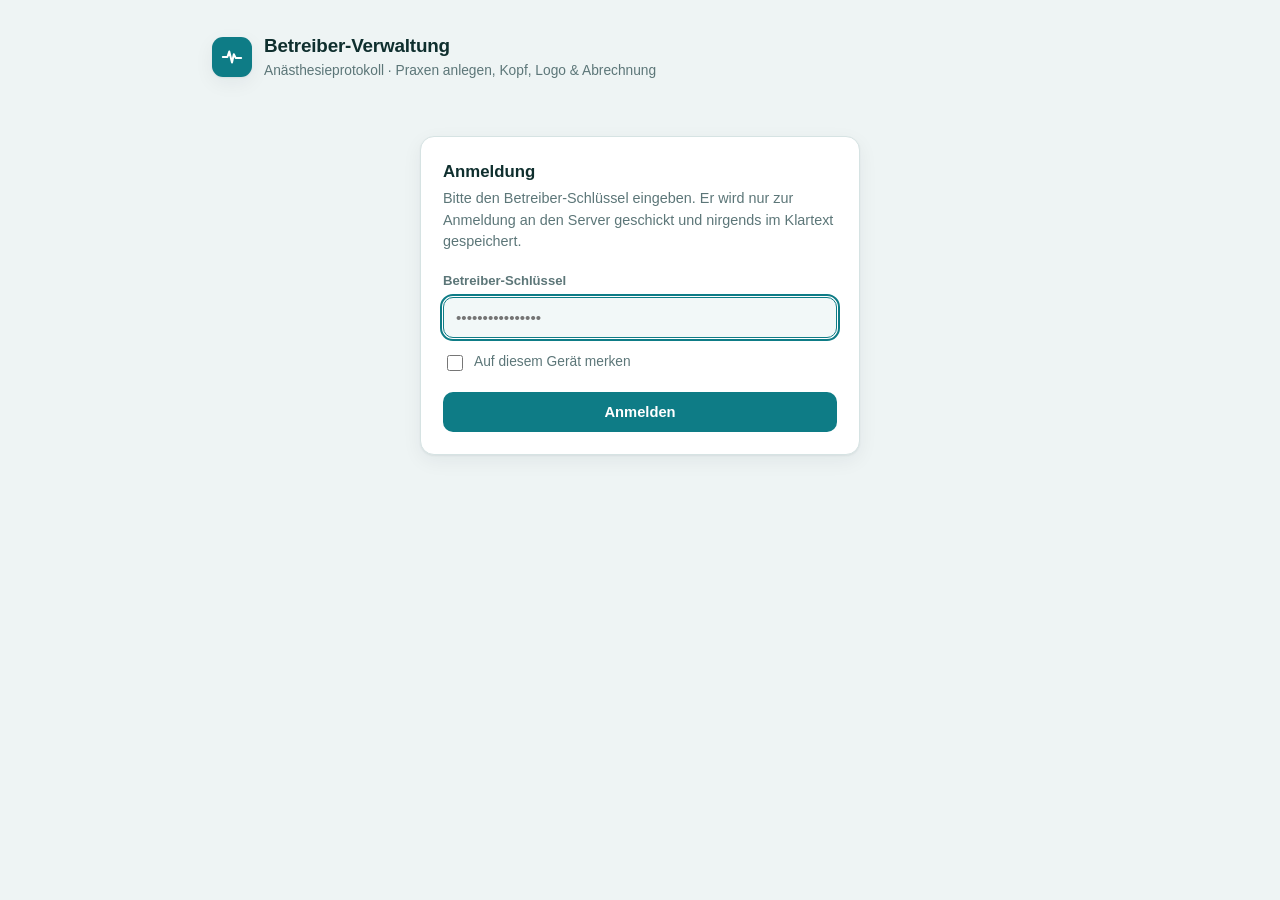
<file: betreiber.html>
<!doctype html>
<html lang="de">
<head>
<meta charset="utf-8">
<meta name="viewport" content="width=device-width, initial-scale=1">
<meta name="robots" content="noindex, nofollow">
<title>Betreiber · Anästhesieprotokoll</title>
<link rel="icon" href="data:image/svg+xml,%3Csvg%20xmlns='http://www.w3.org/2000/svg'%20viewBox='0%200%2064%2064'%3E%3Crect%20width='64'%20height='64'%20rx='14'%20fill='%230e7c86'/%3E%3Cpath%20d='M8%2034H20L26%2034L30%2016L36%2048L40%2030H56'%20fill='none'%20stroke='%23fff'%20stroke-width='4'%20stroke-linecap='round'%20stroke-linejoin='round'/%3E%3C/svg%3E">
<style>
  :root{
    --bg:#eef4f4; --surface:#ffffff; --surface-2:#f2f8f8; --border:#d6e3e3;
    --text:#0f2f2e; --muted:#5c7678; --brand:#0e7c86; --brand-strong:#0b6570; --brand-ink:#ffffff;
    --ok:#1f7a4d; --ok-bg:#e4f4ea; --ok-bd:#bfe3cd;
    --danger:#b3341f; --danger-bg:#fbe8e4; --danger-bd:#f0c4ba;
    --shadow:0 1px 2px rgba(9,40,44,.06), 0 6px 20px rgba(9,40,44,.06);
    --radius:14px;
  }
  @media (prefers-color-scheme: dark){
    :root{
      --bg:#0b1f22; --surface:#10292d; --surface-2:#143036; --border:#254649;
      --text:#e7f1f0; --muted:#93b0b1; --brand:#37b6c2; --brand-strong:#5cc9d3; --brand-ink:#062229;
      --ok:#49c78c; --ok-bg:#123a2c; --ok-bd:#1e5641;
      --danger:#ef7d6b; --danger-bg:#3a1a15; --danger-bd:#5e2b23;
      --shadow:0 1px 2px rgba(0,0,0,.3), 0 8px 24px rgba(0,0,0,.28);
    }
  }
  *{box-sizing:border-box}
  html,body{margin:0}
  body{
    background:var(--bg); color:var(--text); min-height:100vh;
    font-family:-apple-system,BlinkMacSystemFont,"Segoe UI",Roboto,Helvetica,Arial,sans-serif;
    line-height:1.5; -webkit-font-smoothing:antialiased;
    padding:24px 16px 64px;
  }
  .wrap{max-width:860px;margin:0 auto}
  .brand{display:flex;align-items:center;gap:12px;margin:8px 2px 22px}
  .brand .mark{width:40px;height:40px;border-radius:11px;background:var(--brand);color:var(--brand-ink);
    display:grid;place-items:center;flex:0 0 auto;box-shadow:var(--shadow)}
  .brand .mark svg{width:22px;height:22px}
  .brand h1{font-size:1.18rem;margin:0;letter-spacing:-.01em}
  .brand p{margin:1px 0 0;color:var(--muted);font-size:.86rem}

  .card{background:var(--surface);border:1px solid var(--border);border-radius:var(--radius);
    box-shadow:var(--shadow)}
  .pad{padding:22px}

  /* ---- Login ---- */
  #login{max-width:440px;margin:6vh auto 0}
  #login h2{margin:0 0 4px;font-size:1.05rem}
  #login p.sub{margin:0 0 18px;color:var(--muted);font-size:.9rem}
  label.fld{display:block;font-size:.82rem;font-weight:600;color:var(--muted);margin:0 0 6px}
  .keyrow{display:flex;gap:8px}
  input[type=password],input[type=text],input.search{
    width:100%;padding:11px 12px;border:1px solid var(--border);border-radius:10px;
    background:var(--surface-2);color:var(--text);font-size:.95rem;font-family:inherit}
  input:focus{outline:2px solid var(--brand);outline-offset:1px;border-color:var(--brand)}
  .remember{display:flex;align-items:center;gap:8px;margin:14px 0 18px;color:var(--muted);font-size:.86rem}
  .remember input{width:16px;height:16px;accent-color:var(--brand)}

  .btn{appearance:none;border:1px solid transparent;border-radius:10px;padding:11px 16px;
    font-size:.92rem;font-weight:600;font-family:inherit;cursor:pointer;transition:transform .06s, filter .15s}
  .btn:active{transform:scale(.98)}
  .btn[disabled]{opacity:.55;cursor:not-allowed}
  .btn-primary{background:var(--brand);color:var(--brand-ink)}
  .btn-primary:hover{filter:brightness(1.06)}
  .btn-ghost{background:var(--surface-2);color:var(--text);border-color:var(--border)}
  .btn-ok{background:var(--ok);color:#fff}
  .btn-danger{background:transparent;color:var(--danger);border-color:var(--danger-bd)}
  .btn-danger:hover{background:var(--danger-bg)}
  .btn-sm{padding:7px 13px;font-size:.85rem}

  /* ---- App ---- */
  #app{display:none}
  .toolbar{display:flex;gap:10px;align-items:center;flex-wrap:wrap;margin:0 2px 14px}
  .toolbar .search{flex:1 1 220px;min-width:0}
  .toolbar .spacer{flex:1}
  .summary{display:flex;gap:16px;flex-wrap:wrap;margin:0 2px 16px;color:var(--muted);font-size:.86rem}
  .summary b{color:var(--text)}

  .tablewrap{overflow-x:auto;border-radius:var(--radius)}
  table{width:100%;border-collapse:collapse;min-width:560px}
  thead th{font-size:.74rem;text-transform:uppercase;letter-spacing:.04em;color:var(--muted);
    text-align:left;font-weight:700;padding:12px 14px;border-bottom:1px solid var(--border)}
  thead th.num,tbody td.num{text-align:right;font-variant-numeric:tabular-nums}
  tbody td{padding:13px 14px;border-bottom:1px solid var(--border);vertical-align:middle}
  tbody tr:last-child td{border-bottom:none}
  .pname{font-weight:600}
  .pmeta{color:var(--muted);font-size:.78rem;margin-top:2px}
  .pill{display:inline-flex;align-items:center;gap:6px;font-size:.78rem;font-weight:700;
    padding:4px 10px;border-radius:999px;border:1px solid}
  .pill::before{content:"";width:7px;height:7px;border-radius:50%}
  .pill.on{color:var(--ok);background:var(--ok-bg);border-color:var(--ok-bd)}
  .pill.on::before{background:var(--ok)}
  .pill.off{color:var(--danger);background:var(--danger-bg);border-color:var(--danger-bd)}
  .pill.off::before{background:var(--danger)}
  td.act{text-align:right;white-space:nowrap}
  .badge-open{display:inline-block;min-width:22px;text-align:center;padding:2px 8px;border-radius:999px;
    background:var(--surface-2);border:1px solid var(--border);font-weight:700;font-size:.82rem}
  .badge-open.has{color:var(--danger);border-color:var(--danger-bd);background:var(--danger-bg)}

  .empty{padding:40px 20px;text-align:center;color:var(--muted)}
  .note{margin:18px 2px 0;color:var(--muted);font-size:.8rem}

  /* ---- Toast ---- */
  #toast{position:fixed;left:50%;bottom:26px;transform:translateX(-50%) translateY(20px);
    background:var(--text);color:var(--bg);padding:11px 18px;border-radius:10px;font-size:.9rem;font-weight:600;
    box-shadow:0 8px 30px rgba(0,0,0,.25);opacity:0;pointer-events:none;transition:opacity .2s, transform .2s;max-width:90vw}
  #toast.show{opacity:1;transform:translateX(-50%) translateY(0)}
  #toast.ok{background:var(--ok);color:#fff}
  #toast.err{background:var(--danger);color:#fff}
  .spin{display:inline-block;width:15px;height:15px;border:2px solid currentColor;border-right-color:transparent;
    border-radius:50%;animation:sp .7s linear infinite;vertical-align:-2px;margin-right:7px}
  @keyframes sp{to{transform:rotate(360deg)}}
  @media (prefers-reduced-motion: reduce){.spin{animation:none}}

  /* ---- Editor-Modal ---- */
  .warn{color:var(--danger);font-weight:600}
  .modal-back{position:fixed;inset:0;background:rgba(4,20,22,.55);display:none;align-items:flex-start;
    justify-content:center;padding:22px 14px;overflow:auto;z-index:60}
  .modal{max-width:640px;width:100%;margin:18px auto 40px}
  .modal-h{display:flex;align-items:center;justify-content:space-between;gap:12px;
    padding:16px 22px;border-bottom:1px solid var(--border)}
  .modal-h h2{margin:0;font-size:1.02rem;min-width:0;overflow:hidden;text-overflow:ellipsis;white-space:nowrap}
  .modal-h .x{background:none;border:none;color:var(--muted);font-size:1.05rem;cursor:pointer;
    padding:4px 9px;border-radius:8px;flex:0 0 auto}
  .modal-h .x:hover{background:var(--surface-2);color:var(--text)}
  .modal-b{padding:18px 22px}
  .modal-b label.fld{margin-top:14px}
  .modal-b > label.fld:first-child{margin-top:0}
  .modal-b textarea{width:100%;padding:11px 12px;border:1px solid var(--border);border-radius:10px;
    background:var(--surface-2);color:var(--text);font-family:inherit;font-size:.95rem;line-height:1.45;resize:vertical}
  .modal-b textarea:focus{outline:2px solid var(--brand);outline-offset:1px;border-color:var(--brand)}
  .grid2{display:grid;grid-template-columns:1fr 1fr;gap:0 14px}
  .grid3{display:grid;grid-template-columns:1fr 1fr 1fr;gap:0 14px}
  @media (max-width:520px){ .grid2,.grid3{grid-template-columns:1fr} }
  .modal-f{display:flex;justify-content:flex-end;gap:10px;padding:15px 22px;border-top:1px solid var(--border);
    position:sticky;bottom:0;background:var(--surface);border-radius:0 0 var(--radius) var(--radius)}
  .linkbtn{background:none;border:none;color:var(--brand);font:inherit;font-size:.78rem;font-weight:600;
    cursor:pointer;padding:0;margin-left:8px;text-decoration:underline}
  .linkrow{margin-bottom:8px}
  .logo-row{display:flex;gap:14px;align-items:center;margin-top:8px}
  .logo-prev{width:96px;height:60px;flex:0 0 auto;border:1px dashed var(--border);border-radius:10px;
    display:grid;place-items:center;background:#fff;color:var(--muted);font-size:.74rem;overflow:hidden;text-align:center;padding:4px}
  .logo-prev img{max-width:100%;max-height:100%;object-fit:contain}
  .logo-actions{display:flex;flex-direction:column;gap:7px;align-items:flex-start;min-width:0}
  .logo-hint{color:var(--muted);font-size:.76rem}

  /* ---- Abrechnung (GiroCode) ---- */
  .bill-sum{background:var(--surface-2);border:1px solid var(--border);border-radius:10px;
    padding:12px 14px;font-size:.9rem;margin-bottom:16px}
  .bill-sum b{color:var(--text)}
  .bill-grid{display:flex;gap:18px;flex-wrap:wrap;align-items:flex-start}
  .qr-box{flex:0 0 auto;width:180px;height:180px;background:#fff;border:1px solid var(--border);
    border-radius:12px;padding:8px;display:grid;place-items:center}
  .qr-box svg{width:100%;height:100%;display:block}
  .qr-fail{font-size:.76rem;color:var(--danger);text-align:center;padding:8px;line-height:1.4}
  .bank{flex:1 1 240px;min-width:0}
  .bank dl{margin:0;display:grid;grid-template-columns:auto 1fr;gap:7px 14px;font-size:.9rem}
  .bank dt{color:var(--muted);font-weight:600}
  .bank dd{margin:0;font-variant-numeric:tabular-nums;overflow-wrap:anywhere}
  .bank dd.amount{font-weight:700;color:var(--text)}
  .bill-hint{color:var(--muted);font-size:.78rem;margin:16px 0 0;line-height:1.5}
  @media (max-width:520px){ .qr-box{margin:0 auto} }
</style>
</head>
<body>
<div class="wrap">

  <div class="brand">
    <div class="mark" aria-hidden="true">
      <svg viewBox="0 0 24 24" fill="none" stroke="currentColor" stroke-width="2.2" stroke-linecap="round" stroke-linejoin="round">
        <path d="M2 12H7L9 6L12 18L14 9L16 13H22"/>
      </svg>
    </div>
    <div>
      <h1>Betreiber-Verwaltung</h1>
      <p>Anästhesieprotokoll · Praxen anlegen, Kopf, Logo &amp; Abrechnung</p>
    </div>
  </div>

  <!-- ================= LOGIN ================= -->
  <div id="login" class="card pad">
    <h2>Anmeldung</h2>
    <p class="sub">Bitte den Betreiber-Schlüssel eingeben. Er wird nur zur Anmeldung an den Server geschickt und nirgends im Klartext gespeichert.</p>
    <form id="loginForm" autocomplete="off">
      <label class="fld" for="keyInput">Betreiber-Schlüssel</label>
      <div class="keyrow">
        <input id="keyInput" type="password" placeholder="••••••••••••••••" autocomplete="off" spellcheck="false">
      </div>
      <div class="remember">
        <input id="remember" type="checkbox"><label for="remember" style="margin:0;font-weight:500">Auf diesem Gerät merken</label>
      </div>
      <button class="btn btn-primary" id="loginBtn" type="submit" style="width:100%">Anmelden</button>
      <div id="loginErr" class="note" style="color:var(--danger);display:none"></div>
    </form>
  </div>

  <!-- ================= APP ================= -->
  <div id="app">
    <div class="toolbar">
      <input class="search" id="search" type="text" placeholder="Praxis suchen…" autocomplete="off">
      <div class="spacer"></div>
      <button class="btn btn-primary btn-sm" id="newBtn" type="button">+ Neue Praxis</button>
      <button class="btn btn-ghost btn-sm" id="refreshBtn" type="button">Aktualisieren</button>
      <button class="btn btn-ghost btn-sm" id="logoutBtn" type="button">Abmelden</button>
    </div>

    <div class="summary" id="summary"></div>
    <div class="card">
      <div class="tablewrap">
        <table>
          <thead>
            <tr>
              <th>Praxis</th>
              <th>Status</th>
              <th class="num">Protokolle</th>
              <th class="num">offen</th>
              <th style="text-align:right">Aktion</th>
            </tr>
          </thead>
          <tbody id="rows"></tbody>
        </table>
      </div>
      <div class="empty" id="empty" style="display:none">Keine Praxis gefunden.</div>
    </div>
    <p class="note">„Offen" = finalisierte Protokolle (je 1,00 €), die noch nicht abgerechnet wurden. Sperren blockiert sofort das Öffnen der App <b>und</b> die Zählung; Freischalten macht denselben Link wieder gültig.</p>
  </div>

</div>

<!-- ================= EDITOR (Kopf & Logo) ================= -->
<div id="editorBack" class="modal-back" role="dialog" aria-modal="true" aria-labelledby="edTitle">
  <div class="modal card">
    <div class="modal-h">
      <h2 id="edTitle">Praxis bearbeiten</h2>
      <button class="x" id="edClose" type="button" aria-label="Schließen">✕</button>
    </div>
    <div class="modal-b">
      <div class="linkrow">
        <label class="fld">Zugangs-Link dieser Praxis</label>
        <div class="keyrow">
          <input id="ed_link" type="text" readonly style="flex:1;min-width:0">
          <button class="btn btn-ghost btn-sm" id="edCopy" type="button" style="flex:0 0 auto">Kopieren</button>
        </div>
      </div>

      <label class="fld" for="ed_header_name">Praxis-/Klinikname (erscheint im Kopf) *</label>
      <input type="text" id="ed_header_name" placeholder="z. B. Anästhesiepraxis Dr. Müller">

      <label class="fld" for="ed_header_sub">Untertitel</label>
      <input type="text" id="ed_header_sub" placeholder="z. B. Dr. med. Anna Müller · Rostock">

      <div class="grid2">
        <div><label class="fld" for="ed_inhaber">Ärztin/Arzt · Inhaber</label><input type="text" id="ed_inhaber" placeholder="Dr. med. Anna Müller"></div>
        <div><label class="fld" for="ed_email">E-Mail (für Rechnung)</label><input type="text" id="ed_email" placeholder="praxis@example.de"></div>
      </div>

      <label class="fld" for="ed_adresse">Anschrift</label>
      <input type="text" id="ed_adresse" placeholder="Musterstraße 1, 12345 Stadt">

      <div class="grid3">
        <div><label class="fld" for="ed_tel">Telefon</label><input type="text" id="ed_tel"></div>
        <div><label class="fld" for="ed_fax">Fax</label><input type="text" id="ed_fax"></div>
        <div><label class="fld" for="ed_notfall">Notfall-Nr.</label><input type="text" id="ed_notfall"></div>
      </div>
      <div class="grid2">
        <div><label class="fld" for="ed_mail">Kontakt-E-Mail (im Kopf)</label><input type="text" id="ed_mail"></div>
        <div><label class="fld" for="ed_web">Web</label><input type="text" id="ed_web"></div>
      </div>

      <label class="fld" for="ed_verantwortlich">DSGVO-Verantwortlicher<button type="button" class="linkbtn" id="ed_autoVer">aus Feldern erzeugen</button></label>
      <textarea id="ed_verantwortlich" rows="2" placeholder="Name, Anschrift und Kontakt der verantwortlichen Stelle"></textarea>

      <div style="display:flex;align-items:flex-start;gap:8px;margin:12px 0 4px">
        <input id="ed_pin_pflicht" type="checkbox" style="margin-top:3px">
        <label for="ed_pin_pflicht" style="margin:0;font-weight:500;font-size:.9rem">PIN für die Bildschirmsperre verpflichtend<br><span style="color:var(--muted);font-size:.8rem">Jedes Gerät dieser Praxis muss beim Start eine PIN festlegen; sie kann nicht entfernt werden.</span></label>
      </div>

      <label class="fld">Logo (optional)</label>
      <div class="logo-row">
        <div class="logo-prev" id="ed_logoPrev">kein Logo</div>
        <div class="logo-actions">
          <input type="file" id="ed_logoFile" accept="image/png,image/jpeg,image/webp" hidden>
          <button class="btn btn-ghost btn-sm" id="ed_logoBtn" type="button">Logo wählen…</button>
          <button class="btn btn-danger btn-sm" id="ed_logoDel" type="button" style="display:none">Logo entfernen</button>
          <div class="logo-hint">PNG/JPG · wird automatisch auf max. 320 px verkleinert</div>
        </div>
      </div>
    </div>
    <div class="modal-f">
      <button class="btn btn-ghost" id="edCancel" type="button">Abbrechen</button>
      <button class="btn btn-primary" id="edSave" type="button">Speichern</button>
    </div>
  </div>
</div>

<!-- ================= ABRECHNUNG (GiroCode) ================= -->
<div id="billBack" class="modal-back" role="dialog" aria-modal="true" aria-labelledby="billTitle">
  <div class="modal card">
    <div class="modal-h">
      <h2 id="billTitle">Abrechnung</h2>
      <button class="x" id="billClose" type="button" aria-label="Schließen">✕</button>
    </div>
    <div class="modal-b">
      <div class="bill-sum" id="billSum"></div>
      <div class="bill-grid">
        <div class="qr-box" id="billQr"></div>
        <div class="bank">
          <dl>
            <dt>Empfänger</dt><dd>Karl-Heinz Bicker</dd>
            <dt>IBAN</dt><dd>DE95 7005 1003 0000 7853 03</dd>
            <dt>BIC</dt><dd>BYLADEM1FSI</dd>
            <dt>Betrag</dt><dd class="amount" id="billAmount">–</dd>
            <dt>Verwendung</dt><dd id="billRef">–</dd>
          </dl>
          <p class="bill-hint">GiroCode mit einer Banking-App scannen oder die Bankdaten manuell übernehmen. „Als abgerechnet markieren" setzt den Offen-Zähler dieser Praxis auf 0 – bitte erst nach Zahlungseingang bestätigen.</p>
        </div>
      </div>
    </div>
    <div class="modal-f">
      <button class="btn btn-ghost" id="billCloseBtn" type="button">Schließen</button>
      <button class="btn btn-ok" id="billMark" type="button">Als abgerechnet markieren</button>
    </div>
  </div>
</div>

<div id="toast" role="status" aria-live="polite"></div>

<script src="assets/qrcode-generator.js"></script>
<script>
(function(){
  "use strict";
  var CFG = {
    fn: "https://xeuexovdipdiiuzjpzkj.supabase.co/functions/v1",
    apikey: "sb_publishable_3dLuQ2PfEsjavJyl0fmkaA_DXB8ZS6f"
  };
  var KKEY = "aprot_betreiber_key";

  var $ = function(id){ return document.getElementById(id); };
  var PRACTICES = [];
  var busy = false;
  var edId = null, edLogo = null, edVersion = "";

  function getKey(){ try{ return sessionStorage.getItem(KKEY) || localStorage.getItem(KKEY) || ""; }catch(e){ return ""; } }
  function setKey(v, persist){ try{ sessionStorage.setItem(KKEY, v); if(persist){ localStorage.setItem(KKEY, v); } else { localStorage.removeItem(KKEY); } }catch(e){} }
  function clearKey(){ try{ sessionStorage.removeItem(KKEY); localStorage.removeItem(KKEY); }catch(e){} }

  var toastT;
  function toast(msg, kind){
    var t = $("toast"); t.textContent = msg; t.className = "show" + (kind ? " " + kind : "");
    clearTimeout(toastT); toastT = setTimeout(function(){ t.className = t.className.replace("show","").trim(); }, 2600);
  }

  function api(action, extra, fnName){
    var key = getKey();
    var body = Object.assign({ action: action }, extra || {});
    return fetch(CFG.fn + "/" + (fnName || "aprot-admin"), {
      method: "POST",
      headers: { "Content-Type":"application/json", "apikey":CFG.apikey, "x-admin-key":key },
      body: JSON.stringify(body)
    }).then(function(res){
      return res.json().catch(function(){ return {}; }).then(function(data){
        if(res.status === 401){ var e = new Error("unauthorized"); e.code = 401; throw e; }
        if(!res.ok || (data && data.error)){ var e2 = new Error((data && data.error) || ("http_" + res.status)); e2.code = res.status; throw e2; }
        return data;
      });
    });
  }

  function fmtDate(s){
    try{ return new Date(s).toLocaleDateString("de-DE", {year:"numeric",month:"2-digit",day:"2-digit"}); }
    catch(e){ return ""; }
  }
  function esc(s){ return String(s==null?"":s).replace(/[&<>"']/g, function(c){
    return {"&":"&amp;","<":"&lt;",">":"&gt;",'"':"&quot;","'":"&#39;"}[c]; }); }

  function showLogin(){ $("app").style.display="none"; $("login").style.display=""; setTimeout(function(){ $("keyInput").focus(); },50); }
  function showApp(){ $("login").style.display="none"; $("app").style.display="block"; }

  function setBusy(b){
    busy = b;
    [].forEach.call(document.querySelectorAll("#app button, #app input"), function(el){ el.disabled = b; });
  }

  function renderRows(){
    var q = ($("search").value || "").trim().toLowerCase();
    var list = PRACTICES.filter(function(p){ return !q || String(p.name||"").toLowerCase().indexOf(q) >= 0; });
    var tb = $("rows"); tb.innerHTML = "";
    $("empty").style.display = list.length ? "none" : "";

    var nAktiv = 0, nGesperrt = 0, offen = 0;
    PRACTICES.forEach(function(p){ if(p.active){ nAktiv++; } else { nGesperrt++; } offen += (+p.bogen_offen||0); });
    $("summary").innerHTML =
      "<span><b>" + PRACTICES.length + "</b> Praxen</span>" +
      "<span><b>" + nAktiv + "</b> aktiv</span>" +
      "<span><b>" + nGesperrt + "</b> gesperrt</span>" +
      "<span><b>" + offen + "</b> Protokolle offen</span>";

    list.forEach(function(p){
      var tr = document.createElement("tr");
      var open = +p.bogen_offen || 0;
      var meta = 'seit ' + fmtDate(p.created_at);
      if(!p.configured){ meta += ' · <span class="warn">Kopf fehlt</span>'; }
      else if(p.has_logo){ meta += ' · mit Logo'; }
      tr.innerHTML =
        '<td><div class="pname">' + esc(p.name) + '</div><div class="pmeta">' + meta + '</div></td>' +
        '<td><span class="pill ' + (p.active?"on":"off") + '">' + (p.active?"Aktiv":"Gesperrt") + '</span></td>' +
        '<td class="num">' + (+p.bogen_total||0) + '</td>' +
        '<td class="num"><span class="badge-open ' + (open>0?"has":"") + '">' + open + '</span></td>' +
        '<td class="act"></td>';
      var act = tr.querySelector(".act");
      if(open > 0){
        var billBtn = document.createElement("button");
        billBtn.className = "btn btn-ok btn-sm"; billBtn.textContent = "Abrechnen"; billBtn.style.marginRight = "8px";
        billBtn.onclick = function(){ openBill(p); };
        act.appendChild(billBtn);
      }
      var edBtn = document.createElement("button");
      edBtn.className = "btn btn-ghost btn-sm"; edBtn.textContent = "Bearbeiten"; edBtn.style.marginRight = "8px";
      edBtn.onclick = function(){ openEditor(p.id); };
      var btn = document.createElement("button");
      if(p.active){ btn.className = "btn btn-danger btn-sm"; btn.textContent = "Sperren"; }
      else { btn.className = "btn btn-ok btn-sm"; btn.textContent = "Freischalten"; }
      btn.onclick = function(){ toggle(p); };
      act.appendChild(edBtn); act.appendChild(btn);
      tb.appendChild(tr);
    });
  }

  function toggle(p){
    if(busy) return;
    var toActive = !p.active;
    if(!toActive){
      var ok = window.confirm('Praxis „' + p.name + '" wirklich sperren?\n\n' +
        'Der Zugangslink funktioniert dann nicht mehr und es werden keine Protokolle mehr berechnet.\n' +
        'Du kannst sie jederzeit wieder freischalten.');
      if(!ok) return;
    }
    setBusy(true);
    api("set_active", { customer_id: p.id, active: toActive }).then(function(){
      toast((toActive ? "Freigeschaltet: " : "Gesperrt: ") + p.name, "ok");
      return load(true);
    }).catch(handleErr).then(function(){ setBusy(false); });
  }

  function handleErr(e){
    if(e && e.code === 401){ clearKey(); toast("Schlüssel ungültig", "err"); showLogin(); return; }
    var map = { not_found:"Praxis nicht gefunden", server_error:"Serverfehler", bad_customer_id:"Ungültige Praxis-ID",
      bad_logo:"Logo-Format ungültig – bitte Bilddatei wählen", branding_too_large:"Logo/Daten zu groß – kleineres Bild wählen",
      bad_name:"Name ist zu kurz", bad_branding:"Angaben ungültig" };
    toast(map[e && e.message] || "Fehler: " + (e && e.message || "unbekannt"), "err");
  }

  function load(silent){
    if(!getKey()){ showLogin(); return Promise.resolve(); }
    if(!silent) setBusy(true);
    return api("list").then(function(d){
      PRACTICES = (d && d.customers) || [];
      showApp(); renderRows();
    }).catch(handleErr).then(function(){ if(!silent) setBusy(false); });
  }

  // ---- Wiring ----
  $("loginForm").addEventListener("submit", function(ev){
    ev.preventDefault();
    var v = ($("keyInput").value || "").trim();
    $("loginErr").style.display = "none";
    if(!v){ $("loginErr").textContent = "Bitte Schlüssel eingeben."; $("loginErr").style.display=""; return; }
    setKey(v, $("remember").checked);
    $("loginBtn").innerHTML = '<span class="spin"></span>Prüfe…'; $("loginBtn").disabled = true;
    api("list").then(function(d){
      PRACTICES = (d && d.customers) || [];
      $("keyInput").value = "";
      showApp(); renderRows();
    }).catch(function(e){
      if(e && e.code === 401){ clearKey(); $("loginErr").textContent = "Schlüssel ist nicht korrekt."; }
      else { $("loginErr").textContent = "Verbindungsfehler – bitte erneut versuchen."; }
      $("loginErr").style.display = "";
    }).then(function(){ $("loginBtn").innerHTML = "Anmelden"; $("loginBtn").disabled = false; });
  });

  $("search").addEventListener("input", renderRows);
  $("refreshBtn").addEventListener("click", function(){ load(); });
  $("logoutBtn").addEventListener("click", function(){
    clearKey(); PRACTICES = []; $("search").value="";
    showLogin();
  });

  // ---------- Editor (Kopf & Logo) ----------
  function val(id){ return ($(id).value || ""); }

  function buildLink(token){
    var base = (location.protocol === "http:" || location.protocol === "https:")
      ? location.origin : "https://anaesthesieprotokoll.vaydena.de";
    return base + "/app.html?k=" + (token || "");
  }

  function showEditor(){ $("editorBack").style.display = "flex"; document.body.style.overflow = "hidden"; }
  function hideEditor(){ $("editorBack").style.display = "none"; document.body.style.overflow = ""; edId = null; edLogo = null; edVersion = ""; }

  function showLogoPreview(url){
    var pv = $("ed_logoPrev");
    if(url){ pv.innerHTML = ""; var im = document.createElement("img"); im.src = url; im.alt = ""; pv.appendChild(im); $("ed_logoDel").style.display = ""; }
    else { pv.textContent = "kein Logo"; $("ed_logoDel").style.display = "none"; }
  }

  function fillEditor(p){
    var b = p.branding || {}, px = b.praxis || {};
    edId = p.id;
    edVersion = px.version || "";
    edLogo = (typeof b.logo === "string" && b.logo) ? b.logo : null;
    $("ed_header_name").value    = b.header_name || px.name || "";
    $("ed_header_sub").value     = b.header_sub || "";
    $("ed_inhaber").value        = px.inhaber || "";
    $("ed_email").value          = p.contact_email || "";
    $("ed_adresse").value        = px.adresse || "";
    $("ed_tel").value            = px.tel || "";
    $("ed_fax").value            = px.fax || "";
    $("ed_notfall").value        = px.notfall || "";
    $("ed_mail").value           = px.mail || "";
    $("ed_web").value            = px.web || "";
    $("ed_verantwortlich").value = b.verantwortlich || "";
    $("ed_pin_pflicht").checked  = !!b.pin_pflicht;
    $("ed_link").value           = buildLink(p.token);
    showLogoPreview(edLogo);
    $("edTitle").textContent = "Praxis: " + (p.name || "");
  }

  function openEditor(pid){
    showEditor();
    $("edSave").disabled = true;
    api("get_practice", { customer_id: pid }).then(function(d){
      fillEditor(d.practice);
      $("edSave").disabled = false;
      setTimeout(function(){ try{ $("ed_header_name").focus(); }catch(e){} }, 60);
    }).catch(function(e){ hideEditor(); handleErr(e); });
  }

  function autoVerantwortlich(){
    var parts = [];
    var n = val("ed_header_name").trim(); if(n) parts.push(n);
    var a = val("ed_adresse").trim();     if(a) parts.push(a);
    var t = val("ed_tel").trim();         if(t) parts.push("Tel. " + t);
    var m = val("ed_mail").trim();        if(m) parts.push(m);
    $("ed_verantwortlich").value = parts.length ? (parts.join(", ") + ".") : "";
  }

  function scaleLogo(file, cb){
    if(file.size > 8 * 1024 * 1024){ toast("Bild ist zu groß (max. 8 MB)", "err"); return; }
    var reader = new FileReader();
    reader.onload = function(){
      var img = new Image();
      img.onload = function(){
        var max = 320, w = img.naturalWidth, h = img.naturalHeight;
        if(!w || !h){ toast("Bild konnte nicht gelesen werden", "err"); return; }
        if(w > max || h > max){ var r = Math.min(max / w, max / h); w = Math.round(w * r); h = Math.round(h * r); }
        var c = document.createElement("canvas"); c.width = w; c.height = h;
        var ctx = c.getContext("2d"); ctx.drawImage(img, 0, 0, w, h);
        var out;
        try{ out = c.toDataURL("image/png"); }
        catch(e){ toast("Bildformat nicht unterstützt", "err"); return; }
        if(out.length > 140000){ var j = c.toDataURL("image/jpeg", 0.85); if(j.length < out.length) out = j; }
        cb(out);
      };
      img.onerror = function(){ toast("Bild konnte nicht geladen werden", "err"); };
      img.src = reader.result;
    };
    reader.onerror = function(){ toast("Datei konnte nicht gelesen werden", "err"); };
    reader.readAsDataURL(file);
  }

  function saveEditor(){
    if(!edId) return;
    var hn = val("ed_header_name").trim();
    if(!hn){ toast("Bitte einen Praxis-/Kliniknamen eingeben", "err"); try{ $("ed_header_name").focus(); }catch(e){} return; }
    var branding = {
      header_name: hn,
      header_sub: val("ed_header_sub").trim(),
      verantwortlich: val("ed_verantwortlich").trim(),
      pin_pflicht: !!$("ed_pin_pflicht").checked,
      praxis: {
        name:    hn,
        inhaber: val("ed_inhaber").trim(),
        adresse: val("ed_adresse").trim(),
        tel:     val("ed_tel").trim(),
        fax:     val("ed_fax").trim(),
        notfall: val("ed_notfall").trim(),
        mail:    val("ed_mail").trim(),
        web:     val("ed_web").trim(),
        version: edVersion || ""
      }
    };
    if(edLogo) branding.logo = edLogo;
    var email = val("ed_email").trim();
    var save = $("edSave");
    save.innerHTML = '<span class="spin"></span>Speichern…'; save.disabled = true;
    api("save_practice", { customer_id: edId, contact_email: email, branding: branding }).then(function(){
      toast("Gespeichert", "ok"); hideEditor(); return load(true);
    }).catch(handleErr).then(function(){ save.innerHTML = "Speichern"; save.disabled = false; });
  }

  function copyLink(){
    var v = $("ed_link").value || "";
    if(!v) return;
    function done(){ toast("Link kopiert", "ok"); }
    function fallback(){ try{ $("ed_link").select(); document.execCommand("copy"); done(); }catch(e){ toast("Kopieren nicht möglich", "err"); } }
    if(navigator.clipboard && navigator.clipboard.writeText){ navigator.clipboard.writeText(v).then(done).catch(fallback); }
    else { fallback(); }
  }

  function newPractice(){
    if(busy) return;
    var name = window.prompt("Interne Bezeichnung der neuen Praxis\n(z. B. „Praxis Dr. Müller, Rostock“):");
    if(name === null) return;
    name = (name || "").trim();
    if(name.length < 2){ toast("Name ist zu kurz", "err"); return; }
    setBusy(true);
    api("create_practice", { name: name }).then(function(d){
      var np = d.customer;
      toast("Praxis angelegt", "ok");
      return load(true).then(function(){ setBusy(false); if(np) openEditor(np.id); });
    }).catch(function(e){ setBusy(false); handleErr(e); });
  }

  $("newBtn").addEventListener("click", newPractice);
  $("edClose").addEventListener("click", hideEditor);
  $("edCancel").addEventListener("click", hideEditor);
  $("edSave").addEventListener("click", saveEditor);
  $("edCopy").addEventListener("click", copyLink);
  $("ed_autoVer").addEventListener("click", autoVerantwortlich);
  $("ed_logoBtn").addEventListener("click", function(){ $("ed_logoFile").click(); });
  $("ed_logoDel").addEventListener("click", function(){ edLogo = null; showLogoPreview(null); });
  $("ed_logoFile").addEventListener("change", function(){
    var f = this.files && this.files[0]; this.value = "";
    if(f) scaleLogo(f, function(url){ edLogo = url; showLogoPreview(url); });
  });
  $("editorBack").addEventListener("click", function(ev){ if(ev.target === $("editorBack")) hideEditor(); });
  document.addEventListener("keydown", function(ev){
    if(ev.key !== "Escape") return;
    if($("billBack").style.display === "flex"){ hideBill(); return; }
    if($("editorBack").style.display === "flex") hideEditor();
  });

  // ---------- Abrechnung (GiroCode) ----------
  var VAYDENA = { payee:"Karl-Heinz Bicker", iban:"DE95700510030000785303", bic:"BYLADEM1FSI" };
  var PREIS = 1.00;
  var billCust = null;

  function asciiFold(s){
    return String(s==null?"":s)
      .replace(/ä/g,"ae").replace(/ö/g,"oe").replace(/ü/g,"ue")
      .replace(/Ä/g,"Ae").replace(/Ö/g,"Oe").replace(/Ü/g,"Ue").replace(/ß/g,"ss")
      .replace(/[^\x20-\x7E]/g," ").replace(/\s+/g," ").trim();
  }
  function fmtEuro(n){ return (Number(n)||0).toFixed(2).replace(".",",") + " €"; }

  function showBill(){ $("billBack").style.display = "flex"; document.body.style.overflow = "hidden"; }
  function hideBill(){ $("billBack").style.display = "none"; document.body.style.overflow = ""; billCust = null; }

  function renderGiroCode(betrag, ref){
    var box = $("billQr"); box.innerHTML = "";
    try{
      if(typeof qrcode !== "function") throw new Error("qr_lib_missing");
      var amount = "EUR" + (Number(betrag)||0).toFixed(2);
      var payload = ["BCD","002","1","SCT", VAYDENA.bic, VAYDENA.payee, VAYDENA.iban, amount, "", "", ref].join("\n");
      var qr = qrcode(0, "M"); qr.addData(payload); qr.make();
      box.innerHTML = qr.createSvgTag({ cellSize:4, margin:2, scalable:true, alt:"GiroCode für die SEPA-Überweisung", title:"GiroCode" });
    }catch(e){
      box.innerHTML = '<div class="qr-fail">QR-Code konnte nicht erzeugt werden.<br>Bitte die Bankdaten manuell übernehmen.</div>';
    }
  }

  function openBill(p){
    billCust = p;
    var n = +p.bogen_offen || 0;
    var betrag = n * PREIS;
    var ref = asciiFold("Anaesthesieprotokoll " + n + " Protokolle " + (p.name||"")).slice(0,140);
    $("billTitle").textContent = "Abrechnung · " + (p.name || "");
    $("billSum").innerHTML = "<b>" + esc(p.name||"") + "</b> · <b>" + n + "</b> offene Protokoll" + (n===1?"":"e") +
      " · je " + fmtEuro(PREIS) + " = <b>" + fmtEuro(betrag) + "</b>";
    $("billAmount").textContent = fmtEuro(betrag);
    $("billRef").textContent = ref;
    $("billMark").disabled = n <= 0;
    renderGiroCode(betrag, ref);
    showBill();
  }

  function markBilled(){
    if(!billCust) return;
    var p = billCust, n = +p.bogen_offen || 0;
    if(n <= 0) return;
    var ok = window.confirm('„' + p.name + '": ' + n + ' Protokoll' + (n===1?"":"e") + ' als abgerechnet markieren?\n\n' +
      'Der Offen-Zähler dieser Praxis wird auf 0 gesetzt. Bitte erst nach Zahlungseingang bestätigen.');
    if(!ok) return;
    var b = $("billMark"); b.innerHTML = '<span class="spin"></span>Markiere…'; b.disabled = true;
    api("mark_billed", { customer_id: p.id }).then(function(d){
      toast(((d && d.marked) ? d.marked : 0) + " Protokoll(e) als abgerechnet markiert", "ok");
      hideBill();
      return load(true);
    }).catch(handleErr).then(function(){ b.innerHTML = "Als abgerechnet markieren"; b.disabled = false; });
  }

  $("billClose").addEventListener("click", hideBill);
  $("billCloseBtn").addEventListener("click", hideBill);
  $("billMark").addEventListener("click", markBilled);
  $("billBack").addEventListener("click", function(ev){ if(ev.target === $("billBack")) hideBill(); });

  // Auto-Login, wenn Schlüssel gemerkt wurde
  if(getKey()){ load(); } else { showLogin(); }
})();
</script>
</body>
</html>
</file>
